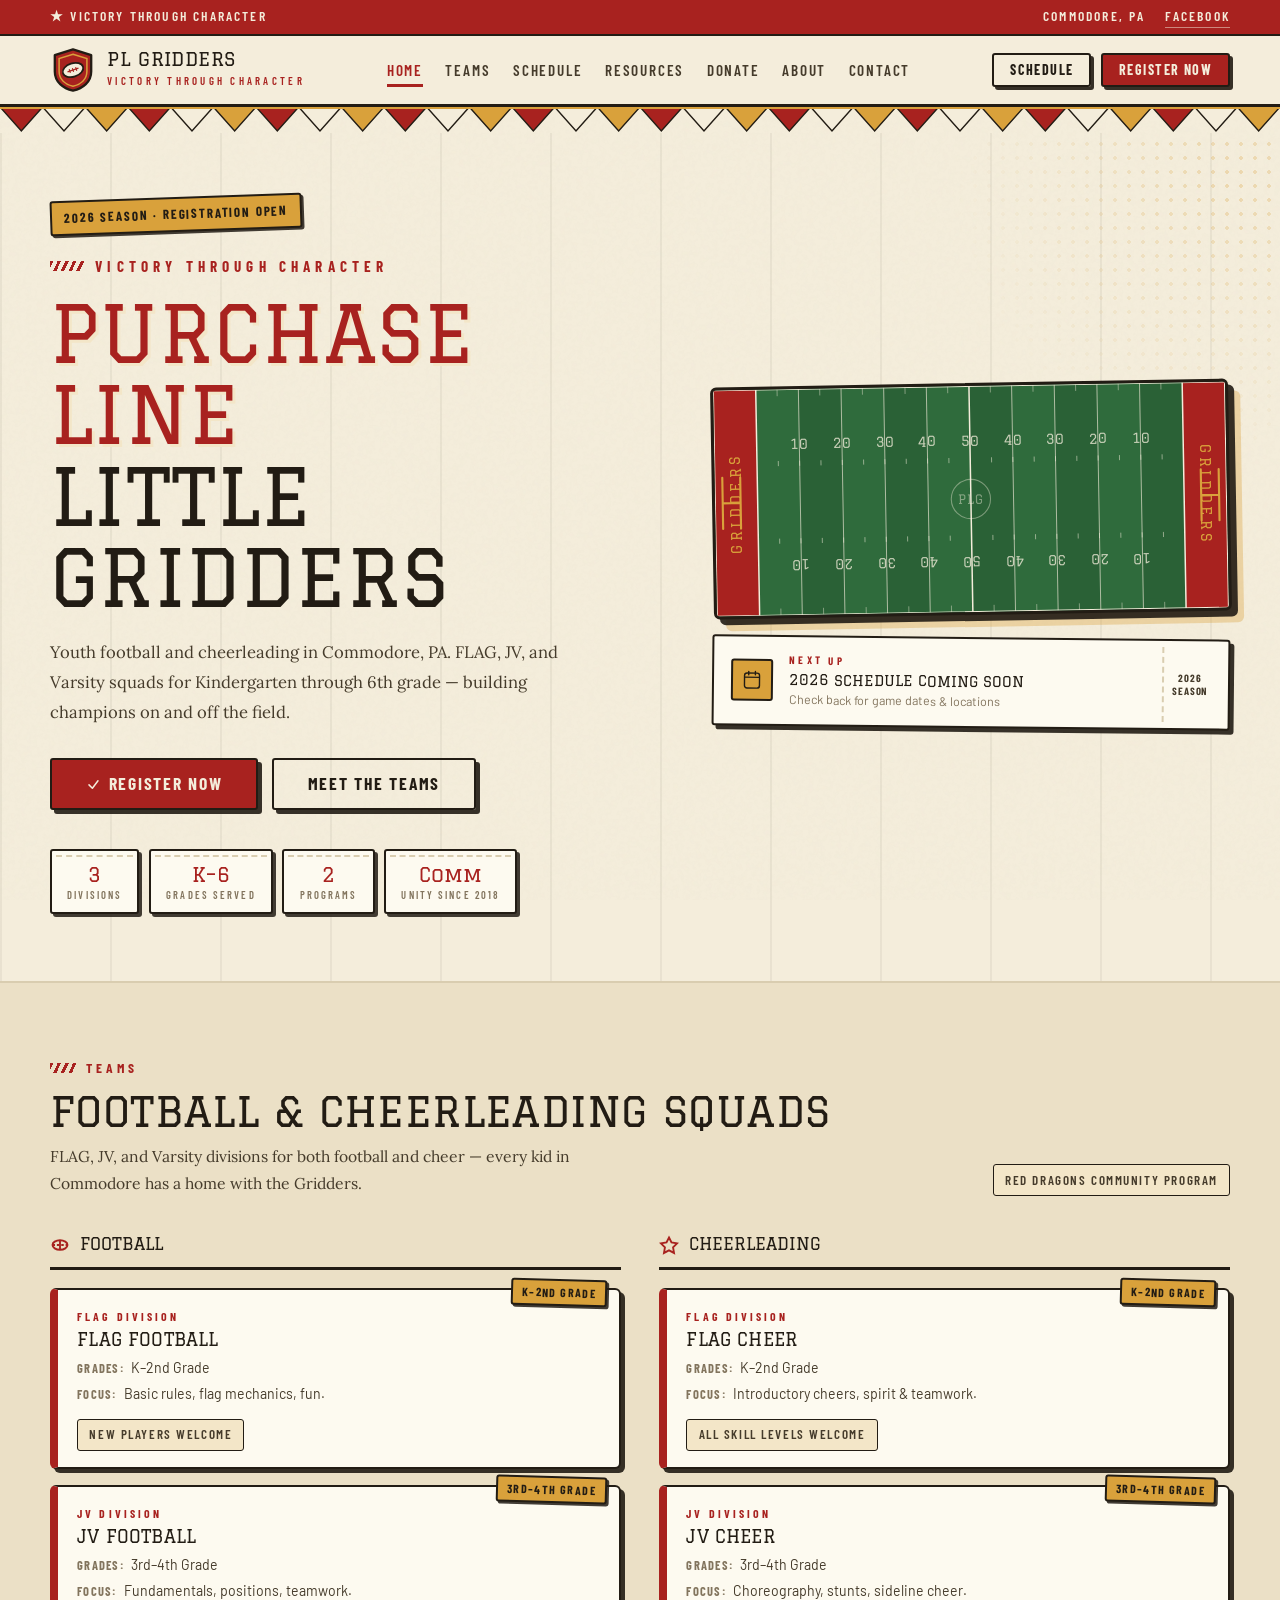
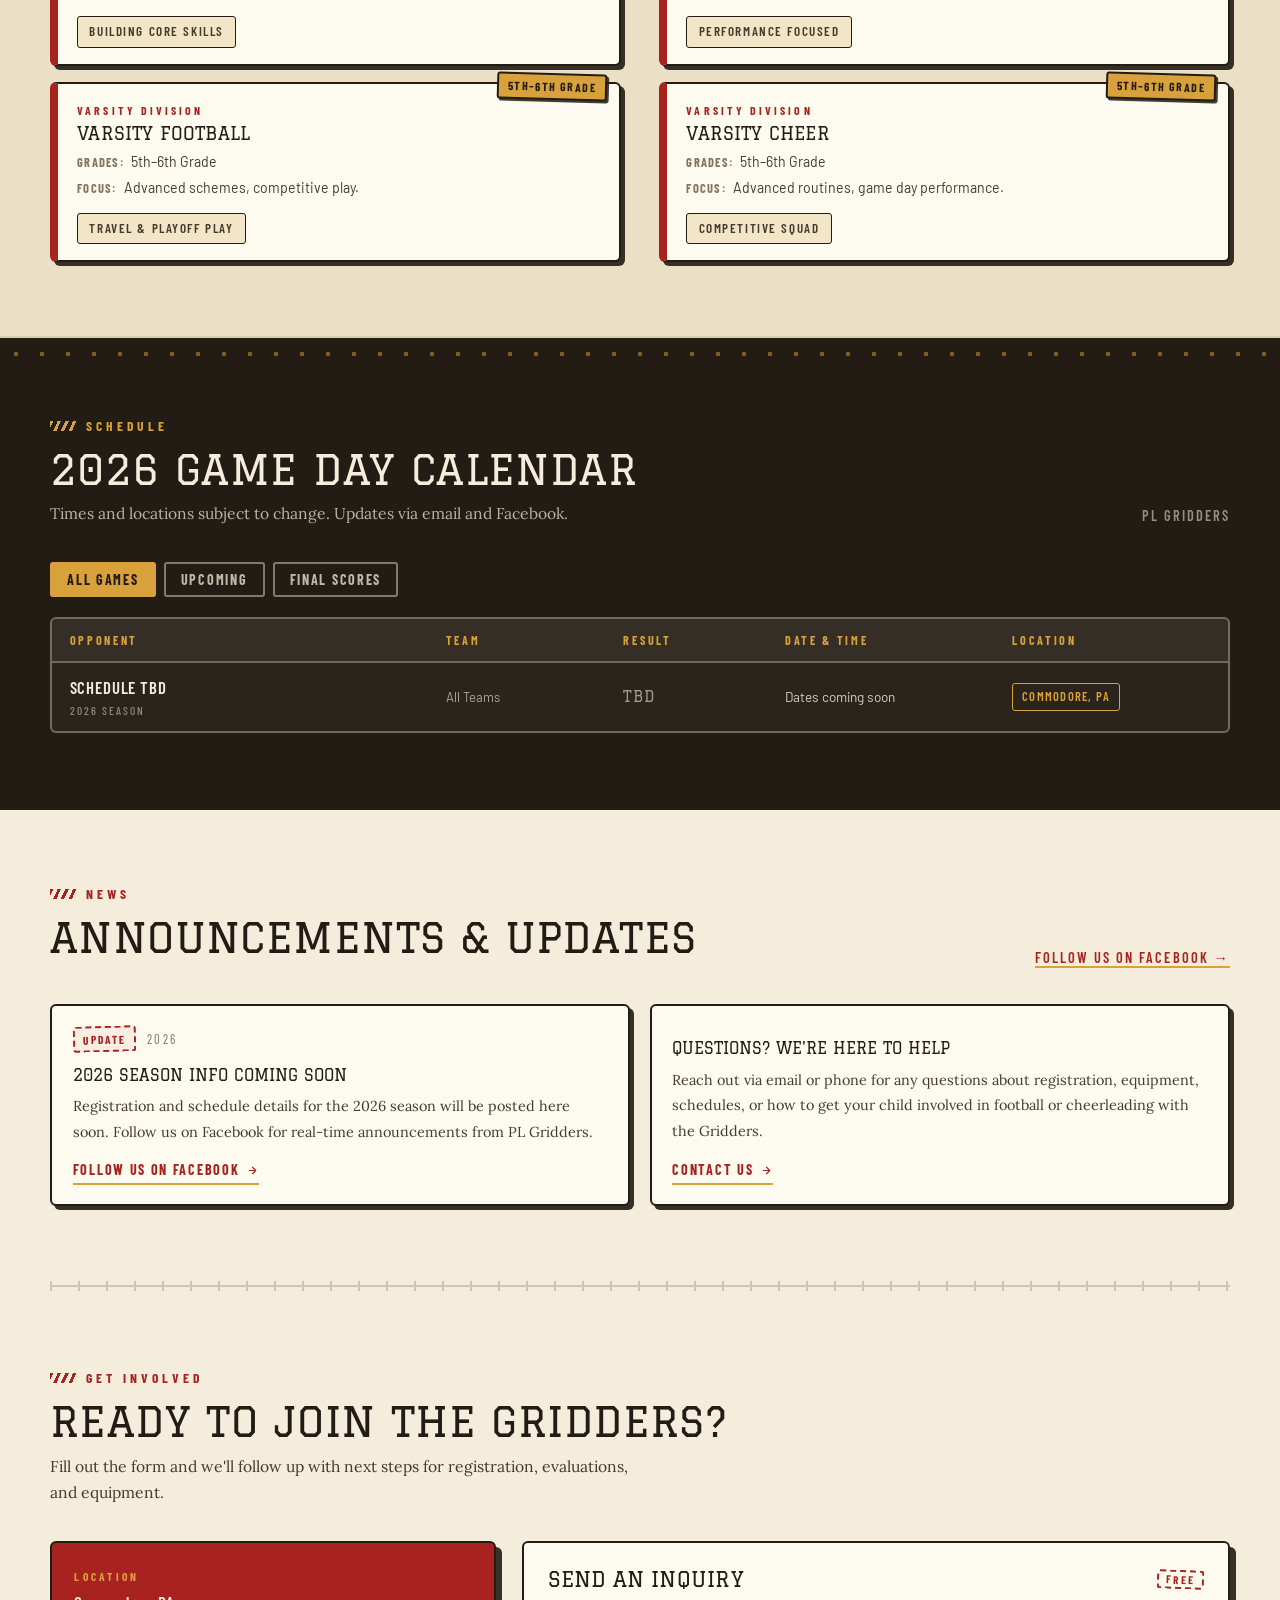
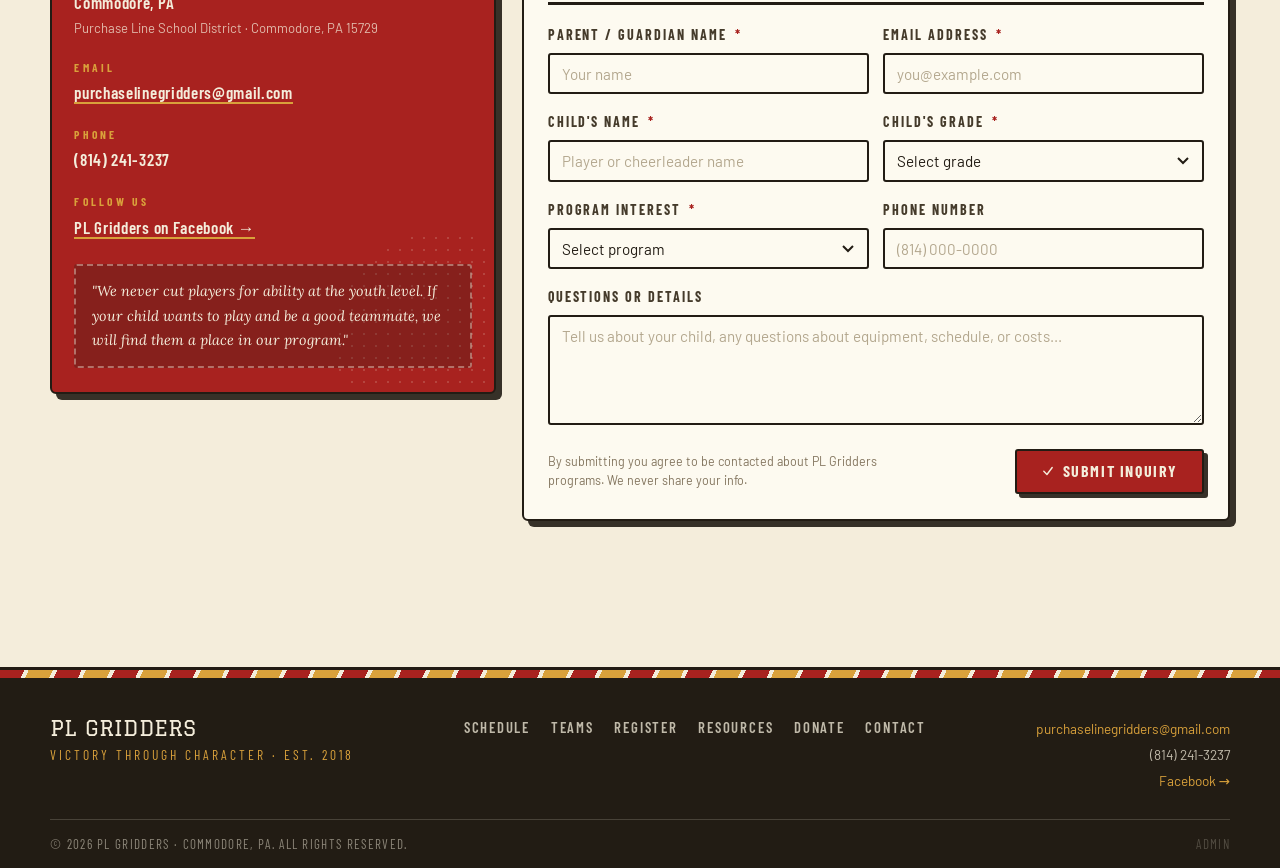
<file: index.html>
<!DOCTYPE html>
<html lang="en">
<head>
  <meta charset="UTF-8">
  <title>PL Gridders | Victory Through Character</title>
  <meta name="viewport" content="width=device-width, initial-scale=1.0">
  <meta name="description" content="PL Gridders – youth football and cheerleading in Commodore, PA. FLAG, JV, and Varsity squads for K–6th grade.">
  <meta name="theme-color" content="#a8221f">
  <link rel="preconnect" href="https://fonts.googleapis.com">
  <link rel="preconnect" href="https://fonts.gstatic.com" crossorigin>
  <link href="https://fonts.googleapis.com/css2?family=Graduate&family=Barlow+Condensed:wght@500;600;700&family=Barlow:wght@400;500;600;700&family=Lora:ital,wght@0,400;0,600;1,400&display=swap" rel="stylesheet">
  <link rel="stylesheet" href="theme.css">
  <style>
    /* ═══ HOME HERO ═══ */
    .hero{position:relative;z-index:1;padding:4rem 0 4.2rem;overflow:hidden}
    .hero::before{ /* faint yard-line grid */
      content:"";position:absolute;inset:0;pointer-events:none;opacity:.05;
      background:repeating-linear-gradient(90deg,var(--ink) 0 2px,transparent 2px 110px);
    }
    .hero::after{ /* gold halftone corner */
      content:"";position:absolute;top:-80px;right:-80px;width:420px;height:420px;border-radius:50%;
      background:radial-gradient(circle, var(--gold) 1.6px, transparent 1.6px);
      background-size:14px 14px;opacity:.28;pointer-events:none;
      -webkit-mask-image:radial-gradient(circle at 70% 30%, #000 0%, transparent 68%);
              mask-image:radial-gradient(circle at 70% 30%, #000 0%, transparent 68%);
    }
    .hero-inner{display:grid;grid-template-columns:minmax(0,1.18fr) minmax(0,1fr);gap:3.2rem;align-items:center}
    .hero-kicker-row{display:flex;align-items:center;gap:.8rem;margin-bottom:1.4rem;animation:fadeDown 600ms ease-out both .1s}
    .hero-tagline{
      font-family:'Barlow Condensed',sans-serif;font-weight:700;font-size:.95rem;
      text-transform:uppercase;letter-spacing:.34em;color:var(--red);
      display:flex;align-items:center;gap:.7rem;margin-bottom:.9rem;
      animation:fadeRight 600ms ease-out both .2s;
    }
    .hero-tagline::before{content:"";width:34px;height:10px;flex-shrink:0;background:repeating-linear-gradient(115deg,var(--red) 0 3px,transparent 3px 7px)}
    .hero-title{font-size:clamp(2.6rem,5.8vw + .5rem,4.9rem);margin-bottom:1.2rem;animation:fadeUp 700ms ease-out both .3s}
    .hero-title .accent{display:block;color:var(--red);text-shadow:3px 3px 0 var(--gold-wash)}
    .hero-title .line2{display:block;color:var(--ink)}
    .hero-subtitle{
      font-family:'Lora',Georgia,serif;font-size:1.04rem;color:var(--ink-2);
      max-width:32rem;line-height:1.8;margin-bottom:1.9rem;
      animation:fadeUp 700ms ease-out both .4s;
    }
    .hero-ctas{display:flex;flex-wrap:wrap;gap:.85rem;margin-bottom:2.4rem;animation:fadeUp 700ms ease-out both .5s}
    @keyframes fadeDown{from{opacity:0;transform:translateY(-14px)}to{opacity:1;transform:none}}
    @keyframes fadeUp{from{opacity:0;transform:translateY(18px)}to{opacity:1;transform:none}}
    @keyframes fadeRight{from{opacity:0;transform:translateX(-18px)}to{opacity:1;transform:none}}
    @keyframes punchIn{from{opacity:0;transform:scale(.94) rotate(.6deg)}to{opacity:1;transform:none}}

    /* stat ticket stubs */
    .hero-stats{display:flex;flex-wrap:wrap;gap:.6rem;animation:fadeUp 700ms ease-out both .6s}
    .h-stat{
      background:var(--card);border:2px solid var(--ink);border-radius:var(--r-sm);
      padding:.55rem .95rem .5rem;text-align:center;box-shadow:3px 3px 0 rgba(34,28,20,.85);
      position:relative;
    }
    .h-stat::before{content:"";position:absolute;top:4px;left:4px;right:4px;border-top:2px dashed var(--line)}
    .h-stat-label{font-family:'Barlow Condensed',sans-serif;font-weight:600;font-size:.66rem;text-transform:uppercase;letter-spacing:.2em;color:var(--muted);order:2}
    .h-stat-value{font-family:'Graduate',serif;font-size:1.25rem;color:var(--red);line-height:1.2;margin-top:.25rem}

    /* hero right: framed field + next-game ticket */
    .hero-panel{animation:punchIn 700ms ease-out both .45s}
    .hero-field{
      border:3px solid var(--ink);border-radius:var(--r-md);overflow:hidden;line-height:0;
      box-shadow:var(--shadow), 12px 12px 0 rgba(217,161,59,.35);
      transform:rotate(-1deg);background:var(--green-deep);
    }
    .hero-field svg{display:block;width:100%;height:auto}
    .hero-next{
      margin-top:1.4rem;display:flex;align-items:center;gap:1rem;
      background:var(--card);border:2px solid var(--ink);border-radius:var(--r-sm);
      box-shadow:var(--shadow-sm);padding:.85rem 1.05rem;position:relative;
      transform:rotate(.6deg);
    }
    .hero-next::before{ /* ticket perforation */
      content:"";position:absolute;top:6px;bottom:6px;right:64px;
      border-right:2px dashed var(--line);
    }
    .next-icon{
      width:42px;height:42px;flex-shrink:0;border:2px solid var(--ink);border-radius:var(--r-sm);
      background:var(--gold);display:flex;align-items:center;justify-content:center;
    }
    .next-icon svg{width:20px;height:20px;stroke:var(--ink)}
    .next-label{font-family:'Barlow Condensed',sans-serif;font-weight:700;font-size:.68rem;text-transform:uppercase;letter-spacing:.3em;color:var(--red)}
    .next-opp{font-family:'Graduate',serif;font-size:.92rem;text-transform:uppercase;line-height:1.3;margin-top:.1rem}
    .next-meta{font-size:.78rem;color:var(--muted);margin-top:.1rem}
    .next-badge{
      margin-left:auto;flex-shrink:0;width:52px;text-align:center;
      font-family:'Barlow Condensed',sans-serif;font-weight:700;font-size:.66rem;
      text-transform:uppercase;letter-spacing:.08em;color:var(--ink-2);line-height:1.3;
      padding-left:.6rem;
    }
    @media(max-width:960px){
      .hero{padding:2.8rem 0 3rem}
      .hero-inner{grid-template-columns:1fr;gap:2.6rem}
      .hero-panel{max-width:560px}
    }

    /* ═══ SECTIONS ═══ */
    .section{padding-block:4.6rem;position:relative;z-index:1}
    .section--band{background:var(--paper-2);border-block:2px solid var(--line)}

    /* ═══ TEAMS ═══ */
    .teams-cols{display:grid;grid-template-columns:1fr 1fr;gap:2.4rem}
    @media(max-width:860px){.teams-cols{grid-template-columns:1fr}}
    .col-heading{
      display:flex;align-items:center;gap:.6rem;margin-bottom:1.1rem;
      font-family:'Graduate',serif;font-size:1.05rem;text-transform:uppercase;
      padding-bottom:.55rem;border-bottom:3px solid var(--ink);
    }
    .col-heading svg{width:20px;height:20px;color:var(--red)}
    .team-stack{display:flex;flex-direction:column;gap:1rem}
    .tc{
      background:var(--card);border:2px solid var(--ink);border-radius:var(--r-md);
      box-shadow:var(--shadow-sm);padding:1.1rem 1.2rem 1rem;position:relative;
      border-left:8px solid var(--red);transition:transform var(--t),box-shadow var(--t);
    }
    .tc:hover{transform:translate(-2px,-2px);box-shadow:6px 6px 0 rgba(34,28,20,.9)}
    .tc-badge{
      position:absolute;top:-11px;right:12px;
      font-family:'Barlow Condensed',sans-serif;font-weight:700;font-size:.74rem;
      text-transform:uppercase;letter-spacing:.12em;color:var(--ink);
      background:var(--gold);border:2px solid var(--ink);border-radius:var(--r-sm);
      padding:.14rem .55rem;box-shadow:2px 2px 0 rgba(34,28,20,.85);transform:rotate(1.6deg);
    }
    .tc-div{font-family:'Barlow Condensed',sans-serif;font-weight:700;font-size:.74rem;text-transform:uppercase;letter-spacing:.26em;color:var(--red);margin-bottom:.2rem}
    .tc-name{font-size:1.15rem;margin-bottom:.55rem}
    .tc-info{font-size:.88rem;color:var(--ink-2);display:flex;flex-direction:column;gap:.22rem;margin-bottom:.8rem}
    .tc-info strong{font-family:'Barlow Condensed',sans-serif;font-weight:700;text-transform:uppercase;letter-spacing:.1em;font-size:.78rem;color:var(--muted);margin-right:.25rem}
    .tc-foot{display:flex;align-items:center;justify-content:space-between;gap:.8rem;flex-wrap:wrap}
    .tc-roster{display:none;margin-top:.9rem;padding-top:.8rem;border-top:2px dashed var(--line)}
    .tc--open .tc-roster{display:block}
    .r-title{font-family:'Barlow Condensed',sans-serif;font-weight:700;font-size:.74rem;text-transform:uppercase;letter-spacing:.26em;color:var(--red);margin-bottom:.5rem}
    .r-chips{display:flex;flex-wrap:wrap;gap:.35rem}
    .r-chip{font-size:.8rem;padding:.18rem .55rem;background:var(--paper);border:1.5px solid var(--line);border-radius:var(--r-sm)}

    /* ═══ SCOREBOARD (SCHEDULE) ═══ */
    .scoreboard{background:var(--ink);color:var(--paper);border-block:3px solid var(--ink);position:relative}
    .scoreboard::before{ /* scoreboard bulbs */
      content:"";position:absolute;top:10px;left:0;right:0;height:6px;opacity:.5;
      background:radial-gradient(circle, var(--gold) 2px, transparent 2.6px);
      background-size:26px 6px;background-position:center;background-repeat:repeat-x;
    }
    .scoreboard .sk{color:var(--gold)}
    .scoreboard .sk::before{background:repeating-linear-gradient(115deg,var(--gold) 0 3px,transparent 3px 7px)}
    .scoreboard .st{color:var(--paper)}
    .scoreboard .ss{color:rgba(244,237,219,.72)}
    .scoreboard .sa{color:rgba(244,237,219,.55)}
    .sched-filters{display:flex;gap:.5rem;margin-bottom:1.3rem;flex-wrap:wrap}
    .filt{
      font-family:'Barlow Condensed',sans-serif;font-weight:700;font-size:.88rem;
      text-transform:uppercase;letter-spacing:.12em;
      padding:.42rem .95rem;border:2px solid rgba(244,237,219,.45);border-radius:var(--r-sm);
      background:transparent;color:rgba(244,237,219,.75);transition:all var(--t);
    }
    .filt:hover{border-color:var(--gold);color:var(--gold)}
    .filt--on{background:var(--gold);border-color:var(--gold);color:var(--ink)}
    .s-table{border:2px solid rgba(244,237,219,.35);border-radius:var(--r-md);overflow:hidden;background:rgba(244,237,219,.04)}
    .s-head,.s-row{
      display:grid;grid-template-columns:2.2fr 1fr .9fr 1.3fr 1.2fr;gap:.8rem;
      padding:.7rem 1.1rem;align-items:center;
    }
    .s-head{
      font-family:'Barlow Condensed',sans-serif;font-weight:700;font-size:.76rem;
      text-transform:uppercase;letter-spacing:.22em;color:var(--gold);
      border-bottom:2px solid rgba(244,237,219,.3);background:rgba(244,237,219,.05);
    }
    .s-row{border-bottom:1px dashed rgba(244,237,219,.18);font-size:.92rem}
    .s-row:last-child{border-bottom:none}
    .s-row:hover{background:rgba(244,237,219,.05)}
    .s-opp{font-family:'Barlow Condensed',sans-serif;font-weight:600;font-size:1.05rem;text-transform:uppercase;letter-spacing:.05em;display:flex;flex-direction:column}
    .s-sub{font-size:.72rem;letter-spacing:.18em;color:rgba(244,237,219,.5);font-weight:500}
    .s-team{font-size:.82rem;color:rgba(244,237,219,.65)}
    .s-date{font-size:.85rem;color:rgba(244,237,219,.85)}
    .s-res{font-family:'Graduate',serif;font-size:.95rem;letter-spacing:.04em;color:rgba(244,237,219,.6)}
    .r-win{color:#7fc98f}
    .r-loss{color:#f0857f}
    .s-tag{
      display:inline-block;font-family:'Barlow Condensed',sans-serif;font-weight:600;
      font-size:.78rem;text-transform:uppercase;letter-spacing:.1em;
      padding:.18rem .55rem;border:1.5px solid rgba(244,237,219,.35);border-radius:var(--r-sm);
      color:rgba(244,237,219,.8);
    }
    .s-tag--home{border-color:var(--gold);color:var(--gold)}
    .s-empty{display:none;padding:1.4rem;text-align:center;color:rgba(244,237,219,.55);font-family:'Barlow Condensed',sans-serif;text-transform:uppercase;letter-spacing:.16em}
    .s-empty.on{display:block}
    @media(max-width:760px){
      .s-head{display:none}
      .s-row{grid-template-columns:1fr 1fr;gap:.35rem .8rem;padding:.85rem 1rem}
      .s-row>:nth-child(1){grid-column:1/-1}
    }

    /* ═══ NEWS ═══ */
    .news-grid{display:grid;grid-template-columns:repeat(auto-fit,minmax(290px,1fr));gap:1.2rem}
    .nc{
      background:var(--card);border:2px solid var(--ink);border-radius:var(--r-md);
      box-shadow:var(--shadow-sm);padding:1.25rem 1.3rem 1.15rem;
      display:flex;flex-direction:column;transition:transform var(--t),box-shadow var(--t);
    }
    .nc:hover{transform:translate(-2px,-2px);box-shadow:6px 6px 0 rgba(34,28,20,.9)}
    .n-meta{display:flex;align-items:center;gap:.7rem;margin-bottom:.7rem;font-family:'Barlow Condensed',sans-serif;font-size:.8rem;text-transform:uppercase;letter-spacing:.16em;color:var(--muted)}
    .nbadge{
      font-weight:700;font-size:.72rem;letter-spacing:.18em;color:var(--red);
      border:2px dashed var(--red);border-radius:var(--r-sm);padding:.12rem .5rem;
      transform:rotate(-1.5deg);background:rgba(168,34,31,.05);
    }
    .n-title{font-family:'Graduate',serif;font-weight:400;font-size:1.02rem;text-transform:uppercase;line-height:1.35;margin-bottom:.55rem}
    .n-body{font-family:'Lora',Georgia,serif;font-size:.9rem;color:var(--ink-2);line-height:1.75;flex:1;margin-bottom:.9rem}
    .n-link{
      display:inline-flex;align-items:center;gap:.4rem;align-self:flex-start;
      font-family:'Barlow Condensed',sans-serif;font-weight:700;font-size:.88rem;
      text-transform:uppercase;letter-spacing:.12em;color:var(--red);
      border-bottom:2px solid var(--gold);padding-bottom:.1rem;transition:color var(--t);
    }
    .n-link:hover{color:var(--red-deep)}

    /* ═══ CONTACT ═══ */
    .con-grid{display:grid;grid-template-columns:minmax(0,.85fr) minmax(0,1.35fr);gap:1.6rem;align-items:start}
    @media(max-width:880px){.con-grid{grid-template-columns:1fr}}
    .cp{
      background:var(--red);color:var(--paper);border:2px solid var(--ink);border-radius:var(--r-md);
      box-shadow:var(--shadow);padding:1.5rem 1.4rem;display:flex;flex-direction:column;gap:1.15rem;
      position:relative;overflow:hidden;
    }
    .cp::after{
      content:"";position:absolute;bottom:-60px;right:-60px;width:220px;height:220px;border-radius:50%;
      background:radial-gradient(circle, rgba(244,237,219,.35) 1.4px, transparent 1.4px);
      background-size:12px 12px;opacity:.5;pointer-events:none;
    }
    .cl{font-family:'Barlow Condensed',sans-serif;font-weight:700;font-size:.72rem;text-transform:uppercase;letter-spacing:.28em;color:var(--gold);margin-bottom:.2rem}
    .cv{font-family:'Barlow Condensed',sans-serif;font-weight:600;font-size:1.06rem;letter-spacing:.04em}
    .cv a{border-bottom:2px solid var(--gold)}
    .cn{font-size:.82rem;color:rgba(244,237,219,.75);margin-top:.15rem}
    .c-hi{
      margin-top:.3rem;background:rgba(34,28,20,.25);border:2px dashed rgba(244,237,219,.4);
      border-radius:var(--r-sm);padding:.85rem .95rem;
      font-family:'Lora',Georgia,serif;font-style:italic;font-size:.9rem;line-height:1.7;
      position:relative;z-index:1;
    }
    .cf{
      background:var(--card);border:2px solid var(--ink);border-radius:var(--r-md);
      box-shadow:var(--shadow);padding:1.6rem 1.5rem;
    }
    .cf-title{font-size:1.3rem;margin-bottom:1.2rem;padding-bottom:.7rem;border-bottom:3px solid var(--ink);display:flex;align-items:center;justify-content:space-between;gap:1rem}
    .cf-title::after{content:"FREE";font-family:'Barlow Condensed',sans-serif;font-weight:700;font-size:.7rem;letter-spacing:.2em;color:var(--red);border:2px dashed var(--red);padding:.1rem .45rem;border-radius:var(--r-sm);transform:rotate(2deg)}
    .fg{display:grid;grid-template-columns:1fr 1fr;gap:0 .9rem}
    @media(max-width:640px){.fg{grid-template-columns:1fr}}
    .cf-foot{display:flex;align-items:center;justify-content:space-between;gap:1rem;flex-wrap:wrap;margin-top:.4rem}
    .cf-fn{font-size:.78rem;color:var(--muted);max-width:24rem;line-height:1.5}
    .f-ok{
      display:none;margin-top:1rem;padding:.8rem 1rem;border:2px solid var(--green);
      border-radius:var(--r-sm);background:rgba(47,107,60,.08);color:var(--green-deep);
      font-weight:600;font-size:.92rem;
    }
    .f-ok.on{display:block}
  </style>
</head>
<body>

<!-- ============================================================
     SITE CONFIGURATION — Edit here or use admin.html
============================================================ -->
<script>
const SITE_CONFIG = {
  org: {
    name:      "PL Gridders",
    fullName:  "PL Gridders",
    tagline:   "Victory Through Character",
    season:    "2026",
    location:  "Commodore, PA",
    address:   "Purchase Line School District · Commodore, PA 15729",
    email:     "purchaselinegridders@gmail.com",
    phone:     "(814) 241-3237",
    facebook:  "https://www.facebook.com/Purchase-Line-Little-Gridders-313146252057597",
    instagram: "",
  },
  hero: {
    kicker:    "2026 Season · Registration Open",
    headLine1: "Purchase Line",
    headLine2: "Little Gridders",
    subtitle:  "Youth football and cheerleading in Commodore, PA. FLAG, JV, and Varsity squads for Kindergarten through 6th grade — building champions on and off the field.",
    nextGame: {
      opponent: "2026 schedule coming soon",
      time:     "Check back for game dates & locations",
      label:    "2026 Season",
    },
  },
  stats: [
    { num:"3",    label:"Divisions"          },
    { num:"K–6",  label:"Grades Served"      },
    { num:"2",    label:"Programs"           },
    { num:"Comm", label:"Unity Since 2018"   },
  ],
  registration: {
    isOpen:        true,
    tryoutDates:   "Dates TBD – check back soon",
    parentMeeting: "TBD – details sent via email",
    divisions: [
      { id:"flag",    level:"FLAG Division",    name:"Flag Gridders",    grades:"Kindergarten – 2nd Grade",  fee:"$--",  feeNote:"Paid securely via Stripe", stripeLink:"https://buy.stripe.com/bJe28r2Qy5PRcXs5AU2VG03", tryoutTime:"TBD", featured:false },
      { id:"jv",      level:"JV Division",      name:"JV Gridders",      grades:"3rd – 4th Grade",           fee:"$--",  feeNote:"Paid securely via Stripe", stripeLink:"https://buy.stripe.com/bJe28r2Qy5PRcXs5AU2VG03", tryoutTime:"TBD", featured:true  },
      { id:"varsity", level:"Varsity Division",  name:"Varsity Gridders", grades:"5th – 6th Grade",           fee:"$--",  feeNote:"Paid securely via Stripe", stripeLink:"https://buy.stripe.com/bJe28r2Qy5PRcXs5AU2VG03", tryoutTime:"TBD", featured:false },
    ],
    perks:[
      "Football & cheerleading squads",
      "Experienced local coaches",
      "Full season schedule",
      "Instant receipt emailed to you",
    ],
  },
  // ── CONTACT FORM ─────────────────────────────────────────────
  // Inquiries are sent via Web3Forms (same key as register/donate).
  // Can be overridden from the Settings sheet ("Web3Forms Key").
  web3formsKey: "2f112d65-7fc7-447b-a597-4b55505c911c",
  formSubmitEmail: "purchaselinegridders@gmail.com",
  sheets: {
    id:       "1uf_RiluRt0-WLpasKP8bmxPfMWNPgERO0pxbxk_4xcQ",
    schedule: "Schedule",
    news:     "News",
    teams:    "Teams",
  },
};
</script>

<!-- TOP STRIPE -->
<div class="top-stripe">
  <div class="container">
    <span>★ Victory Through Character</span>
    <div class="ts-right">
      <span class="ts-hide" id="ts-loc">Commodore, PA</span>
      <a href="https://www.facebook.com/Purchase-Line-Little-Gridders-313146252057597" target="_blank" rel="noopener">Facebook</a>
    </div>
  </div>
</div>

<!-- HEADER -->
<header class="site-header" id="top">
  <div class="container">
    <nav class="nav">
      <a href="#home" class="brand">
        <div class="brand-logo">
          <svg viewBox="0 0 48 48" xmlns="http://www.w3.org/2000/svg" aria-hidden="true">
            <path d="M24 2.5 43 8.5v17c0 11-8.6 17.6-19 20-10.4-2.4-19-9-19-20v-17Z" fill="#a8221f" stroke="#221c14" stroke-width="2.4" stroke-linejoin="round"/>
            <path d="M24 7.5 38.5 12v13.2c0 8.6-6.6 13.8-14.5 15.8-7.9-2-14.5-7.2-14.5-15.8V12Z" fill="none" stroke="#d9a13b" stroke-width="1.6"/>
            <g transform="rotate(-18 24 24)">
              <ellipse cx="24" cy="24" rx="11" ry="7" fill="#f4eddb" stroke="#221c14" stroke-width="1.8"/>
              <line x1="18" y1="24" x2="30" y2="24" stroke="#a8221f" stroke-width="1.4"/>
              <line x1="20.5" y1="22" x2="20.5" y2="26" stroke="#a8221f" stroke-width="1.2"/>
              <line x1="24" y1="22" x2="24" y2="26" stroke="#a8221f" stroke-width="1.2"/>
              <line x1="27.5" y1="22" x2="27.5" y2="26" stroke="#a8221f" stroke-width="1.2"/>
            </g>
          </svg>
        </div>
        <div>
          <div class="brand-name" id="brand-name">PL Gridders</div>
          <div class="brand-sub" id="brand-sub">Victory Through Character</div>
        </div>
      </a>
      <button class="nav-toggle" id="nav-toggle" aria-label="Toggle menu"><span class="hamburger"></span></button>
      <div class="nav-links" id="nav-links">
        <a href="#home" class="on">Home</a>
        <a href="#teams">Teams</a>
        <a href="#schedule">Schedule</a>
        <a href="resources.html">Resources</a>
        <a href="donate.html">Donate</a>
        <a href="about.html">About</a>
        <a href="#contact">Contact</a>
        <a href="register.html" class="nav-reg">Register Now</a>
      </div>
      <div class="nav-actions">
        <button class="btn btn--ghost btn--sm" onclick="goTo('schedule')">Schedule</button>
        <button class="btn btn--red btn--sm" onclick="location.href='register.html'">Register Now</button>
      </div>
    </nav>
  </div>
</header>

<!-- PENNANT BUNTING -->
<div class="bunting" aria-hidden="true">
  <svg preserveAspectRatio="none" viewBox="0 0 1200 26" xmlns="http://www.w3.org/2000/svg">
    <defs>
      <pattern id="pennants" x="0" y="0" width="120" height="26" patternUnits="userSpaceOnUse">
        <path d="M0 0h40L20 24Z"   fill="#a8221f" stroke="#221c14" stroke-width="1.4"/>
        <path d="M40 0h40L60 24Z"  fill="#f4eddb" stroke="#221c14" stroke-width="1.4"/>
        <path d="M80 0h40L100 24Z" fill="#d9a13b" stroke="#221c14" stroke-width="1.4"/>
      </pattern>
    </defs>
    <rect width="1200" height="26" fill="url(#pennants)"/>
  </svg>
</div>

<!-- HERO -->
<section class="hero" id="home">
  <div class="container hero-inner">
    <div>
      <div class="hero-kicker-row"><span class="sticker" id="hero-kicker">2026 Season · Registration Open</span></div>
      <div class="hero-tagline" id="hero-tagline">Victory Through Character</div>
      <h1 class="display hero-title">
        <span class="accent" id="hero-line1">Purchase Line</span>
        <span class="line2" id="hero-line2">Little Gridders</span>
      </h1>
      <p class="hero-subtitle" id="hero-sub">Youth football and cheerleading in Commodore, PA. FLAG, JV, and Varsity squads for Kindergarten through 6th grade — building champions on and off the field.</p>
      <div class="hero-ctas">
        <button class="btn btn--red btn--lg" onclick="location.href='register.html'">
          <svg viewBox="0 0 20 20" fill="none" width="15" height="15"><path d="M4 10.5 8.5 15 16 5" stroke="currentColor" stroke-width="2" stroke-linecap="round" stroke-linejoin="round"/></svg>
          Register Now
        </button>
        <button class="btn btn--ghost btn--lg" onclick="goTo('teams')">Meet the Teams</button>
      </div>
      <div class="hero-stats" id="hero-stats"></div>
    </div>
    <div class="hero-right">
      <div class="hero-panel">
        <div class="hero-field" id="hero-field">
          <svg viewBox="0 0 1200 530" xmlns="http://www.w3.org/2000/svg" role="img" aria-label="Football field diagram">
            <defs>
              <pattern id="grass" x="100" y="0" width="200" height="530" patternUnits="userSpaceOnUse">
                <rect x="0"   y="0" width="100" height="530" fill="#2f6b3c"/>
                <rect x="100" y="0" width="100" height="530" fill="#2a6136"/>
              </pattern>
            </defs>
            <!-- end zones -->
            <rect x="0" y="0" width="100" height="530" fill="#a8221f"/>
            <rect x="1100" y="0" width="100" height="530" fill="#a8221f"/>
            <text x="50" y="265" font-family="Graduate, Arial Black, Arial" font-size="34" fill="#d9a13b" text-anchor="middle" dominant-baseline="middle" transform="rotate(-90,50,265)" letter-spacing="8">GRIDDERS</text>
            <text x="1150" y="265" font-family="Graduate, Arial Black, Arial" font-size="34" fill="#d9a13b" text-anchor="middle" dominant-baseline="middle" transform="rotate(90,1150,265)" letter-spacing="8">GRIDDERS</text>
            <!-- playing field -->
            <rect x="100" y="0" width="1000" height="530" fill="url(#grass)"/>
            <!-- yard lines -->
            <path d="M200 0V530 M300 0V530 M400 0V530 M500 0V530 M700 0V530 M800 0V530 M900 0V530 M1000 0V530" stroke="rgba(244,237,219,.75)" stroke-width="2"/>
            <path d="M100 0V530 M600 0V530 M1100 0V530" stroke="#f4eddb" stroke-width="3.5"/>
            <!-- edge ticks -->
            <path d="M150 0v16 M250 0v16 M350 0v16 M450 0v16 M550 0v16 M650 0v16 M750 0v16 M850 0v16 M950 0v16 M1050 0v16" stroke="rgba(244,237,219,.5)" stroke-width="2"/>
            <path d="M150 530v-16 M250 530v-16 M350 530v-16 M450 530v-16 M550 530v-16 M650 530v-16 M750 530v-16 M850 530v-16 M950 530v-16 M1050 530v-16" stroke="rgba(244,237,219,.5)" stroke-width="2"/>
            <!-- hash marks -->
            <path d="M150 168v12 M200 168v12 M250 168v12 M300 168v12 M350 168v12 M400 168v12 M450 168v12 M500 168v12 M550 168v12 M650 168v12 M700 168v12 M750 168v12 M800 168v12 M850 168v12 M900 168v12 M950 168v12 M1000 168v12 M1050 168v12" stroke="rgba(244,237,219,.6)" stroke-width="2"/>
            <path d="M150 350v12 M200 350v12 M250 350v12 M300 350v12 M350 350v12 M400 350v12 M450 350v12 M500 350v12 M550 350v12 M650 350v12 M700 350v12 M750 350v12 M800 350v12 M850 350v12 M900 350v12 M950 350v12 M1000 350v12 M1050 350v12" stroke="rgba(244,237,219,.6)" stroke-width="2"/>
            <!-- yard numbers -->
            <g font-family="Graduate, Arial Black, Arial" font-size="32" fill="rgba(244,237,219,.78)" text-anchor="middle">
              <text x="200" y="140">10</text><text x="300" y="140">20</text><text x="400" y="140">30</text><text x="500" y="140">40</text>
              <text x="600" y="140">50</text>
              <text x="700" y="140">40</text><text x="800" y="140">30</text><text x="900" y="140">20</text><text x="1000" y="140">10</text>
            </g>
            <g font-family="Graduate, Arial Black, Arial" font-size="32" fill="rgba(244,237,219,.78)" text-anchor="middle">
              <text x="200" y="400" transform="rotate(180,200,400)">10</text><text x="300" y="400" transform="rotate(180,300,400)">20</text>
              <text x="400" y="400" transform="rotate(180,400,400)">30</text><text x="500" y="400" transform="rotate(180,500,400)">40</text>
              <text x="600" y="400" transform="rotate(180,600,400)">50</text>
              <text x="700" y="400" transform="rotate(180,700,400)">40</text><text x="800" y="400" transform="rotate(180,800,400)">30</text>
              <text x="900" y="400" transform="rotate(180,900,400)">20</text><text x="1000" y="400" transform="rotate(180,1000,400)">10</text>
            </g>
            <!-- midfield mark -->
            <circle cx="600" cy="265" r="46" fill="none" stroke="rgba(244,237,219,.4)" stroke-width="2.5"/>
            <text x="600" y="276" font-family="Graduate, Arial Black, Arial" font-size="30" fill="rgba(244,237,219,.45)" text-anchor="middle" letter-spacing="3">PLG</text>
            <!-- goal posts -->
            <path d="M18 205v120 M18 265h42 M60 205v120" stroke="#d9a13b" stroke-width="5" stroke-linecap="round" fill="none"/>
            <path d="M1182 205v120 M1182 265h-42 M1140 205v120" stroke="#d9a13b" stroke-width="5" stroke-linecap="round" fill="none"/>
            <!-- frame -->
            <rect x="0" y="0" width="1200" height="530" fill="none" stroke="#f4eddb" stroke-width="4"/>
          </svg>
        </div>
        <div class="hero-next">
          <div class="next-icon">
            <svg viewBox="0 0 24 24" fill="none"><rect x="3" y="4" width="18" height="18" rx="3" stroke-width="1.7"/><line x1="3" y1="9" x2="21" y2="9" stroke-width="1.5"/><line x1="8" y1="2" x2="8" y2="6" stroke-width="1.7" stroke-linecap="round"/><line x1="16" y1="2" x2="16" y2="6" stroke-width="1.7" stroke-linecap="round"/></svg>
          </div>
          <div>
            <div class="next-label">Next Up</div>
            <div class="next-opp" id="next-opp">2026 schedule coming soon</div>
            <div class="next-meta" id="next-meta">Check back for game dates & locations</div>
          </div>
          <div class="next-badge" id="next-badge">2026 Season</div>
        </div>
      </div>
    </div>
  </div>
</section>

<!-- TEAMS -->
<section class="section section--band reveal" id="teams">
  <div class="container">
    <div class="sh">
      <div>
        <div class="sk">Teams</div>
        <h2 class="display st">Football &amp; Cheerleading Squads</h2>
        <p class="ss">FLAG, JV, and Varsity divisions for both football and cheer — every kid in Commodore has a home with the Gridders.</p>
      </div>
      <div class="sa"><span class="chip">Red Dragons Community Program</span></div>
    </div>
    <div class="teams-cols">
      <div>
        <div class="col-heading">
          <svg viewBox="0 0 16 16" fill="none" stroke="currentColor" stroke-width="1.5"><ellipse cx="8" cy="8" rx="6" ry="3.8"/><line x1="2" y1="8" x2="14" y2="8" stroke-dasharray="2 1.5"/><line x1="8" y1="4.2" x2="8" y2="11.8"/></svg>
          Football
        </div>
        <div class="team-stack reveal-stagger" id="fb-grid"><div class="loading"><span class="spinner"></span>Loading teams...</div></div>
      </div>
      <div>
        <div class="col-heading">
          <svg viewBox="0 0 16 16" fill="none" stroke="currentColor" stroke-width="1.5"><path d="M8 2L10 6l4.5.7-3.25 3.15.77 4.5L8 12.25 3.98 14.35l.77-4.5L1.5 6.7 6 6z"/></svg>
          Cheerleading
        </div>
        <div class="team-stack reveal-stagger" id="ch-grid"><div class="loading"><span class="spinner"></span>Loading squads...</div></div>
      </div>
    </div>
  </div>
</section>

<!-- SCHEDULE / SCOREBOARD -->
<section class="section scoreboard reveal" id="schedule">
  <div class="container">
    <div class="sh">
      <div>
        <div class="sk">Schedule</div>
        <h2 class="display st">2026 Game Day Calendar</h2>
        <p class="ss">Times and locations subject to change. Updates via email and Facebook.</p>
      </div>
      <div class="sa">PL Gridders</div>
    </div>
    <div class="sched-filters">
      <button class="filt filt--on" data-f="all">All Games</button>
      <button class="filt" data-f="upcoming">Upcoming</button>
      <button class="filt" data-f="final">Final Scores</button>
    </div>
    <div class="s-table">
      <div class="s-head"><span>Opponent</span><span>Team</span><span>Result</span><span>Date &amp; Time</span><span>Location</span></div>
      <div id="sched-rows"><div class="loading" style="padding:1rem;color:rgba(244,237,219,.6)"><span class="spinner"></span>Loading schedule...</div></div>
      <div class="s-empty" id="sched-empty">No games match the selected filter.</div>
    </div>
  </div>
</section>

<!-- NEWS -->
<section class="section reveal" id="news">
  <div class="container">
    <div class="sh">
      <div>
        <div class="sk">News</div>
        <h2 class="display st">Announcements &amp; Updates</h2>
      </div>
      <div class="sa"><a href="https://www.facebook.com/Purchase-Line-Little-Gridders-313146252057597" target="_blank" rel="noopener">Follow us on Facebook →</a></div>
    </div>
    <div class="news-grid reveal-stagger" id="news-grid"><div class="loading"><span class="spinner"></span>Loading...</div></div>
  </div>
</section>

<div class="container"><hr class="hashrule"></div>

<!-- CONTACT -->
<section class="section reveal" id="contact">
  <div class="container">
    <div class="sh">
      <div>
        <div class="sk">Get Involved</div>
        <h2 class="display st">Ready to Join the Gridders?</h2>
        <p class="ss">Fill out the form and we'll follow up with next steps for registration, evaluations, and equipment.</p>
      </div>
    </div>
    <div class="con-grid">
      <aside class="cp">
        <div>
          <div class="cl">Location</div>
          <div class="cv" id="c-loc">Commodore, PA</div>
          <div class="cn" id="c-addr">Purchase Line School District · Commodore, PA 15729</div>
        </div>
        <div>
          <div class="cl">Email</div>
          <div class="cv"><a href="mailto:purchaselinegridders@gmail.com" id="c-email">purchaselinegridders@gmail.com</a></div>
        </div>
        <div>
          <div class="cl">Phone</div>
          <div class="cv" id="c-phone">(814) 241-3237</div>
        </div>
        <div>
          <div class="cl">Follow Us</div>
          <div class="cv"><a href="https://www.facebook.com/Purchase-Line-Little-Gridders-313146252057597" target="_blank" rel="noopener">PL Gridders on Facebook →</a></div>
        </div>
        <div class="c-hi">"We never cut players for ability at the youth level. If your child wants to play and be a good teammate, we will find them a place in our program."</div>
      </aside>
      <form class="cf" id="cform" novalidate>
        <div class="cf-title display">Send an Inquiry</div>
        <div class="fg">
          <div class="ffield"><label class="flabel" for="pname">Parent / Guardian Name <span class="req">*</span></label><input class="finput" id="pname" name="parent-name" type="text" placeholder="Your name" required></div>
          <div class="ffield"><label class="flabel" for="pemail">Email Address <span class="req">*</span></label><input class="finput" id="pemail" name="email" type="email" placeholder="you@example.com" required></div>
          <div class="ffield"><label class="flabel" for="cname">Child's Name <span class="req">*</span></label><input class="finput" id="cname" name="child-name" type="text" placeholder="Player or cheerleader name" required></div>
          <div class="ffield">
            <label class="flabel" for="cgrade">Child's Grade <span class="req">*</span></label>
            <select class="fselect" id="cgrade" name="grade" required>
              <option value="">Select grade</option>
              <option value="k">Kindergarten</option>
              <option value="1">1st Grade</option>
              <option value="2">2nd Grade</option>
              <option value="3">3rd Grade</option>
              <option value="4">4th Grade</option>
              <option value="5">5th Grade</option>
              <option value="6">6th Grade</option>
            </select>
          </div>
          <div class="ffield">
            <label class="flabel" for="prog">Program Interest <span class="req">*</span></label>
            <select class="fselect" id="prog" name="program" required>
              <option value="">Select program</option>
              <option value="football">Football</option>
              <option value="cheer">Cheerleading</option>
              <option value="both">Both Football &amp; Cheer</option>
              <option value="unsure">Not sure yet</option>
            </select>
          </div>
          <div class="ffield"><label class="flabel" for="cphone">Phone Number</label><input class="finput" id="cphone" name="phone" type="tel" placeholder="(814) 000-0000"></div>
        </div>
        <div class="ffield"><label class="flabel" for="msg">Questions or Details</label><textarea class="ftextarea" id="msg" name="message" placeholder="Tell us about your child, any questions about equipment, schedule, or costs..."></textarea></div>
        <div class="cf-foot">
          <p class="cf-fn">By submitting you agree to be contacted about PL Gridders programs. We never share your info.</p>
          <button type="submit" class="btn btn--red">
            <svg viewBox="0 0 20 20" fill="none" width="14" height="14"><path d="M4 10.5 8.5 15 16 5" stroke="currentColor" stroke-width="2" stroke-linecap="round" stroke-linejoin="round"/></svg>
            Submit Inquiry
          </button>
        </div>
        <div class="f-ok" id="f-ok">Message received! We'll be in touch soon.</div>
      </form>
    </div>
  </div>
</section>

<!-- FOOTER -->
<footer class="site-footer">
  <div class="container foot-inner">
    <div class="foot-brand">
      <div class="display">PL Gridders</div>
      <p>Victory Through Character · Est. 2018</p>
    </div>
    <div class="f-links">
      <a href="#schedule">Schedule</a>
      <a href="#teams">Teams</a>
      <a href="register.html">Register</a>
      <a href="resources.html">Resources</a>
      <a href="donate.html">Donate</a>
      <a href="#contact">Contact</a>
    </div>
    <div class="f-contact">
      <a href="mailto:purchaselinegridders@gmail.com">purchaselinegridders@gmail.com</a><br>
      (814) 241-3237<br>
      <a href="https://www.facebook.com/Purchase-Line-Little-Gridders-313146252057597" id="fb-btn" target="_blank" rel="noopener">Facebook →</a>
    </div>
  </div>
  <div class="container foot-base">
    <div>&copy; <span id="yr"></span> PL Gridders · Commodore, PA. All rights reserved.</div>
    <a href="admin.html" style="opacity:.45">Admin</a>
  </div>
</footer>

<script>
(function(){
  function g(id){return document.getElementById(id)}
  function goTo(id){const t=g(id);if(t)t.scrollIntoView({behavior:'smooth'})}
  window.goTo=goTo;

  /* ── SETTINGS FROM SHEETS ── */
  function settingVal(rows,key){const r=rows.find(x=>x.Setting&&x.Setting.trim()===key.trim()&&!x.Setting.startsWith('─'));return r?r.Value:'';}

  async function applyConfig(){
    const C=SITE_CONFIG;

    if(sheetsReady()){
      try{
        const rows=await fetchSheet('Settings');
        if(rows&&rows.length){
          const sv=k=>settingVal(rows,k)||null;
          if(sv('Org Name'))          {C.org.name=C.org.fullName=sv('Org Name');}
          if(sv('Tagline'))           {C.org.tagline=sv('Tagline');}
          if(sv('Season Year'))       {C.org.season=sv('Season Year');}
          if(sv('Location'))          {C.org.location=sv('Location');}
          if(sv('Full Address'))      {C.org.address=sv('Full Address');}
          if(sv('Email'))             {C.org.email=sv('Email');}
          if(sv('Phone'))             {C.org.phone=sv('Phone');}
          if(sv('Facebook URL'))      {C.org.facebook=sv('Facebook URL');}
          if(sv('Hero Kicker'))       {C.hero.kicker=sv('Hero Kicker');}
          if(sv('Hero Headline 1'))   {C.hero.headLine1=sv('Hero Headline 1');}
          if(sv('Hero Headline 2'))   {C.hero.headLine2=sv('Hero Headline 2');}
          if(sv('Hero Subtitle'))     {C.hero.subtitle=sv('Hero Subtitle');}
          if(sv('Next Game Opponent')){C.hero.nextGame.opponent=sv('Next Game Opponent');}
          if(sv('Next Game Time'))    {C.hero.nextGame.time=sv('Next Game Time');}
          if(sv('Next Game Label'))   {C.hero.nextGame.label=sv('Next Game Label');}
          if(sv('Registration Open')) {C.registration.isOpen=(sv('Registration Open')||'').toUpperCase()==='TRUE';}
          if(sv('Registration Fee'))  {C.registration.fee=sv('Registration Fee');}
          if(sv('Tryout Dates'))      {C.registration.tryoutDates=sv('Tryout Dates');}
          if(sv('Parent Meeting'))    {C.registration.parentMeeting=sv('Parent Meeting');}
          if(sv('Web3Forms Key'))     {C.web3formsKey=sv('Web3Forms Key');}
        }
      }catch(e){console.warn('Settings load failed:',e);}
    }

    g('brand-name').textContent=C.org.name;
    g('brand-sub').textContent=C.org.tagline;
    g('hero-kicker').textContent=C.hero.kicker;
    g('hero-tagline').textContent=C.org.tagline;
    g('hero-line1').textContent=C.hero.headLine1;
    g('hero-line2').textContent=C.hero.headLine2;
    g('hero-sub').textContent=C.hero.subtitle;
    g('next-opp').textContent=C.hero.nextGame.opponent;
    g('next-meta').textContent=C.hero.nextGame.time;
    g('next-badge').textContent=C.hero.nextGame.label;
    g('c-loc').textContent=C.org.location;
    g('c-addr').textContent=C.org.address;
    g('c-email').textContent=C.org.email;
    g('c-email').href='mailto:'+C.org.email;
    g('c-phone').textContent=C.org.phone;
    if(g('ts-loc'))g('ts-loc').textContent=C.org.location;
    if(g('fb-btn'))g('fb-btn').href=C.org.facebook;
    g('yr').textContent=new Date().getFullYear();
    document.title=C.org.fullName+' · '+C.org.tagline;

    /* ── HERO STATS ── */
    const statsEl=g('hero-stats');
    if(statsEl&&C.stats){
      statsEl.innerHTML=C.stats.map(s=>`
        <div class="h-stat">
          <div class="h-stat-value">${s.num}</div>
          <div class="h-stat-label">${s.label}</div>
        </div>`).join('');
    }
  }

  function parseCSV(text){
    const lines=text.split('\n').filter(l=>l.trim());
    if(!lines.length)return[];
    const pr=line=>{
      const res=[];let q=false,cur='';
      for(let i=0;i<line.length;i++){
        const c=line[i];
        if(c==='"'){if(q&&line[i+1]==='"'){cur+='"';i++;}else{q=!q;}}
        else if(c===','&&!q){res.push(cur.trim());cur='';}
        else{cur+=c;}
      }
      res.push(cur.trim());return res;
    };
    const hdrs=pr(lines[0]).map(h=>h.replace(/^"|"$/g,''));
    return lines.slice(1).map(line=>{
      const v=pr(line).map(x=>x.replace(/^"|"$/g,''));
      const o={};hdrs.forEach((h,i)=>{o[h]=v[i]||'';});return o;
    }).filter(r=>Object.values(r).some(v=>v));
  }

  function sheetsReady(){const id=SITE_CONFIG.sheets.id;return id&&id!=='YOUR_GOOGLE_SHEET_ID';}
  async function fetchSheet(name){
    if(!sheetsReady())return null;
    const url='https://docs.google.com/spreadsheets/d/'+SITE_CONFIG.sheets.id+'/gviz/tq?tqx=out:csv&headers=1&sheet='+encodeURIComponent(name);
    try{
      const r=await fetch(url);
      if(!r.ok)return null;
      return parseCSV(await r.text());
    }catch(e){return null;}
  }

  const FB_FALLBACK=[
    {Name:"Flag Football",   Level:"FLAG Division",   Grades:"K–2nd Grade",   Coach:"TBD",Practice:"TBD",Focus:"Basic rules, flag mechanics, fun.",         Badge:"K–2nd Grade", Chip:"New players welcome",    Roster:""},
    {Name:"JV Football",     Level:"JV Division",     Grades:"3rd–4th Grade", Coach:"TBD",Practice:"TBD",Focus:"Fundamentals, positions, teamwork.",         Badge:"3rd–4th Grade",Chip:"Building core skills",   Roster:""},
    {Name:"Varsity Football", Level:"Varsity Division",Grades:"5th–6th Grade", Coach:"TBD",Practice:"TBD",Focus:"Advanced schemes, competitive play.",        Badge:"5th–6th Grade",Chip:"Travel & playoff play",  Roster:""},
  ];
  const CH_FALLBACK=[
    {Name:"Flag Cheer",    Level:"FLAG Division",   Grades:"K–2nd Grade",   Coach:"TBD",Practice:"TBD",Focus:"Introductory cheers, spirit & teamwork.",     Badge:"K–2nd Grade", Chip:"All skill levels welcome",Roster:""},
    {Name:"JV Cheer",      Level:"JV Division",     Grades:"3rd–4th Grade", Coach:"TBD",Practice:"TBD",Focus:"Choreography, stunts, sideline cheer.",        Badge:"3rd–4th Grade",Chip:"Performance focused",   Roster:""},
    {Name:"Varsity Cheer", Level:"Varsity Division", Grades:"5th–6th Grade", Coach:"TBD",Practice:"TBD",Focus:"Advanced routines, game day performance.",    Badge:"5th–6th Grade",Chip:"Competitive squad",      Roster:""},
  ];

  function renderCards(teams,cid){
    const el=g(cid);
    el.innerHTML=teams.map(t=>`
      <article class="tc">
        <div class="tc-badge">${t.Badge||''}</div>
        <div class="tc-div">${t.Level||''}</div>
        <h3 class="display tc-name">${t.Name||''}</h3>
        <div class="tc-info">
          <div><strong>Grades:</strong> ${t.Grades||''}</div>
          ${t.Coach&&t.Coach!=='TBD'?`<div><strong>Coach:</strong> ${t.Coach}</div>`:''}
          ${t.Practice&&t.Practice!=='TBD'?`<div><strong>Practice:</strong> ${t.Practice}</div>`:''}
          ${t.Focus?`<div><strong>Focus:</strong> ${t.Focus}</div>`:''}
        </div>
        <div class="tc-foot">
          <span class="chip">${t.Chip||''}</span>
          ${t.Roster?`<button class="btn btn--ghost btn--sm troster">View roster</button>`:''}
        </div>
        ${t.Roster?`<div class="tc-roster"><div class="r-title">Roster</div><div class="r-chips">${t.Roster.split(',').map(r=>`<span class="r-chip">${r.trim()}</span>`).join('')}</div></div>`:''}
      </article>`).join('');
    el.querySelectorAll('.troster').forEach(btn=>{
      btn.addEventListener('click',()=>{
        const card=btn.closest('.tc');
        const open=card.classList.toggle('tc--open');
        btn.textContent=open?'Hide roster':'View roster';
      });
    });

    /* Re-observe stagger container */
    if(el.classList.contains('reveal-stagger')&&!el.classList.contains('revealed')){
      staggerObs.observe(el);
    }
  }

  async function loadTeams(){
    if(!sheetsReady()){renderCards(FB_FALLBACK,'fb-grid');renderCards(CH_FALLBACK,'ch-grid');return;}
    const data=await fetchSheet(SITE_CONFIG.sheets.teams);
    if(data&&data.length){
      const fb=data.filter(r=>(r.Type||'').toLowerCase()!=='cheer');
      const ch=data.filter(r=>(r.Type||'').toLowerCase()==='cheer');
      renderCards(fb.length?fb:FB_FALLBACK,'fb-grid');
      renderCards(ch.length?ch:CH_FALLBACK,'ch-grid');
    }else{
      renderCards(FB_FALLBACK,'fb-grid');
      renderCards(CH_FALLBACK,'ch-grid');
    }
  }

  const SCHED_FALLBACK=[
    {Opponent:"Schedule TBD",Week:"2026 Season",Team:"All Teams",Result:"TBD",Date:"Dates coming soon",Location:"Commodore, PA",Status:"upcoming",Home:"true"},
  ];
  let curFilter='all',schedData=[];

  function renderSched(data){schedData=data;applySched('all');}
  function applySched(f){
    curFilter=f;
    const con=g('sched-rows'),empty=g('sched-empty');
    const rows=schedData.filter(r=>f==='all'||r.Status===f);
    if(!rows.length){con.innerHTML='';empty.classList.add('on');return;}
    empty.classList.remove('on');
    con.innerHTML=rows.map(r=>`
      <div class="s-row">
        <span class="s-opp">${r.Opponent||''}<span class="s-sub">${r.Week||''}</span></span>
        <span class="s-team">${r.Team||''}</span>
        <span class="s-res ${r.Result&&r.Result.startsWith('W')?'r-win':r.Result&&r.Result.startsWith('L')?'r-loss':''}">${r.Result||'TBD'}</span>
        <span class="s-date">${r.Date||''}</span>
        <span><span class="s-tag ${r.Home==='true'?'s-tag--home':''}">${r.Location||''}</span></span>
      </div>`).join('');
  }

  async function loadSched(){if(!sheetsReady()){renderSched(SCHED_FALLBACK);return;}const d=await fetchSheet(SITE_CONFIG.sheets.schedule);renderSched(d&&d.length?d:SCHED_FALLBACK);}

  document.querySelectorAll('.filt[data-f]').forEach(btn=>{
    btn.addEventListener('click',()=>{
      document.querySelectorAll('.filt[data-f]').forEach(b=>b.classList.remove('filt--on'));
      btn.classList.add('filt--on');applySched(btn.dataset.f);
    });
  });

  const NEWS_FALLBACK=[
    {Title:"2026 Season Info Coming Soon",Date:"2026",Badge:"Update",Body:"Registration and schedule details for the 2026 season will be posted here soon. Follow us on Facebook for real-time announcements from PL Gridders.",Link:"https://www.facebook.com/Purchase-Line-Little-Gridders-313146252057597",LinkText:"Follow us on Facebook"},
    {Title:"Questions? We're Here to Help",Date:"",Badge:"",Body:"Reach out via email or phone for any questions about registration, equipment, schedules, or how to get your child involved in football or cheerleading with the Gridders.",Link:"#contact",LinkText:"Contact us"},
  ];
  function renderNews(items){
    const grid=g('news-grid');
    grid.innerHTML=items.map(n=>`
      <article class="nc">
        <div class="n-meta">${n.Badge?`<span class="nbadge">${n.Badge}</span>`:''}<span>${n.Date||''}</span></div>
        <h3 class="n-title">${n.Title||''}</h3>
        <p class="n-body">${n.Body||''}</p>
        ${n.Link?`<a class="n-link" href="${n.Link}" ${n.Link.startsWith('http')?'target="_blank" rel="noopener"':''}>${n.LinkText||'Read more'}<svg viewBox="0 0 20 20" fill="none" width="13" height="13"><path d="M5 10h10M10 5l5 5-5 5" stroke="currentColor" stroke-width="1.7" stroke-linecap="round" stroke-linejoin="round"/></svg></a>`:''}
      </article>`).join('');
    if(grid.classList.contains('reveal-stagger')&&!grid.classList.contains('revealed')){
      staggerObs.observe(grid);
    }
  }
  async function loadNews(){
    if(!sheetsReady()){renderNews(NEWS_FALLBACK);return;}
    const d=await fetchSheet(SITE_CONFIG.sheets.news);
    renderNews(d&&d.length?d:NEWS_FALLBACK);
  }

  /* ── CONTACT FORM ──
     Sends via Web3Forms (key in SITE_CONFIG, overridable from the
     Settings sheet). Falls back to FormSubmit if no key is set. */
  const form=g('cform');
  if(form){form.addEventListener('submit',async function(e){
    e.preventDefault();if(!form.checkValidity()){form.reportValidity();return;}
    const btn=form.querySelector('[type="submit"]');
    btn.disabled=true;btn.textContent='Sending…';
    const key=SITE_CONFIG.web3formsKey;
    try{
      const fd=new FormData(form);
      if(key&&key!=='YOUR_WEB3FORMS_KEY'){
        fd.append('access_key',key);
        fd.append('subject','PL Gridders – New Inquiry from '+fd.get('parent-name'));
        fd.append('from_name','PL Gridders Website');
        await fetch('https://api.web3forms.com/submit',{method:'POST',body:fd});
      }else if(SITE_CONFIG.formSubmitEmail){
        await fetch('https://formsubmit.co/ajax/'+encodeURIComponent(SITE_CONFIG.formSubmitEmail),{
          method:'POST',body:fd,headers:{'Accept':'application/json'}});
      }
    }catch(err){console.warn('Form submit error:',err);}
    form.reset();
    g('f-ok').classList.add('on');
    btn.disabled=false;btn.innerHTML='✓ Sent';
  });}

  const nt=g('nav-toggle'),nl=g('nav-links');
  if(nt){
    nt.addEventListener('click',()=>{
      const o=nl.classList.toggle('nav-links--open');
      nt.classList.toggle('nav-toggle--open',o);document.body.classList.toggle('no-scroll',o);
    });
    nl.querySelectorAll('a').forEach(a=>a.addEventListener('click',()=>{
      nl.classList.remove('nav-links--open');nt.classList.remove('nav-toggle--open');document.body.classList.remove('no-scroll');
    }));
  }

  /* ── SCROLL REVEAL ── */
  const revs=document.querySelectorAll('.reveal');
  if('IntersectionObserver' in window){
    const obs=new IntersectionObserver((entries,o)=>{entries.forEach(e=>{if(e.isIntersecting){e.target.classList.add('revealed');o.unobserve(e.target);}});},{threshold:.08,rootMargin:'0px 0px -40px 0px'});
    revs.forEach(r=>obs.observe(r));
  }else{revs.forEach(r=>r.classList.add('revealed'));}

  /* ── STAGGER REVEAL ── */
  const staggerObs=new IntersectionObserver((entries,o)=>{entries.forEach(e=>{if(e.isIntersecting){e.target.classList.add('revealed');o.unobserve(e.target);}});},{threshold:.05,rootMargin:'0px 0px -20px 0px'});
  document.querySelectorAll('.reveal-stagger').forEach(el=>staggerObs.observe(el));

  /* ── INIT ── */
  (async()=>{
    await applyConfig();
    loadTeams();
    loadSched();
    loadNews();
  })();

})();
</script>
</body>
</html>
</file>
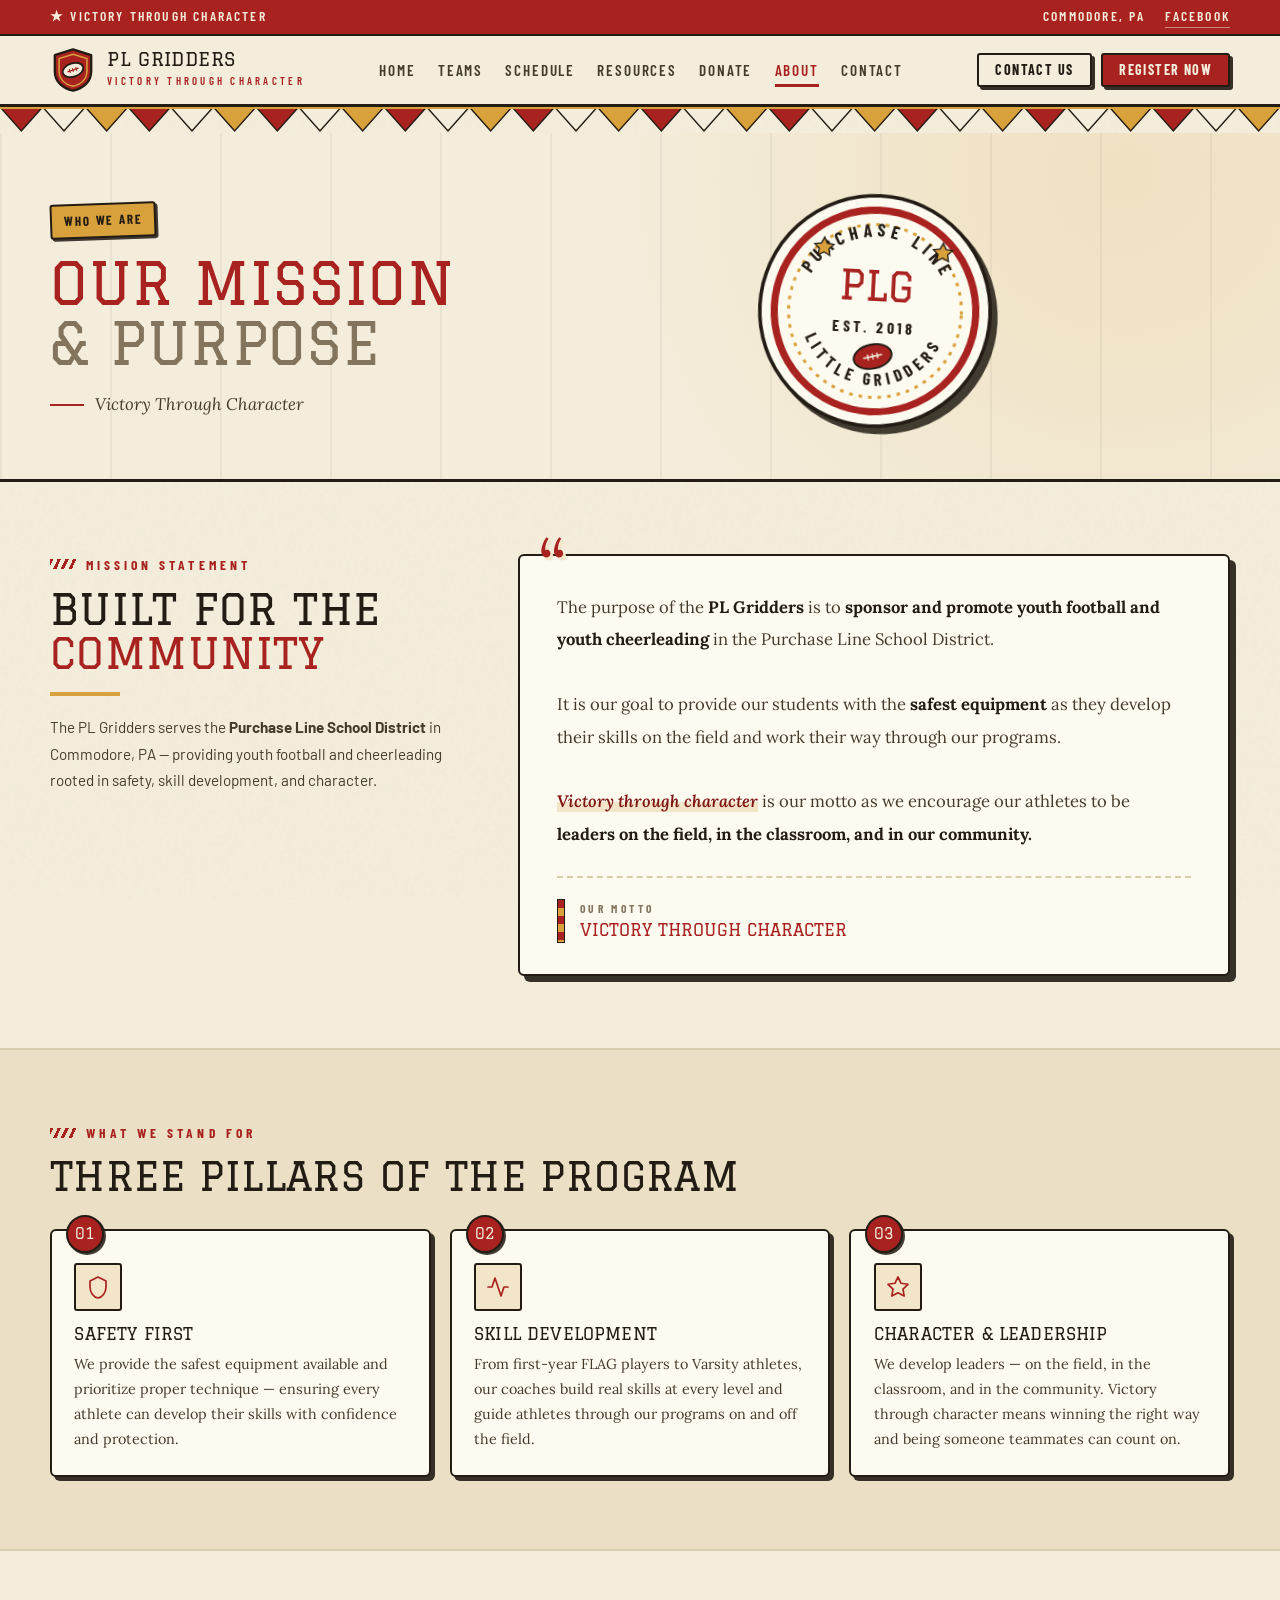
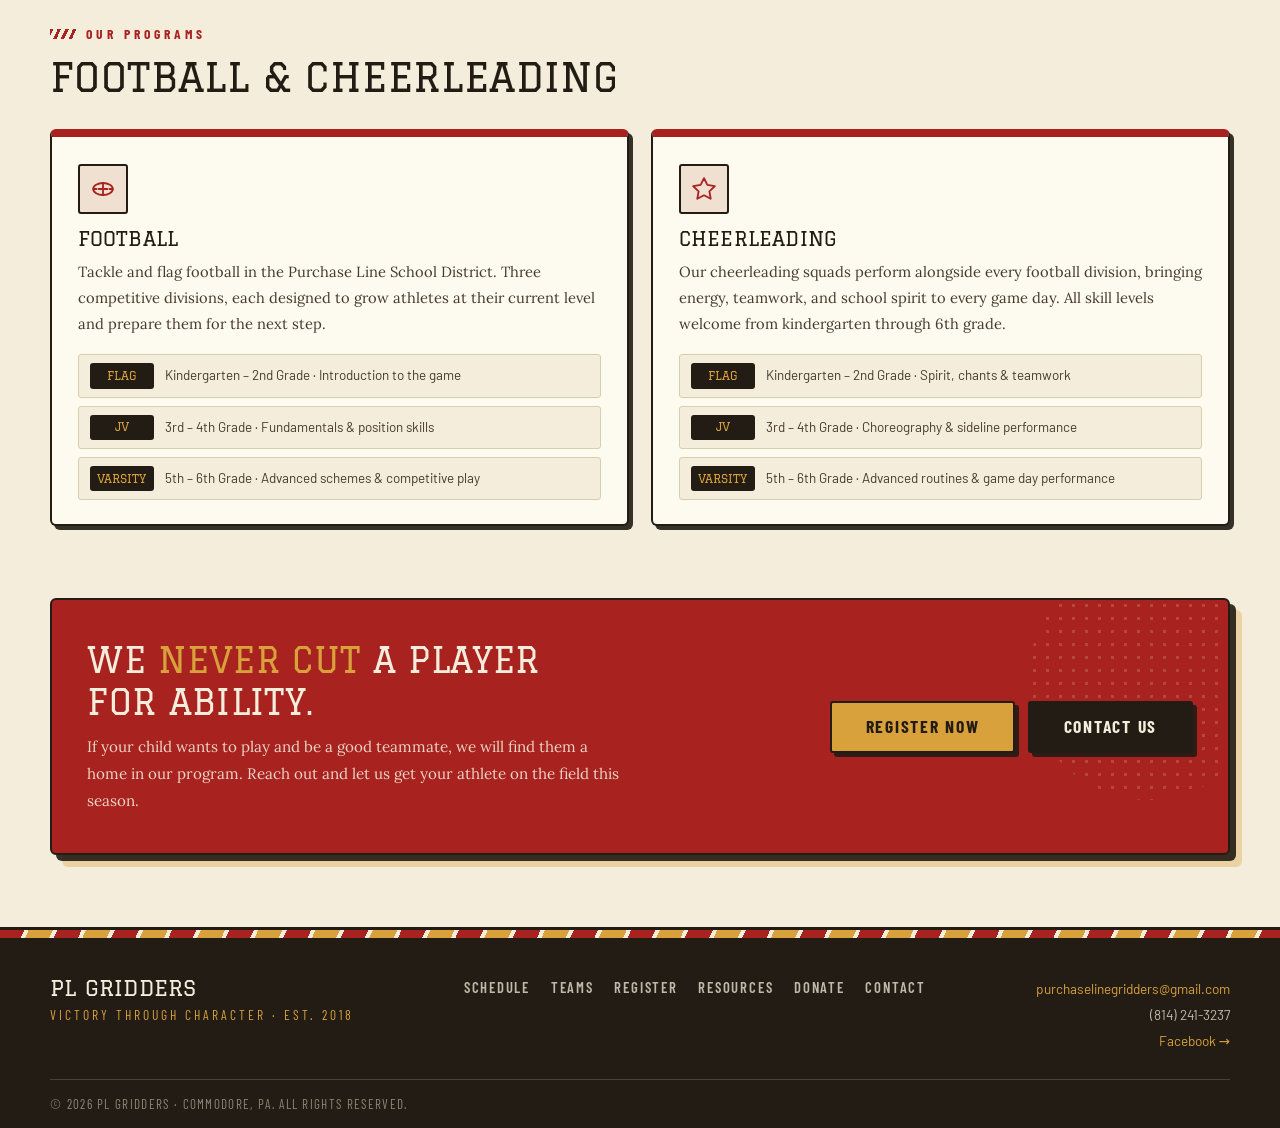
<file: about.html>
<!DOCTYPE html>
<html lang="en">
<head>
  <meta charset="UTF-8">
  <title>About | PL Gridders</title>
  <meta name="viewport" content="width=device-width, initial-scale=1.0">
  <meta name="description" content="The mission and purpose of PL Gridders — youth football and cheerleading in the Purchase Line School District, Commodore, PA.">
  <meta name="theme-color" content="#a8221f">
  <link rel="preconnect" href="https://fonts.googleapis.com">
  <link rel="preconnect" href="https://fonts.gstatic.com" crossorigin>
  <link href="https://fonts.googleapis.com/css2?family=Graduate&family=Barlow+Condensed:wght@500;600;700&family=Barlow:wght@400;500;600;700&family=Lora:ital,wght@0,400;0,600;1,400&display=swap" rel="stylesheet">
  <link rel="stylesheet" href="theme.css">
  <style>
    /* page hero with crest */
    .ph-inner{display:grid;grid-template-columns:minmax(0,1.4fr) minmax(0,1fr);gap:2.5rem;align-items:center}
    @media(max-width:820px){.ph-inner{grid-template-columns:1fr}.hero-crest{margin-inline:auto}}
    .ph-title .line-dim{color:var(--muted)}
    .page-tagline{
      margin-top:1.1rem;font-family:'Lora',Georgia,serif;font-style:italic;font-size:1.05rem;color:var(--ink-2);
      display:flex;align-items:center;gap:.7rem;
    }
    .page-tagline::before{content:"";width:34px;height:2px;background:var(--red)}

    /* varsity crest roundel */
    .hero-crest{width:240px;height:240px;position:relative;transform:rotate(3deg)}
    .hero-crest svg{width:100%;height:100%;display:block;filter:drop-shadow(6px 6px 0 rgba(34,28,20,.85))}

    /* mission */
    .mission-section{padding-block:4.5rem}
    .mission-layout{display:grid;grid-template-columns:minmax(0,.9fr) minmax(0,1.5fr);gap:2.6rem;align-items:start}
    @media(max-width:860px){.mission-layout{grid-template-columns:1fr}}
    .mission-heading{font-size:clamp(1.9rem,3.8vw,2.7rem);margin-bottom:1rem}
    .mission-heading .red{color:var(--red)}
    .mission-rule{width:70px;height:4px;background:var(--gold);margin-bottom:1.1rem}
    .mission-meta{font-size:.95rem;color:var(--ink-2);line-height:1.75}
    .mission-statement-card{
      background:var(--card);border:2px solid var(--ink);border-radius:var(--r-md);
      box-shadow:var(--shadow);padding:2.2rem 2.3rem 1.9rem;position:relative;
    }
    .ms-quote-mark{
      position:absolute;top:-26px;left:18px;font-family:'Lora',Georgia,serif;
      font-size:4.5rem;line-height:1;color:var(--red);
      text-shadow:3px 3px 0 var(--gold-wash);
    }
    .ms-text{font-family:'Lora',Georgia,serif;font-size:1.04rem;line-height:1.95;color:var(--ink-2)}
    .ms-text strong{color:var(--ink)}
    .ms-text .hi{background:linear-gradient(transparent 55%, var(--gold-wash) 55%);font-weight:600;color:var(--red-deep);font-style:italic}
    .ms-motto{display:flex;align-items:center;gap:.9rem;margin-top:1.6rem;padding-top:1.3rem;border-top:2px dashed var(--line)}
    .ms-motto-bar{width:8px;height:44px;background:repeating-linear-gradient(180deg,var(--red) 0 8px,var(--gold) 8px 16px);border:1.5px solid var(--ink)}
    .ms-motto-label{font-family:'Barlow Condensed',sans-serif;font-weight:700;font-size:.72rem;text-transform:uppercase;letter-spacing:.3em;color:var(--muted)}
    .ms-motto-text{font-family:'Graduate',serif;font-size:1.05rem;text-transform:uppercase;color:var(--red)}

    /* pillars */
    .pillars-section{padding-block:4.5rem;background:var(--paper-2);border-block:2px solid var(--line)}
    .section-heading{font-size:clamp(1.7rem,3.4vw,2.5rem);margin-bottom:2rem}
    .pillars-grid{display:grid;grid-template-columns:repeat(3,1fr);gap:1.2rem}
    @media(max-width:860px){.pillars-grid{grid-template-columns:1fr}}
    .pillar{
      background:var(--card);border:2px solid var(--ink);border-radius:var(--r-md);
      box-shadow:var(--shadow-sm);padding:1.6rem 1.4rem 1.4rem;position:relative;
      transition:transform var(--t),box-shadow var(--t);
    }
    .pillar:hover{transform:translate(-2px,-2px);box-shadow:6px 6px 0 rgba(34,28,20,.9)}
    .pillar-num{
      position:absolute;top:-16px;left:14px;width:38px;height:38px;
      display:flex;align-items:center;justify-content:center;
      font-family:'Graduate',serif;font-size:.95rem;color:var(--paper);
      background:var(--red);border:2px solid var(--ink);border-radius:50%;
      box-shadow:2px 2px 0 rgba(34,28,20,.85);
    }
    .pillar-icon{
      width:48px;height:48px;margin:.4rem 0 .9rem;border:2px solid var(--ink);border-radius:var(--r-sm);
      background:var(--gold-wash);display:flex;align-items:center;justify-content:center;
    }
    .pillar-icon svg{width:24px;height:24px;stroke:var(--red)}
    .pillar-title{font-size:1.05rem;margin-bottom:.55rem}
    .pillar-body{font-family:'Lora',Georgia,serif;font-size:.9rem;color:var(--ink-2);line-height:1.75}

    /* programs */
    .programs-section{padding-block:4.5rem}
    .prog-grid{display:grid;grid-template-columns:1fr 1fr;gap:1.4rem}
    @media(max-width:820px){.prog-grid{grid-template-columns:1fr}}
    .prog-card{
      background:var(--card);border:2px solid var(--ink);border-radius:var(--r-md);
      box-shadow:var(--shadow-sm);padding:1.7rem 1.6rem 1.5rem;border-top:8px solid var(--red);
      transition:transform var(--t),box-shadow var(--t);
    }
    .prog-card:hover{transform:translate(-2px,-2px);box-shadow:6px 6px 0 rgba(34,28,20,.9)}
    .prog-icon{width:50px;height:50px;margin-bottom:.9rem;border:2px solid var(--ink);border-radius:var(--r-sm);background:var(--red-wash);display:flex;align-items:center;justify-content:center}
    .prog-icon svg{width:26px;height:26px;stroke:var(--red)}
    .prog-title{font-size:1.25rem;margin-bottom:.6rem}
    .prog-desc{font-family:'Lora',Georgia,serif;font-size:.92rem;color:var(--ink-2);line-height:1.75;margin-bottom:1.1rem}
    .prog-levels{display:flex;flex-direction:column;gap:.5rem}
    .prog-level{display:flex;align-items:center;gap:.7rem;padding:.5rem .7rem;border:1.5px solid var(--line);border-radius:var(--r-sm);background:var(--paper)}
    .pl-badge{
      flex-shrink:0;min-width:64px;text-align:center;font-family:'Graduate',serif;font-size:.72rem;
      text-transform:uppercase;padding:.22rem .45rem;background:var(--ink);color:var(--gold);
      border-radius:var(--r-sm);
    }
    .pl-desc{font-size:.84rem;color:var(--ink-2)}

    /* commitment banner */
    .commit-strip{
      background:var(--red);color:var(--paper);border:2px solid var(--ink);border-radius:var(--r-md);
      box-shadow:var(--shadow), 12px 12px 0 rgba(217,161,59,.35);
      padding:2.4rem 2.2rem;position:relative;overflow:hidden;transform:rotate(-.5deg);
    }
    .commit-strip::after{
      content:"";position:absolute;top:-40px;right:-40px;width:240px;height:240px;border-radius:50%;
      background:radial-gradient(circle, rgba(244,237,219,.4) 1.5px, transparent 1.5px);
      background-size:13px 13px;opacity:.45;pointer-events:none;
    }
    .commit-inner{display:flex;align-items:center;justify-content:space-between;gap:2rem;flex-wrap:wrap;position:relative;z-index:1}
    .commit-title{font-size:clamp(1.5rem,3.2vw,2.2rem);line-height:1.2}
    .commit-title span{color:var(--gold)}
    .commit-sub{font-family:'Lora',Georgia,serif;font-size:.95rem;color:rgba(244,237,219,.88);max-width:34rem;line-height:1.75;margin-top:.7rem}
    .commit-actions{display:flex;gap:.8rem;flex-wrap:wrap}
  </style>
</head>
<body>

<!-- TOP STRIPE -->
<div class="top-stripe">
  <div class="container">
    <span>★ Victory Through Character</span>
    <div class="ts-right">
      <span class="ts-hide">Commodore, PA</span>
      <a href="https://www.facebook.com/Purchase-Line-Little-Gridders-313146252057597" target="_blank" rel="noopener">Facebook</a>
    </div>
  </div>
</div>

<!-- HEADER -->
<header class="site-header">
  <div class="container">
    <nav class="nav">
      <a href="index.html" class="brand">
        <div class="brand-logo">
          <svg viewBox="0 0 48 48" xmlns="http://www.w3.org/2000/svg" aria-hidden="true">
            <path d="M24 2.5 43 8.5v17c0 11-8.6 17.6-19 20-10.4-2.4-19-9-19-20v-17Z" fill="#a8221f" stroke="#221c14" stroke-width="2.4" stroke-linejoin="round"/>
            <path d="M24 7.5 38.5 12v13.2c0 8.6-6.6 13.8-14.5 15.8-7.9-2-14.5-7.2-14.5-15.8V12Z" fill="none" stroke="#d9a13b" stroke-width="1.6"/>
            <g transform="rotate(-18 24 24)">
              <ellipse cx="24" cy="24" rx="11" ry="7" fill="#f4eddb" stroke="#221c14" stroke-width="1.8"/>
              <line x1="18" y1="24" x2="30" y2="24" stroke="#a8221f" stroke-width="1.4"/>
              <line x1="20.5" y1="22" x2="20.5" y2="26" stroke="#a8221f" stroke-width="1.2"/>
              <line x1="24" y1="22" x2="24" y2="26" stroke="#a8221f" stroke-width="1.2"/>
              <line x1="27.5" y1="22" x2="27.5" y2="26" stroke="#a8221f" stroke-width="1.2"/>
            </g>
          </svg>
        </div>
        <div>
          <div class="brand-name">PL Gridders</div>
          <div class="brand-sub">Victory Through Character</div>
        </div>
      </a>
      <button class="nav-toggle" id="nav-toggle" aria-label="Toggle menu"><span class="hamburger"></span></button>
      <div class="nav-links" id="nav-links">
        <a href="index.html">Home</a>
        <a href="index.html#teams">Teams</a>
        <a href="index.html#schedule">Schedule</a>
        <a href="resources.html">Resources</a>
        <a href="donate.html">Donate</a>
        <a href="about.html" class="on">About</a>
        <a href="index.html#contact">Contact</a>
        <a href="register.html" class="nav-reg">Register Now</a>
      </div>
      <div class="nav-actions">
        <button class="btn btn--ghost btn--sm" onclick="window.location='index.html#contact'">Contact Us</button>
        <button class="btn btn--red btn--sm" onclick="window.location='register.html'">Register Now</button>
      </div>
    </nav>
  </div>
</header>

<!-- PENNANT BUNTING -->
<div class="bunting" aria-hidden="true">
  <svg preserveAspectRatio="none" viewBox="0 0 1200 26" xmlns="http://www.w3.org/2000/svg">
    <defs>
      <pattern id="pennants" x="0" y="0" width="120" height="26" patternUnits="userSpaceOnUse">
        <path d="M0 0h40L20 24Z"   fill="#a8221f" stroke="#221c14" stroke-width="1.4"/>
        <path d="M40 0h40L60 24Z"  fill="#f4eddb" stroke="#221c14" stroke-width="1.4"/>
        <path d="M80 0h40L100 24Z" fill="#d9a13b" stroke="#221c14" stroke-width="1.4"/>
      </pattern>
    </defs>
    <rect width="1200" height="26" fill="url(#pennants)"/>
  </svg>
</div>

<!-- PAGE HERO -->
<section class="page-hero">
  <div class="container ph-inner">
    <div>
      <div class="ph-kicker"><span class="sticker">Who We Are</span></div>
      <h1 class="display ph-title">
        <span class="accent">Our Mission</span><br>
        <span class="line-dim">&amp; Purpose</span>
      </h1>
      <div class="page-tagline">Victory Through Character</div>
    </div>
    <div class="hero-crest" aria-hidden="true">
      <svg viewBox="0 0 200 200" xmlns="http://www.w3.org/2000/svg">
        <circle cx="100" cy="100" r="96" fill="#fdfaf0" stroke="#221c14" stroke-width="3"/>
        <circle cx="100" cy="100" r="84" fill="none" stroke="#a8221f" stroke-width="6"/>
        <circle cx="100" cy="100" r="72" fill="none" stroke="#d9a13b" stroke-width="2.5" stroke-dasharray="3 5"/>
        <defs>
          <path id="arcTop" d="M100 100 m-62 0 a62 62 0 0 1 124 0" fill="none"/>
          <path id="arcBot" d="M100 100 m-62 0 a62 62 0 0 0 124 0" fill="none"/>
        </defs>
        <text font-family="Barlow Condensed, sans-serif" font-weight="700" font-size="15" letter-spacing="4" fill="#221c14">
          <textPath href="#arcTop" startOffset="50%" text-anchor="middle">PURCHASE LINE</textPath>
        </text>
        <text font-family="Barlow Condensed, sans-serif" font-weight="700" font-size="14" letter-spacing="4" fill="#221c14">
          <textPath href="#arcBot" startOffset="50%" text-anchor="middle">LITTLE GRIDDERS</textPath>
        </text>
        <text x="100" y="92" font-family="Graduate, serif" font-size="34" fill="#a8221f" text-anchor="middle">PLG</text>
        <text x="100" y="118" font-family="Barlow Condensed, sans-serif" font-weight="700" font-size="13" letter-spacing="3" fill="#221c14" text-anchor="middle">EST. 2018</text>
        <g transform="translate(100 138) rotate(-15)">
          <ellipse cx="0" cy="0" rx="16" ry="10" fill="#a8221f" stroke="#221c14" stroke-width="1.6"/>
          <line x1="-8" y1="0" x2="8" y2="0" stroke="#f4eddb" stroke-width="1.3"/>
          <line x1="-4" y1="-2.5" x2="-4" y2="2.5" stroke="#f4eddb" stroke-width="1.1"/>
          <line x1="0" y1="-2.5" x2="0" y2="2.5" stroke="#f4eddb" stroke-width="1.1"/>
          <line x1="4" y1="-2.5" x2="4" y2="2.5" stroke="#f4eddb" stroke-width="1.1"/>
        </g>
        <path d="M62 56 l4.5 9 10 1.4 -7.2 7 1.7 9.9 -9 -4.7 -9 4.7 1.7 -9.9 -7.2 -7 10 -1.4Z" transform="scale(.55) translate(38 18)" fill="#d9a13b" stroke="#221c14" stroke-width="2"/>
        <path d="M62 56 l4.5 9 10 1.4 -7.2 7 1.7 9.9 -9 -4.7 -9 4.7 1.7 -9.9 -7.2 -7 10 -1.4Z" transform="scale(.55) translate(218 18)" fill="#d9a13b" stroke="#221c14" stroke-width="2"/>
      </svg>
    </div>
  </div>
</section>

<!-- MISSION -->
<section class="mission-section">
  <div class="container">
    <div class="mission-layout">
      <div class="reveal">
        <div class="eyebrow">Mission Statement</div>
        <h2 class="display mission-heading">Built for the<br><span class="red">Community</span></h2>
        <div class="mission-rule"></div>
        <p class="mission-meta">The PL Gridders serves the <strong>Purchase Line School District</strong> in Commodore, PA — providing youth football and cheerleading rooted in safety, skill development, and character.</p>
      </div>
      <div class="reveal">
        <div class="mission-statement-card">
          <span class="ms-quote-mark">&ldquo;</span>
          <p class="ms-text">
            The purpose of the <strong>PL Gridders</strong> is to <strong>sponsor and promote youth football and youth cheerleading</strong> in the Purchase Line School District.<br><br>
            It is our goal to provide our students with the <strong>safest equipment</strong> as they develop their skills on the field and work their way through our programs.<br><br>
            <span class="hi">Victory through character</span> is our motto as we encourage our athletes to be <strong>leaders on the field, in the classroom, and in our community.</strong>
          </p>
          <div class="ms-motto">
            <div class="ms-motto-bar"></div>
            <div>
              <div class="ms-motto-label">Our Motto</div>
              <div class="ms-motto-text">Victory Through Character</div>
            </div>
          </div>
        </div>
      </div>
    </div>
  </div>
</section>

<!-- PILLARS -->
<section class="pillars-section">
  <div class="container">
    <div class="reveal">
      <div class="eyebrow">What We Stand For</div>
      <h2 class="display section-heading">Three Pillars of the Program</h2>
    </div>
    <div class="pillars-grid">
      <div class="pillar reveal">
        <div class="pillar-num">01</div>
        <div class="pillar-icon">
          <svg viewBox="0 0 24 24" fill="none" stroke-width="1.7" stroke-linecap="round" stroke-linejoin="round">
            <path d="M12 2L4 6v6c0 5.25 3.5 10.15 8 11 4.5-.85 8-5.75 8-11V6L12 2z"/>
          </svg>
        </div>
        <div class="display pillar-title">Safety First</div>
        <p class="pillar-body">We provide the safest equipment available and prioritize proper technique — ensuring every athlete can develop their skills with confidence and protection.</p>
      </div>
      <div class="pillar reveal">
        <div class="pillar-num">02</div>
        <div class="pillar-icon">
          <svg viewBox="0 0 24 24" fill="none" stroke-width="1.7" stroke-linecap="round" stroke-linejoin="round">
            <polyline points="22 12 18 12 15 21 9 3 6 12 2 12"/>
          </svg>
        </div>
        <div class="display pillar-title">Skill Development</div>
        <p class="pillar-body">From first-year FLAG players to Varsity athletes, our coaches build real skills at every level and guide athletes through our programs on and off the field.</p>
      </div>
      <div class="pillar reveal">
        <div class="pillar-num">03</div>
        <div class="pillar-icon">
          <svg viewBox="0 0 24 24" fill="none" stroke-width="1.7" stroke-linecap="round" stroke-linejoin="round">
            <polygon points="12 2 15.09 8.26 22 9.27 17 14.14 18.18 21.02 12 17.77 5.82 21.02 7 14.14 2 9.27 8.91 8.26 12 2"/>
          </svg>
        </div>
        <div class="display pillar-title">Character &amp; Leadership</div>
        <p class="pillar-body">We develop leaders — on the field, in the classroom, and in the community. Victory through character means winning the right way and being someone teammates can count on.</p>
      </div>
    </div>
  </div>
</section>

<!-- PROGRAMS -->
<section class="programs-section">
  <div class="container">
    <div class="reveal" style="margin-bottom:2rem">
      <div class="eyebrow">Our Programs</div>
      <h2 class="display section-heading" style="margin-bottom:0">Football &amp; Cheerleading</h2>
    </div>
    <div class="prog-grid">
      <div class="prog-card reveal">
        <div class="prog-icon">
          <svg viewBox="0 0 24 24" fill="none" stroke-width="1.7" stroke-linecap="round" stroke-linejoin="round">
            <ellipse cx="12" cy="12" rx="9" ry="5.5"/>
            <line x1="3" y1="12" x2="21" y2="12" stroke-dasharray="3 2"/>
            <line x1="12" y1="6.5" x2="12" y2="17.5"/>
          </svg>
        </div>
        <div class="display prog-title">Football</div>
        <p class="prog-desc">Tackle and flag football in the Purchase Line School District. Three competitive divisions, each designed to grow athletes at their current level and prepare them for the next step.</p>
        <div class="prog-levels">
          <div class="prog-level"><span class="pl-badge">FLAG</span><span class="pl-desc">Kindergarten – 2nd Grade · Introduction to the game</span></div>
          <div class="prog-level"><span class="pl-badge">JV</span><span class="pl-desc">3rd – 4th Grade · Fundamentals &amp; position skills</span></div>
          <div class="prog-level"><span class="pl-badge">Varsity</span><span class="pl-desc">5th – 6th Grade · Advanced schemes &amp; competitive play</span></div>
        </div>
      </div>
      <div class="prog-card reveal">
        <div class="prog-icon">
          <svg viewBox="0 0 24 24" fill="none" stroke-width="1.7" stroke-linecap="round" stroke-linejoin="round">
            <polygon points="12 2 15.09 8.26 22 9.27 17 14.14 18.18 21.02 12 17.77 5.82 21.02 7 14.14 2 9.27 8.91 8.26 12 2"/>
          </svg>
        </div>
        <div class="display prog-title">Cheerleading</div>
        <p class="prog-desc">Our cheerleading squads perform alongside every football division, bringing energy, teamwork, and school spirit to every game day. All skill levels welcome from kindergarten through 6th grade.</p>
        <div class="prog-levels">
          <div class="prog-level"><span class="pl-badge">FLAG</span><span class="pl-desc">Kindergarten – 2nd Grade · Spirit, chants &amp; teamwork</span></div>
          <div class="prog-level"><span class="pl-badge">JV</span><span class="pl-desc">3rd – 4th Grade · Choreography &amp; sideline performance</span></div>
          <div class="prog-level"><span class="pl-badge">Varsity</span><span class="pl-desc">5th – 6th Grade · Advanced routines &amp; game day performance</span></div>
        </div>
      </div>
    </div>
  </div>
</section>

<!-- COMMITMENT BANNER -->
<div class="container">
  <div class="commit-strip reveal">
    <div class="commit-inner">
      <div>
        <div class="display commit-title">We <span>never cut</span> a player<br>for ability.</div>
        <p class="commit-sub">If your child wants to play and be a good teammate, we will find them a home in our program. Reach out and let us get your athlete on the field this season.</p>
      </div>
      <div class="commit-actions">
        <a href="register.html" class="btn btn--gold btn--lg">Register Now</a>
        <a href="index.html#contact" class="btn btn--ink btn--lg">Contact Us</a>
      </div>
    </div>
  </div>
</div>

<!-- FOOTER -->
<footer class="site-footer">
  <div class="container foot-inner">
    <div class="foot-brand">
      <div class="display">PL Gridders</div>
      <p>Victory Through Character · Est. 2018</p>
    </div>
    <div class="f-links">
      <a href="index.html#schedule">Schedule</a>
      <a href="index.html#teams">Teams</a>
      <a href="register.html">Register</a>
      <a href="resources.html">Resources</a>
      <a href="donate.html">Donate</a>
      <a href="index.html#contact">Contact</a>
    </div>
    <div class="f-contact">
      <a href="mailto:purchaselinegridders@gmail.com">purchaselinegridders@gmail.com</a><br>
      (814) 241-3237<br>
      <a href="https://www.facebook.com/Purchase-Line-Little-Gridders-313146252057597" target="_blank" rel="noopener">Facebook →</a>
    </div>
  </div>
  <div class="container foot-base">
    <div>&copy; <span id="yr"></span> PL Gridders · Commodore, PA. All rights reserved.</div>
  </div>
</footer>

<script>
  document.getElementById('yr').textContent = new Date().getFullYear();
  const nt = document.getElementById('nav-toggle');
  const nl = document.getElementById('nav-links');
  if (nt) {
    nt.addEventListener('click', () => {
      const o = nl.classList.toggle('nav-links--open');
      nt.classList.toggle('nav-toggle--open', o);
      document.body.classList.toggle('no-scroll', o);
    });
    nl.querySelectorAll('a').forEach(a => a.addEventListener('click', () => {
      nl.classList.remove('nav-links--open');
      nt.classList.remove('nav-toggle--open');
      document.body.classList.remove('no-scroll');
    }));
  }
  const revs = document.querySelectorAll('.reveal');
  if ('IntersectionObserver' in window) {
    const obs = new IntersectionObserver((entries, o) => {
      entries.forEach(e => {
        if (e.isIntersecting) {
          const sibs = e.target.parentElement.querySelectorAll('.reveal:not(.revealed)');
          sibs.forEach((s, i) => setTimeout(() => s.classList.add('revealed'), i * 90));
          e.target.classList.add('revealed');
          o.unobserve(e.target);
        }
      });
    }, { threshold: 0.1 });
    revs.forEach(r => obs.observe(r));
  } else {
    revs.forEach(r => r.classList.add('revealed'));
  }
</script>
</body>
</html>
</file>
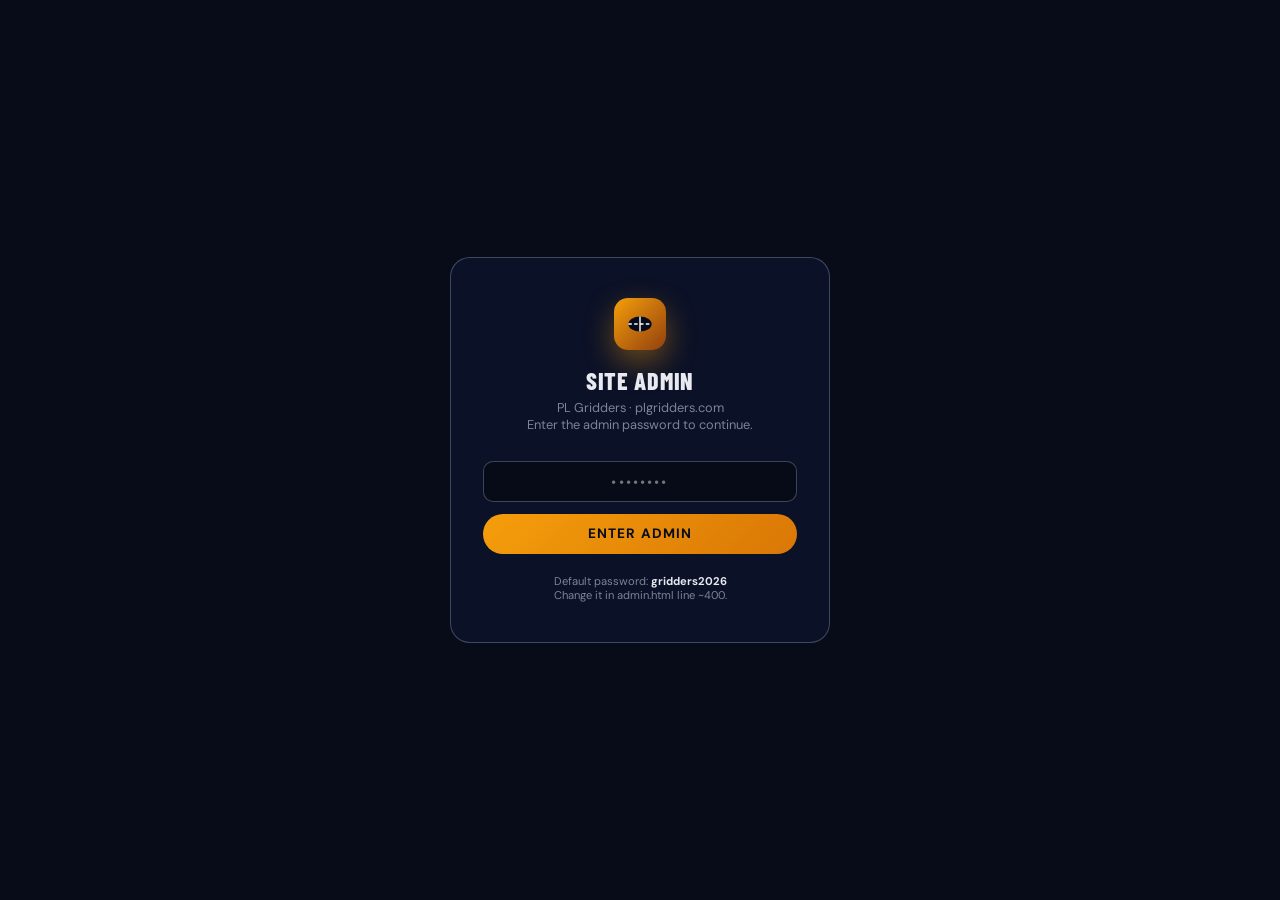
<file: admin.html>
<!DOCTYPE html>
<html lang="en">
<head>
  <meta charset="UTF-8">
  <title>PL Gridders — Site Admin</title>
  <meta name="viewport" content="width=device-width, initial-scale=1.0">
  <link rel="preconnect" href="https://fonts.googleapis.com">
  <link href="https://fonts.googleapis.com/css2?family=Barlow+Condensed:wght@600;700;800&family=DM+Sans:wght@400;500;600&display=swap" rel="stylesheet">
  <style>
    :root {
      --bg: #080c18;
      --card: rgba(12, 18, 40, 0.98);
      --gold: #f59e0b;
      --gold-soft: rgba(245,158,11,0.12);
      --sky: #38bdf8;
      --text: #e8eaf0;
      --muted: #7a859a;
      --border: rgba(148,163,184,0.22);
      --border-med: rgba(148,163,184,0.38);
      --green: #22c55e;
      --red: #ef4444;
    }
    *, *::before, *::after { box-sizing: border-box; margin: 0; padding: 0; }
    body {
      font-family: 'DM Sans', sans-serif;
      background: var(--bg);
      color: var(--text);
      min-height: 100vh;
      -webkit-font-smoothing: antialiased;
    }
    .display { font-family: 'Barlow Condensed', sans-serif; font-weight: 800; text-transform: uppercase; letter-spacing: 0.03em; }
    a { color: var(--sky); text-decoration: none; }

    /* LOGIN SCREEN */
    #login-screen {
      min-height: 100vh;
      display: flex;
      align-items: center;
      justify-content: center;
      padding: 1rem;
    }
    .login-box {
      width: 100%;
      max-width: 380px;
      border-radius: 20px;
      background: var(--card);
      border: 1px solid var(--border-med);
      padding: 2.5rem 2rem;
      text-align: center;
    }
    .login-logo {
      width: 52px; height: 52px;
      border-radius: 14px;
      background: linear-gradient(135deg, var(--gold), #92400e);
      display: flex;
      align-items: center;
      justify-content: center;
      margin: 0 auto 1rem;
      box-shadow: 0 12px 30px rgba(245,158,11,0.4);
    }
    .login-logo svg { width: 28px; height: 28px; fill: #080c18; }
    .login-title { font-size: 1.5rem; margin-bottom: 0.25rem; }
    .login-sub { font-size: 0.8rem; color: var(--muted); margin-bottom: 1.75rem; }
    .login-input {
      width: 100%;
      border-radius: 10px;
      border: 1px solid var(--border-med);
      background: rgba(8,12,24,0.98);
      padding: 0.65rem 0.8rem;
      color: var(--text);
      font-size: 0.9rem;
      font-family: inherit;
      outline: none;
      margin-bottom: 0.75rem;
      text-align: center;
      letter-spacing: 0.15em;
      transition: border-color 0.15s;
    }
    .login-input:focus { border-color: rgba(245,158,11,0.6); }
    .login-btn {
      width: 100%;
      padding: 0.7rem;
      border-radius: 999px;
      border: none;
      background: linear-gradient(135deg, var(--gold), #d97706);
      color: #080c18;
      font-weight: 700;
      font-family: inherit;
      font-size: 0.85rem;
      letter-spacing: 0.08em;
      text-transform: uppercase;
      cursor: pointer;
      transition: opacity 0.15s;
    }
    .login-btn:hover { opacity: 0.9; }
    .login-error { font-size: 0.78rem; color: #f87171; margin-top: 0.6rem; display: none; }

    /* MAIN ADMIN */
    #admin-screen { display: none; }

    .admin-header {
      position: sticky;
      top: 0;
      z-index: 10;
      background: rgba(8,12,24,0.95);
      backdrop-filter: blur(16px);
      border-bottom: 1px solid var(--border);
      padding: 0.8rem 0;
    }
    .admin-nav {
      width: min(1100px, 100% - 2rem);
      margin-inline: auto;
      display: flex;
      align-items: center;
      justify-content: space-between;
      gap: 1rem;
    }
    .admin-brand { display: flex; align-items: center; gap: 0.6rem; }
    .admin-brand-mark {
      width: 30px; height: 30px;
      border-radius: 8px;
      background: linear-gradient(135deg, var(--gold), #92400e);
      display: flex; align-items: center; justify-content: center;
    }
    .admin-brand-mark svg { width: 17px; height: 17px; fill: #080c18; }
    .admin-brand-name { font-size: 0.9rem; font-weight: 600; }
    .admin-brand-sub { font-size: 0.62rem; color: var(--gold); letter-spacing: 0.15em; text-transform: uppercase; }
    .admin-actions { display: flex; gap: 0.6rem; flex-wrap: wrap; }
    .admin-btn {
      padding: 0.45rem 1.1rem;
      border-radius: 999px;
      border: 1px solid var(--border-med);
      background: transparent;
      color: var(--text);
      font-size: 0.76rem;
      font-weight: 600;
      letter-spacing: 0.06em;
      text-transform: uppercase;
      cursor: pointer;
      font-family: inherit;
      transition: all 0.15s;
    }
    .admin-btn:hover { border-color: var(--gold); color: var(--gold); }
    .admin-btn--gold {
      background: linear-gradient(135deg, var(--gold), #d97706);
      color: #080c18;
      border-color: transparent;
    }
    .admin-btn--gold:hover { opacity: 0.9; color: #080c18; border-color: transparent; }
    .admin-btn--red { border-color: rgba(239,68,68,0.4); color: #fca5a5; }
    .admin-btn--red:hover { border-color: var(--red); color: var(--red); }

    .admin-body {
      width: min(1100px, 100% - 2rem);
      margin-inline: auto;
      padding-block: 2.5rem;
      display: grid;
      grid-template-columns: 220px minmax(0,1fr);
      gap: 2rem;
      align-items: flex-start;
    }

    /* Sidebar tabs */
    .admin-sidebar { position: sticky; top: 4.5rem; }
    .sidebar-label {
      font-size: 0.62rem;
      text-transform: uppercase;
      letter-spacing: 0.22em;
      color: var(--muted);
      padding: 0 0.5rem;
      margin-bottom: 0.4rem;
    }
    .sidebar-nav { display: flex; flex-direction: column; gap: 0.2rem; margin-bottom: 1.5rem; }
    .sidebar-btn {
      padding: 0.5rem 0.75rem;
      border-radius: 10px;
      border: none;
      background: transparent;
      color: var(--muted);
      text-align: left;
      font-size: 0.82rem;
      font-family: inherit;
      cursor: pointer;
      transition: all 0.15s;
      display: flex; align-items: center; gap: 0.5rem;
    }
    .sidebar-btn:hover { background: var(--gold-soft); color: var(--text); }
    .sidebar-btn--active { background: var(--gold-soft); color: var(--gold); font-weight: 500; }
    .sidebar-btn svg { width: 14px; height: 14px; flex-shrink: 0; }

    .status-box {
      border-radius: 12px;
      background: var(--card);
      border: 1px solid var(--border);
      padding: 0.85rem;
      font-size: 0.76rem;
    }
    .status-label { font-size: 0.62rem; text-transform: uppercase; letter-spacing: 0.2em; color: var(--muted); margin-bottom: 0.4rem; }
    .status-item { display: flex; align-items: center; gap: 0.4rem; color: var(--muted); padding-block: 0.18rem; }
    .status-dot { width: 7px; height: 7px; border-radius: 999px; flex-shrink: 0; }
    .dot-green { background: var(--green); box-shadow: 0 0 0 3px rgba(34,197,94,0.2); }
    .dot-yellow { background: var(--gold); box-shadow: 0 0 0 3px rgba(245,158,11,0.2); }
    .dot-red { background: var(--red); box-shadow: 0 0 0 3px rgba(239,68,68,0.2); }

    /* Panels */
    .admin-panel { display: none; }
    .admin-panel--active { display: block; }

    .panel-title { font-size: 1.4rem; margin-bottom: 0.25rem; }
    .panel-sub { font-size: 0.82rem; color: var(--muted); margin-bottom: 1.75rem; line-height: 1.6; }

    .form-section {
      border-radius: 16px;
      background: var(--card);
      border: 1px solid var(--border);
      padding: 1.5rem;
      margin-bottom: 1.25rem;
    }
    .form-section-title {
      font-size: 0.7rem;
      text-transform: uppercase;
      letter-spacing: 0.22em;
      color: var(--gold);
      margin-bottom: 1rem;
      display: flex;
      align-items: center;
      gap: 0.5rem;
    }
    .form-section-title::after {
      content: "";
      flex: 1;
      height: 1px;
      background: var(--border);
    }

    .field-grid { display: grid; grid-template-columns: repeat(2, minmax(0,1fr)); gap: 0.85rem; }
    .field-grid--3 { grid-template-columns: repeat(3, minmax(0,1fr)); }
    .field-full { grid-column: 1 / -1; }

    .field { display: flex; flex-direction: column; gap: 0.22rem; }
    .field-label { font-size: 0.72rem; color: rgba(209,213,219,0.85); }
    .field-hint { font-size: 0.67rem; color: var(--muted); margin-top: 0.1rem; line-height: 1.4; }
    .field-input, .field-select, .field-textarea {
      border-radius: 10px;
      border: 1px solid var(--border-med);
      background: rgba(8,12,24,0.96);
      padding: 0.55rem 0.7rem;
      color: var(--text);
      font-size: 0.82rem;
      font-family: inherit;
      outline: none;
      transition: border-color 0.15s, box-shadow 0.15s;
    }
    .field-input:focus, .field-select:focus, .field-textarea:focus {
      border-color: rgba(245,158,11,0.6);
      box-shadow: 0 0 0 1px rgba(245,158,11,0.3);
    }
    .field-textarea { min-height: 80px; resize: vertical; }
    .field-input::placeholder, .field-textarea::placeholder { color: rgba(122,133,154,0.6); }
    .field-select option { background: #0a0e1a; }

    .toggle-row { display: flex; align-items: center; justify-content: space-between; gap: 1rem; }
    .toggle-info .toggle-name { font-size: 0.88rem; font-weight: 500; }
    .toggle-info .toggle-desc { font-size: 0.74rem; color: var(--muted); margin-top: 0.1rem; }
    .toggle-switch {
      position: relative;
      width: 42px; height: 24px;
      flex-shrink: 0;
    }
    .toggle-switch input { opacity: 0; width: 0; height: 0; }
    .toggle-track {
      position: absolute;
      inset: 0;
      border-radius: 999px;
      background: rgba(30,40,70,0.9);
      border: 1px solid var(--border-med);
      cursor: pointer;
      transition: all 0.2s;
    }
    .toggle-track::before {
      content: "";
      position: absolute;
      top: 3px; left: 3px;
      width: 16px; height: 16px;
      border-radius: 999px;
      background: var(--muted);
      transition: transform 0.2s, background 0.2s;
    }
    .toggle-switch input:checked + .toggle-track {
      background: rgba(34,197,94,0.2);
      border-color: rgba(34,197,94,0.5);
    }
    .toggle-switch input:checked + .toggle-track::before {
      transform: translateX(18px);
      background: var(--green);
    }

    /* Division cards in admin */
    .div-cards { display: grid; grid-template-columns: repeat(3, minmax(0,1fr)); gap: 1rem; }
    .div-card {
      border-radius: 14px;
      background: rgba(8,12,24,0.96);
      border: 1px solid var(--border);
      padding: 1.1rem;
    }
    .div-card-name {
      font-family: 'Barlow Condensed', sans-serif;
      font-weight: 700;
      font-size: 0.9rem;
      text-transform: uppercase;
      letter-spacing: 0.08em;
      color: var(--gold);
      margin-bottom: 0.75rem;
    }

    /* Sheets guide */
    .guide-step {
      display: flex;
      gap: 1rem;
      margin-bottom: 1.1rem;
      align-items: flex-start;
    }
    .step-num {
      width: 28px; height: 28px;
      border-radius: 999px;
      background: var(--gold-soft);
      border: 1px solid rgba(245,158,11,0.4);
      display: flex; align-items: center; justify-content: center;
      font-size: 0.78rem;
      font-weight: 700;
      color: var(--gold);
      flex-shrink: 0;
    }
    .step-body { font-size: 0.84rem; color: var(--muted); line-height: 1.6; }
    .step-body strong { color: var(--text); }
    .step-body code {
      padding: 0.1rem 0.35rem;
      border-radius: 5px;
      background: rgba(245,158,11,0.1);
      border: 1px solid rgba(245,158,11,0.3);
      font-size: 0.8rem;
      color: var(--gold);
      font-family: monospace;
    }

    .col-table {
      width: 100%;
      border-radius: 12px;
      overflow: hidden;
      border: 1px solid var(--border);
      font-size: 0.8rem;
      margin-top: 0.75rem;
    }
    .col-table thead { background: rgba(8,12,24,0.99); }
    .col-table th, .col-table td { padding: 0.55rem 0.85rem; text-align: left; border-bottom: 1px solid var(--border); }
    .col-table th { font-size: 0.65rem; text-transform: uppercase; letter-spacing: 0.18em; color: var(--muted); }
    .col-table td { color: var(--muted); }
    .col-table td:first-child { color: var(--gold); font-family: monospace; }
    .col-table tr:last-child td { border-bottom: none; }

    /* Output box */
    .output-box {
      border-radius: 14px;
      background: rgba(8,12,24,0.99);
      border: 1px solid var(--border-med);
      padding: 1.25rem;
      font-family: 'Courier New', monospace;
      font-size: 0.78rem;
      color: #a5b4fc;
      white-space: pre-wrap;
      word-break: break-all;
      max-height: 420px;
      overflow-y: auto;
      line-height: 1.6;
    }
    .output-header {
      display: flex;
      align-items: center;
      justify-content: space-between;
      gap: 1rem;
      margin-bottom: 0.75rem;
    }
    .output-title { font-size: 0.8rem; font-weight: 600; color: var(--text); }

    /* Toast */
    .toast {
      position: fixed;
      bottom: 1.5rem;
      right: 1.5rem;
      padding: 0.7rem 1.2rem;
      border-radius: 999px;
      background: rgba(34,197,94,0.15);
      border: 1px solid rgba(34,197,94,0.5);
      color: #86efac;
      font-size: 0.82rem;
      font-weight: 500;
      z-index: 100;
      transform: translateY(80px);
      opacity: 0;
      transition: transform 0.25s, opacity 0.25s;
    }
    .toast--visible { transform: none; opacity: 1; }

    @media (max-width: 860px) {
      .admin-body { grid-template-columns: 1fr; }
      .admin-sidebar { position: static; }
      .sidebar-nav { flex-direction: row; flex-wrap: wrap; }
      .div-cards { grid-template-columns: 1fr; }
      .field-grid--3 { grid-template-columns: 1fr; }
      .field-grid { grid-template-columns: 1fr; }
    }
  </style>
</head>
<body>

<!-- ============================================================
  LOGIN
============================================================ -->
<div id="login-screen">
  <div class="login-box">
    <div class="login-logo">
      <svg viewBox="0 0 24 24"><ellipse cx="12" cy="12" rx="10" ry="6.5"/><line x1="2" y1="12" x2="22" y2="12" stroke="#fff" stroke-width="1.2" stroke-dasharray="3 2" fill="none"/><line x1="12" y1="5.5" x2="12" y2="18.5" stroke="#fff" stroke-width="1.2" fill="none"/></svg>
    </div>
    <div class="display login-title">Site Admin</div>
    <div class="login-sub">PL Gridders · plgridders.com<br>Enter the admin password to continue.</div>
    <input class="login-input" type="password" id="pw-input" placeholder="••••••••" autocomplete="current-password">
    <button class="login-btn" id="pw-submit">Enter Admin</button>
    <div class="login-error" id="pw-error">Incorrect password. Please try again.</div>
    <p style="margin-top:1.25rem; font-size:0.7rem; color:var(--muted);">
      Default password: <strong style="color:var(--text);">gridders2026</strong><br>
      Change it in admin.html line ~400.
    </p>
  </div>
</div>

<!-- ============================================================
  ADMIN SCREEN
============================================================ -->
<div id="admin-screen">
  <header class="admin-header">
    <div class="admin-nav">
      <div class="admin-brand">
        <div class="admin-brand-mark">
          <svg viewBox="0 0 24 24"><ellipse cx="12" cy="12" rx="10" ry="6.5"/></svg>
        </div>
        <div>
          <div class="admin-brand-name">PL Gridders</div>
          <div class="admin-brand-sub">Site Admin</div>
        </div>
      </div>
      <div class="admin-actions">
        <a href="index.html" class="admin-btn" target="_blank">View Site ↗</a>
        <button class="admin-btn admin-btn--gold" id="generate-btn">Generate Config Code</button>
        <button class="admin-btn admin-btn--red" id="logout-btn">Log Out</button>
      </div>
    </div>
  </header>

  <div class="admin-body">

    <!-- SIDEBAR -->
    <aside class="admin-sidebar">
      <div class="sidebar-label">Sections</div>
      <div class="sidebar-nav">
        <button class="sidebar-btn sidebar-btn--active" data-panel="org">
          <svg viewBox="0 0 16 16" fill="none" stroke="currentColor" stroke-width="1.5"><circle cx="8" cy="6" r="3"/><path d="M2 14c0-3.3 2.7-6 6-6s6 2.7 6 6"/></svg>
          Organization
        </button>
        <button class="sidebar-btn" data-panel="hero">
          <svg viewBox="0 0 16 16" fill="none" stroke="currentColor" stroke-width="1.5"><path d="M8 2L10 6l4.5.7-3.25 3.15.77 4.5L8 12.25 3.98 14.35l.77-4.5L1.5 6.7 6 6z"/></svg>
          Hero Section
        </button>
        <button class="sidebar-btn" data-panel="registration">
          <svg viewBox="0 0 16 16" fill="none" stroke="currentColor" stroke-width="1.5"><rect x="2" y="3" width="12" height="11" rx="2"/><path d="M5 3V2M11 3V2M2 7h12"/></svg>
          Registration
        </button>
        <button class="sidebar-btn" data-panel="stripe">
          <svg viewBox="0 0 16 16" fill="none" stroke="currentColor" stroke-width="1.5"><rect x="1" y="4" width="14" height="10" rx="2"/><path d="M1 8h14"/><path d="M4 12h2M9 12h3"/></svg>
          Stripe Links
        </button>
        <button class="sidebar-btn" data-panel="sheets">
          <svg viewBox="0 0 16 16" fill="none" stroke="currentColor" stroke-width="1.5"><rect x="2" y="2" width="12" height="12" rx="2"/><path d="M2 6h12M6 6v8"/></svg>
          Google Sheets
        </button>
        <button class="sidebar-btn" data-panel="forms">
          <svg viewBox="0 0 16 16" fill="none" stroke="currentColor" stroke-width="1.5"><path d="M13 2H3a1 1 0 0 0-1 1v10a1 1 0 0 0 1 1h10a1 1 0 0 0 1-1V3a1 1 0 0 0-1-1z"/><path d="M5 6h6M5 9h6M5 12h3"/></svg>
          Forms (Formspree)
        </button>
        <button class="sidebar-btn" data-panel="output">
          <svg viewBox="0 0 16 16" fill="none" stroke="currentColor" stroke-width="1.5"><path d="M4 4l-3 4 3 4M12 4l3 4-3 4M9 2l-2 12"/></svg>
          Generate Code
        </button>
      </div>

      <div class="status-box">
        <div class="status-label">Connection Status</div>
        <div class="status-item"><span class="status-dot dot-yellow"></span><span id="sheets-status">Google Sheets: Not configured</span></div>
        <div class="status-item"><span class="status-dot dot-yellow"></span><span id="formspree-status">Formspree: Not configured</span></div>
        <div class="status-item"><span class="status-dot dot-yellow"></span><span id="stripe-status">Stripe: Not configured</span></div>
      </div>
    </aside>

    <!-- MAIN PANELS -->
    <main>

      <!-- ORG PANEL -->
      <div class="admin-panel admin-panel--active" id="panel-org">
        <h1 class="display panel-title">Organization Info</h1>
        <p class="panel-sub">Basic details about your club. These appear in the site header, footer, contact section, and page title.</p>

        <div class="form-section">
          <div class="form-section-title">Club Details</div>
          <div class="field-grid">
            <div class="field">
              <label class="field-label">Club Name (short)</label>
              <input class="field-input" id="org-name" value="PL Gridders" placeholder="PL Gridders">
            </div>
            <div class="field">
              <label class="field-label">Full Name</label>
              <input class="field-input" id="org-fullname" value="PL Gridders Youth Football">
            </div>
            <div class="field">
              <label class="field-label">Season</label>
              <input class="field-input" id="org-season" value="Fall 2026" placeholder="Fall 2026">
            </div>
            <div class="field">
              <label class="field-label">Home Field / Location Name</label>
              <input class="field-input" id="org-location" value="PL Community Fields">
            </div>
            <div class="field field-full">
              <label class="field-label">Full Address</label>
              <input class="field-input" id="org-address" value="123 Fieldhouse Drive, Your City, ST 00000">
            </div>
            <div class="field">
              <label class="field-label">Contact Email</label>
              <input class="field-input" id="org-email" type="email" value="info@plgridders.com">
            </div>
            <div class="field">
              <label class="field-label">Phone Number</label>
              <input class="field-input" id="org-phone" value="(555) 000-0000">
            </div>
            <div class="field">
              <label class="field-label">Facebook URL</label>
              <input class="field-input" id="org-facebook" value="https://facebook.com/plgridders" placeholder="https://facebook.com/...">
            </div>
            <div class="field">
              <label class="field-label">Instagram URL</label>
              <input class="field-input" id="org-instagram" value="https://instagram.com/plgridders" placeholder="https://instagram.com/...">
            </div>
          </div>
        </div>
      </div>

      <!-- HERO PANEL -->
      <div class="admin-panel" id="panel-hero">
        <h1 class="display panel-title">Hero Section</h1>
        <p class="panel-sub">The big banner at the top of the homepage. Update each season with current details.</p>

        <div class="form-section">
          <div class="form-section-title">Headlines</div>
          <div class="field-grid">
            <div class="field">
              <label class="field-label">Kicker Text (top pill)</label>
              <input class="field-input" id="hero-kicker" value="Fall 2026 · Tryouts Open Now">
              <div class="field-hint">e.g. "Fall 2026 · Tryouts Open Now"</div>
            </div>
            <div class="field"><label class="field-label">Headline Line 1 (Gold)</label><input class="field-input" id="hero-line1" value="Play Hard."></div>
            <div class="field"><label class="field-label">Headline Line 2 (Blue)</label><input class="field-input" id="hero-line2" value="Lead Loud."></div>
            <div class="field"><label class="field-label">Headline Line 3 (White)</label><input class="field-input" id="hero-line3" value="Be a Gridder."></div>
            <div class="field field-full">
              <label class="field-label">Subtitle Text</label>
              <textarea class="field-textarea" id="hero-subtitle">PL Gridders gives youth athletes ages 8–14 a home to develop skills, build character, and compete at the highest local level.</textarea>
            </div>
          </div>
        </div>

        <div class="form-section">
          <div class="form-section-title">Next Game Card</div>
          <div class="field-grid">
            <div class="field field-full"><label class="field-label">Opponent Text</label><input class="field-input" id="next-opponent" value="PL U12 vs. River City Rams"></div>
            <div class="field"><label class="field-label">Date / Time / Location</label><input class="field-input" id="next-time" value="Saturday · September 14 · 3:30 PM · Field 2"></div>
            <div class="field"><label class="field-label">Badge (e.g. Home · Week 1)</label><input class="field-input" id="next-badge" value="Home · Week 1"></div>
          </div>
        </div>

        <div class="form-section">
          <div class="form-section-title">Stats Strip (4 boxes)</div>
          <div class="field-grid field-grid--3" style="grid-template-columns: repeat(4,1fr)">
            <div class="field"><label class="field-label">Stat 1 Number</label><input class="field-input" id="stat1-num" value="3"></div>
            <div class="field"><label class="field-label">Stat 1 Label</label><input class="field-input" id="stat1-label" value="Age Divisions"></div>
            <div class="field"><label class="field-label">Stat 2 Number</label><input class="field-input" id="stat2-num" value="8–14"></div>
            <div class="field"><label class="field-label">Stat 2 Label</label><input class="field-input" id="stat2-label" value="Player Ages"></div>
            <div class="field"><label class="field-label">Stat 3 Number</label><input class="field-input" id="stat3-num" value="USA"></div>
            <div class="field"><label class="field-label">Stat 3 Label</label><input class="field-input" id="stat3-label" value="Certified Coaches"></div>
            <div class="field"><label class="field-label">Stat 4 Number</label><input class="field-input" id="stat4-num" value="20+"></div>
            <div class="field"><label class="field-label">Stat 4 Label</label><input class="field-input" id="stat4-label" value="Games Per Season"></div>
          </div>
        </div>
      </div>

      <!-- REGISTRATION PANEL -->
      <div class="admin-panel" id="panel-registration">
        <h1 class="display panel-title">Registration Settings</h1>
        <p class="panel-sub">Control registration fees, tryout dates, and whether the Register buttons are visible. Stripe links are on the next page.</p>

        <div class="form-section">
          <div class="form-section-title">Status</div>
          <div class="toggle-row">
            <div class="toggle-info">
              <div class="toggle-name">Registration Open</div>
              <div class="toggle-desc">When OFF, the "Register & Pay" buttons are hidden and replaced with "Coming Soon".</div>
            </div>
            <label class="toggle-switch">
              <input type="checkbox" id="reg-open" checked>
              <span class="toggle-track"></span>
            </label>
          </div>
        </div>

        <div class="form-section">
          <div class="form-section-title">Dates</div>
          <div class="field-grid">
            <div class="field"><label class="field-label">Tryout Dates</label><input class="field-input" id="tryout-dates" value="August 10–13, 2026"></div>
            <div class="field"><label class="field-label">Parent Meeting</label><input class="field-input" id="parent-meeting" value="August 3, 2026 · 7:00 PM · PL Community Center"></div>
          </div>
        </div>

        <div class="form-section">
          <div class="form-section-title">Division Fees & Tryout Times</div>
          <div class="div-cards">
            <div class="div-card">
              <div class="div-card-name">U10 · Rookie</div>
              <div class="field" style="margin-bottom:0.6rem;"><label class="field-label">Fee (e.g. $125)</label><input class="field-input" id="u10-fee" value="$125"></div>
              <div class="field" style="margin-bottom:0.6rem;"><label class="field-label">Fee Note</label><input class="field-input" id="u10-fee-note" value="Payment plans available"></div>
              <div class="field"><label class="field-label">Tryout Time</label><input class="field-input" id="u10-tryout" value="5:00–6:15 PM"></div>
            </div>
            <div class="div-card">
              <div class="div-card-name">U12 · Storm</div>
              <div class="field" style="margin-bottom:0.6rem;"><label class="field-label">Fee</label><input class="field-input" id="u12-fee" value="$150"></div>
              <div class="field" style="margin-bottom:0.6rem;"><label class="field-label">Fee Note</label><input class="field-input" id="u12-fee-note" value="Payment plans available"></div>
              <div class="field"><label class="field-label">Tryout Time</label><input class="field-input" id="u12-tryout" value="6:30–7:45 PM"></div>
            </div>
            <div class="div-card">
              <div class="div-card-name">U14 · Elite</div>
              <div class="field" style="margin-bottom:0.6rem;"><label class="field-label">Fee</label><input class="field-input" id="u14-fee" value="$175"></div>
              <div class="field" style="margin-bottom:0.6rem;"><label class="field-label">Fee Note</label><input class="field-input" id="u14-fee-note" value="Includes travel & playoffs"></div>
              <div class="field"><label class="field-label">Tryout Time</label><input class="field-input" id="u14-tryout" value="8:00–9:15 PM"></div>
            </div>
          </div>
        </div>
      </div>

      <!-- STRIPE PANEL -->
      <div class="admin-panel" id="panel-stripe">
        <h1 class="display panel-title">Stripe Payment Links</h1>
        <p class="panel-sub">
          Stripe automatically emails a PDF receipt to the parent after each payment. You see all registrations in your Stripe dashboard.
          <br><br>
          <strong style="color:var(--text);">How to get your links:</strong> Log in to stripe.com → <strong style="color:var(--text);">Payment Links</strong> → Create a new link for each division → paste the URL below.
        </p>

        <div class="form-section">
          <div class="form-section-title">Payment Link URL</div>
          <div class="field-grid">
            <div class="field">
              <label class="field-label">Registration Fee Stripe Link (all divisions)</label>
              <input class="field-input" id="stripe-link" value="https://buy.stripe.com/bJe28r2Qy5PRcXs5AU2VG03" placeholder="https://buy.stripe.com/...">
              <div class="field-hint">Paste the full URL from Stripe Payment Links — used for all divisions since the fee is the same</div>
            </div>
          </div>
        </div>

        <div class="form-section" style="background:rgba(245,158,11,0.05); border-color:rgba(245,158,11,0.25);">
          <div class="form-section-title" style="color:var(--gold);">Stripe Setup Checklist</div>
          <div style="font-size:0.82rem; color:var(--muted); display:flex; flex-direction:column; gap:0.5rem; line-height:1.6;">
            <div>☐ <strong style="color:var(--text);">Create Stripe account</strong> at stripe.com (free to sign up)</div>
            <div>☐ <strong style="color:var(--text);">Create 1 Payment Link</strong> — set the registration fee amount</div>
            <div>☐ <strong style="color:var(--text);">Enable email receipts</strong> in Stripe: Settings → Emails → turn on "Successful payments"</div>
            <div>☐ <strong style="color:var(--text);">Add custom fields</strong> (optional) in the Payment Link: player name, age, position</div>
            <div>☐ <strong style="color:var(--text);">Set up Stripe → Google Sheets</strong> via Zapier or Stripe's built-in export for your records</div>
            <div>☐ <strong style="color:var(--text);">Paste the links above</strong> and generate the config code</div>
          </div>
        </div>
      </div>

      <!-- GOOGLE SHEETS PANEL -->
      <div class="admin-panel" id="panel-sheets">
        <h1 class="display panel-title">Google Sheets CMS</h1>
        <p class="panel-sub">
          Your schedule, news, and team info are managed in a Google Sheet. When you update the sheet, the website updates automatically — no code needed.
        </p>

        <div class="form-section">
          <div class="form-section-title">Your Sheet ID</div>
          <div class="field">
            <label class="field-label">Google Sheet ID</label>
            <input class="field-input" id="sheet-id" value="YOUR_GOOGLE_SHEET_ID" placeholder="e.g. 1BxiMVs0XRA5nFMdKvBdBZjgmUUqptlbs74OgVE2upms">
            <div class="field-hint">Found in the URL: docs.google.com/spreadsheets/d/<strong>SHEET_ID</strong>/edit</div>
          </div>
          <div class="field-grid" style="margin-top:0.85rem;">
            <div class="field"><label class="field-label">Schedule Tab Name</label><input class="field-input" id="sheet-schedule" value="Schedule"></div>
            <div class="field"><label class="field-label">News Tab Name</label><input class="field-input" id="sheet-news" value="News"></div>
            <div class="field"><label class="field-label">Teams Tab Name</label><input class="field-input" id="sheet-teams" value="Teams"></div>
          </div>
        </div>

        <div class="form-section">
          <div class="form-section-title">Setup Steps</div>
          <div class="guide-step"><div class="step-num">1</div><div class="step-body"><strong>Create a new Google Sheet</strong> at sheets.google.com. Name it "PL Gridders Site".</div></div>
          <div class="guide-step"><div class="step-num">2</div><div class="step-body">Create <strong>3 tabs</strong> named exactly: <code>Schedule</code>, <code>News</code>, and <code>Teams</code>.</div></div>
          <div class="guide-step"><div class="step-num">3</div><div class="step-body">Go to <strong>File → Share → Publish to web</strong>. Choose "Entire Document", select "Comma-separated values (.csv)", then click <strong>Publish</strong>.</div></div>
          <div class="guide-step"><div class="step-num">4</div><div class="step-body">Copy the Sheet ID from the URL bar and paste it in the field above. It looks like: <code>1BxiMVs0XRA5nFMdKvBdBZjgmUUqptlbs74OgVE2upms</code></div></div>
          <div class="guide-step"><div class="step-num">5</div><div class="step-body"><strong>Generate config code</strong> below and paste it into index.html. After that, just update the Sheet and the site refreshes automatically.</div></div>
        </div>

        <div class="form-section">
          <div class="form-section-title">Required Column Names</div>
          <p style="font-size:0.8rem;color:var(--muted);margin-bottom:0.75rem;">Row 1 of each tab must have these exact column names (copy/paste them):</p>

          <p style="font-size:0.75rem; color:var(--gold); text-transform:uppercase; letter-spacing:0.15em; margin-bottom:0.3rem;">📋 Schedule tab</p>
          <table class="col-table">
            <thead><tr><th>Column</th><th>Example value</th><th>Notes</th></tr></thead>
            <tbody>
              <tr><td>Opponent</td><td>PL U12 vs. Harbor Hawks</td><td>Full matchup text</td></tr>
              <tr><td>Week</td><td>Week 1</td><td>Week or label (Preseason, Scrimmage)</td></tr>
              <tr><td>Team</td><td>U12 · Storm Gridders</td><td>Which team is playing</td></tr>
              <tr><td>Result</td><td>W 21–14 or TBD</td><td>Start with W, L, or TBD</td></tr>
              <tr><td>Date</td><td>Sat · Sep 14 · 1:00 PM</td><td>Display text for date/time</td></tr>
              <tr><td>Location</td><td>Home · Field 1</td><td>Location description</td></tr>
              <tr><td>Status</td><td>upcoming</td><td>Must be: upcoming OR final</td></tr>
              <tr><td>Home</td><td>true</td><td>Must be: true OR false</td></tr>
            </tbody>
          </table>

          <p style="font-size:0.75rem; color:var(--gold); text-transform:uppercase; letter-spacing:0.15em; margin-top:1rem; margin-bottom:0.3rem;">📋 News tab</p>
          <table class="col-table">
            <thead><tr><th>Column</th><th>Example</th><th>Notes</th></tr></thead>
            <tbody>
              <tr><td>Title</td><td>2026 Fall Registration Open</td><td>Article headline</td></tr>
              <tr><td>Date</td><td>July 26</td><td>Posted date (display only)</td></tr>
              <tr><td>Badge</td><td>New</td><td>Optional tag. Leave blank for none.</td></tr>
              <tr><td>Body</td><td>Tryouts will be held...</td><td>Full article text</td></tr>
              <tr><td>Link</td><td>#contact</td><td>Optional link URL</td></tr>
              <tr><td>LinkText</td><td>Reserve a spot</td><td>Optional link label</td></tr>
            </tbody>
          </table>

          <p style="font-size:0.75rem; color:var(--gold); text-transform:uppercase; letter-spacing:0.15em; margin-top:1rem; margin-bottom:0.3rem;">📋 Teams tab</p>
          <table class="col-table">
            <thead><tr><th>Column</th><th>Example</th></tr></thead>
            <tbody>
              <tr><td>Name</td><td>Storm Gridders</td></tr>
              <tr><td>Level</td><td>U12 · Ages 10–12</td></tr>
              <tr><td>Coach</td><td>Coach Williams</td></tr>
              <tr><td>Practice</td><td>Tue &amp; Thu · 6:00–7:45 PM</td></tr>
              <tr><td>Focus</td><td>Position skills, playbook, leadership.</td></tr>
              <tr><td>Badge</td><td>Now Forming</td></tr>
              <tr><td>Chip</td><td>Development &amp; competition</td></tr>
              <tr><td>Roster</td><td>QB • Mason D., RB • Aiden F., WR • Logan P.</td></tr>
            </tbody>
          </table>
        </div>
      </div>

      <!-- FORMS PANEL -->
      <div class="admin-panel" id="panel-forms">
        <h1 class="display panel-title">Contact Form (Formspree)</h1>
        <p class="panel-sub">Formspree handles your inquiry form. When a parent submits, you get an email notification, and all submissions are logged in your Formspree dashboard (exportable to Google Sheets via Zapier).</p>

        <div class="form-section">
          <div class="form-section-title">Formspree ID</div>
          <div class="field">
            <label class="field-label">Your Formspree Form ID</label>
            <input class="field-input" id="formspree-id" value="YOUR_FORMSPREE_ID" placeholder="e.g. xkgwozap">
            <div class="field-hint">Found in your Formspree dashboard URL or form settings. Just the ID part (8 characters).</div>
          </div>
        </div>

        <div class="form-section" style="background:rgba(56,189,248,0.05); border-color:rgba(56,189,248,0.25);">
          <div class="form-section-title" style="color:var(--sky);">Formspree Setup Steps</div>
          <div style="font-size:0.82rem; color:var(--muted); display:flex; flex-direction:column; gap:0.5rem; line-height:1.6;">
            <div>1. Go to <strong style="color:var(--text);">formspree.io</strong> and create a free account</div>
            <div>2. Click <strong style="color:var(--text);">"New Form"</strong> → give it a name (e.g. "PL Inquiry")</div>
            <div>3. Set the <strong style="color:var(--text);">notification email</strong> to whoever should receive inquiries</div>
            <div>4. Copy your <strong style="color:var(--text);">Form ID</strong> (8-character code) from the form settings</div>
            <div>5. Paste it above, then generate the config</div>
            <div>6. Optional: Connect Formspree → Google Sheets via <strong style="color:var(--text);">Zapier</strong> to auto-log all submissions</div>
          </div>
        </div>
      </div>

      <!-- OUTPUT PANEL -->
      <div class="admin-panel" id="panel-output">
        <h1 class="display panel-title">Generate Config Code</h1>
        <p class="panel-sub">After filling in all sections, click <strong style="color:var(--gold);">Generate Config Code</strong>. Then copy the code and paste it into the <code style="color:var(--gold); font-size:0.85rem;">index.html</code> file, replacing everything between the two <code style="font-size:0.8rem; color:var(--gold);">&lt;!-- SITE CONFIGURATION --&gt;</code> comment lines.</p>

        <div class="form-section">
          <div class="output-header">
            <div class="output-title" id="output-status">Click "Generate Config Code" to build your config.</div>
            <button class="admin-btn admin-btn--gold" id="copy-btn" style="display:none;">Copy to Clipboard</button>
          </div>
          <div class="output-box" id="output-box">// Your generated config will appear here after you click Generate.</div>
        </div>

        <div class="form-section" style="background:rgba(34,197,94,0.05); border-color:rgba(34,197,94,0.25);">
          <div class="form-section-title" style="color:var(--green);">How to update the site</div>
          <div style="font-size:0.82rem; color:var(--muted); display:flex; flex-direction:column; gap:0.6rem; line-height:1.6;">
            <div><strong style="color:var(--text);">For schedule, news, and team info:</strong> Just update your Google Sheet. The site updates within minutes automatically. No code needed at all.</div>
            <div><strong style="color:var(--text);">For fees, Stripe links, contact info, tryout dates:</strong> Update the fields in this admin panel → Generate Config → Copy the code → Open index.html on GitHub → Paste and save.</div>
            <div><strong style="color:var(--text);">On GitHub:</strong> Open your repo → click index.html → click the pencil (Edit) icon → find the SITE_CONFIG section → paste → click "Commit changes". Site updates in ~30 seconds.</div>
          </div>
        </div>
      </div>

    </main>
  </div>
</div>

<div class="toast" id="toast">✓ Copied to clipboard!</div>

<script>
// ── PASSWORD ────────────────────────────────────────────────────
// CHANGE THIS PASSWORD before deploying!
const ADMIN_PASSWORD = 'gridders2026';

const loginScreen = document.getElementById('login-screen');
const adminScreen  = document.getElementById('admin-screen');
const pwInput      = document.getElementById('pw-input');
const pwSubmit     = document.getElementById('pw-submit');
const pwError      = document.getElementById('pw-error');

function tryLogin() {
  if (pwInput.value === ADMIN_PASSWORD) {
    loginScreen.style.display = 'none';
    adminScreen.style.display = 'block';
  } else {
    pwError.style.display = 'block';
    pwInput.value = '';
    pwInput.focus();
  }
}

pwSubmit.addEventListener('click', tryLogin);
pwInput.addEventListener('keydown', e => { if (e.key === 'Enter') tryLogin(); });
document.getElementById('logout-btn').addEventListener('click', () => {
  adminScreen.style.display = 'none';
  loginScreen.style.display = 'flex';
  pwInput.value = '';
});

// ── SIDEBAR TABS ─────────────────────────────────────────────────
document.querySelectorAll('.sidebar-btn[data-panel]').forEach(btn => {
  btn.addEventListener('click', () => {
    document.querySelectorAll('.sidebar-btn').forEach(b => b.classList.remove('sidebar-btn--active'));
    document.querySelectorAll('.admin-panel').forEach(p => p.classList.remove('admin-panel--active'));
    btn.classList.add('sidebar-btn--active');
    document.getElementById('panel-' + btn.dataset.panel).classList.add('admin-panel--active');
  });
});

// ── STATUS INDICATORS ────────────────────────────────────────────
function updateStatus() {
  const sheetId = document.getElementById('sheet-id').value.trim();
  const formId  = document.getElementById('formspree-id').value.trim();
  const stripeLink = document.getElementById('stripe-link').value.trim();

  const sheetsOk = sheetId    && !sheetId.includes('YOUR_GOOGLE');
  const formsOk  = formId     && !formId.includes('YOUR_');
  const stripeOk = stripeLink && !stripeLink.includes('REPLACE_');

  function setStatus(elId, ok, label, okText, badText) {
    const el = document.getElementById(elId);
    el.textContent = label + ': ' + (ok ? okText : badText);
    const dot = el.previousElementSibling;
    dot.className = 'status-dot ' + (ok ? 'dot-green' : 'dot-yellow');
  }

  setStatus('sheets-status',    sheetsOk, 'Google Sheets', 'Connected ✓', 'Not configured');
  setStatus('formspree-status', formsOk,  'Formspree',     'Connected ✓', 'Not configured');
  setStatus('stripe-status',    stripeOk, 'Stripe',        'Links set ✓', 'Not configured');
}

['sheet-id','formspree-id','stripe-link'].forEach(id => {
  document.getElementById(id).addEventListener('input', updateStatus);
});

// ── GENERATE CONFIG ──────────────────────────────────────────────
function g(id) { return (document.getElementById(id) || {}).value || ''; }
function gChecked(id) { return document.getElementById(id).checked; }

document.getElementById('generate-btn').addEventListener('click', () => {
  document.querySelectorAll('.sidebar-btn').forEach(b => b.classList.remove('sidebar-btn--active'));
  document.querySelectorAll('.admin-panel').forEach(p => p.classList.remove('admin-panel--active'));
  document.querySelector('.sidebar-btn[data-panel="output"]').classList.add('sidebar-btn--active');
  document.getElementById('panel-output').classList.add('admin-panel--active');
  generateConfig();
});

function generateConfig() {
  const config = `// ============================================================
//  PL GRIDDERS — SITE CONFIGURATION
//  Generated by admin.html on ${new Date().toLocaleDateString()}
//  Non-technical updates? Use admin.html
// ============================================================
const SITE_CONFIG = {

  // ── ORGANIZATION ───────────────────────────────────────────
  org: {
    name:      "${g('org-name')}",
    fullName:  "${g('org-fullname')}",
    tagline:   "Play Hard. Lead Loud.",
    season:    "${g('org-season')}",
    location:  "${g('org-location')}",
    address:   "${g('org-address')}",
    email:     "${g('org-email')}",
    phone:     "${g('org-phone')}",
    facebook:  "${g('org-facebook')}",
    instagram: "${g('org-instagram')}",
  },

  // ── HERO SECTION ────────────────────────────────────────────
  hero: {
    kicker:    "${g('hero-kicker')}",
    headLine1: "${g('hero-line1')}",
    headLine2: "${g('hero-line2')}",
    headLine3: "${g('hero-line3')}",
    subtitle:  "${g('hero-subtitle').replace(/\n/g,' ')}",
    nextGame: {
      opponent: "${g('next-opponent')}",
      time:     "${g('next-time')}",
      label:    "${g('next-badge')}",
    },
  },

  // ── STATS STRIP ─────────────────────────────────────────────
  stats: [
    { num: "${g('stat1-num')}",  label: "${g('stat1-label')}" },
    { num: "${g('stat2-num')}",  label: "${g('stat2-label')}" },
    { num: "${g('stat3-num')}",  label: "${g('stat3-label')}" },
    { num: "${g('stat4-num')}",  label: "${g('stat4-label')}" },
  ],

  // ── REGISTRATION & STRIPE ───────────────────────────────────
  registration: {
    isOpen:        ${gChecked('reg-open')},
    tryoutDates:   "${g('tryout-dates')}",
    parentMeeting: "${g('parent-meeting')}",
    divisions: [
      {
        id:         "u10",
        level:      "U10 · Ages 8–10",
        name:       "Rookie Gridders",
        ages:       "Ages 8–10",
        fee:        "${g('u10-fee')}",
        feeNote:    "${g('u10-fee-note')}",
        stripeLink: "${g('stripe-link')}",
        tryoutTime: "${g('u10-tryout')}",
        featured:   false,
      },
      {
        id:         "u12",
        level:      "U12 · Ages 10–12",
        name:       "Storm Gridders",
        ages:       "Ages 10–12",
        fee:        "${g('u12-fee')}",
        feeNote:    "${g('u12-fee-note')}",
        stripeLink: "${g('stripe-link')}",
        tryoutTime: "${g('u12-tryout')}",
        featured:   true,
      },
      {
        id:         "u14",
        level:      "U14 · Ages 12–14",
        name:       "Elite Gridders",
        ages:       "Ages 12–14",
        fee:        "${g('u14-fee')}",
        feeNote:    "${g('u14-fee-note')}",
        stripeLink: "${g('stripe-link')}",
        tryoutTime: "${g('u14-tryout')}",
        featured:   false,
      },
    ],
    perks: [
      "Full equipment checklist",
      "USA Football certified coaching",
      "League game schedule",
      "Stripe receipt emailed to you",
    ],
  },

  // ── FORMSPREE ───────────────────────────────────────────────
  formspreeId: "${g('formspree-id')}",

  // ── GOOGLE SHEETS ───────────────────────────────────────────
  sheets: {
    id:       "${g('sheet-id')}",
    schedule: "${g('sheet-schedule')}",
    news:     "${g('sheet-news')}",
    teams:    "${g('sheet-teams')}",
  },
};`;

  document.getElementById('output-box').textContent = config;
  document.getElementById('output-status').textContent = '✓ Config generated — copy and paste into index.html';
  document.getElementById('copy-btn').style.display = 'inline-flex';
  updateStatus();
}

// ── COPY ─────────────────────────────────────────────────────────
document.getElementById('copy-btn').addEventListener('click', () => {
  const text = document.getElementById('output-box').textContent;
  navigator.clipboard.writeText(text).then(() => {
    const toast = document.getElementById('toast');
    toast.classList.add('toast--visible');
    setTimeout(() => toast.classList.remove('toast--visible'), 2500);
  });
});

updateStatus();
</script>
</body>
</html>
</file>
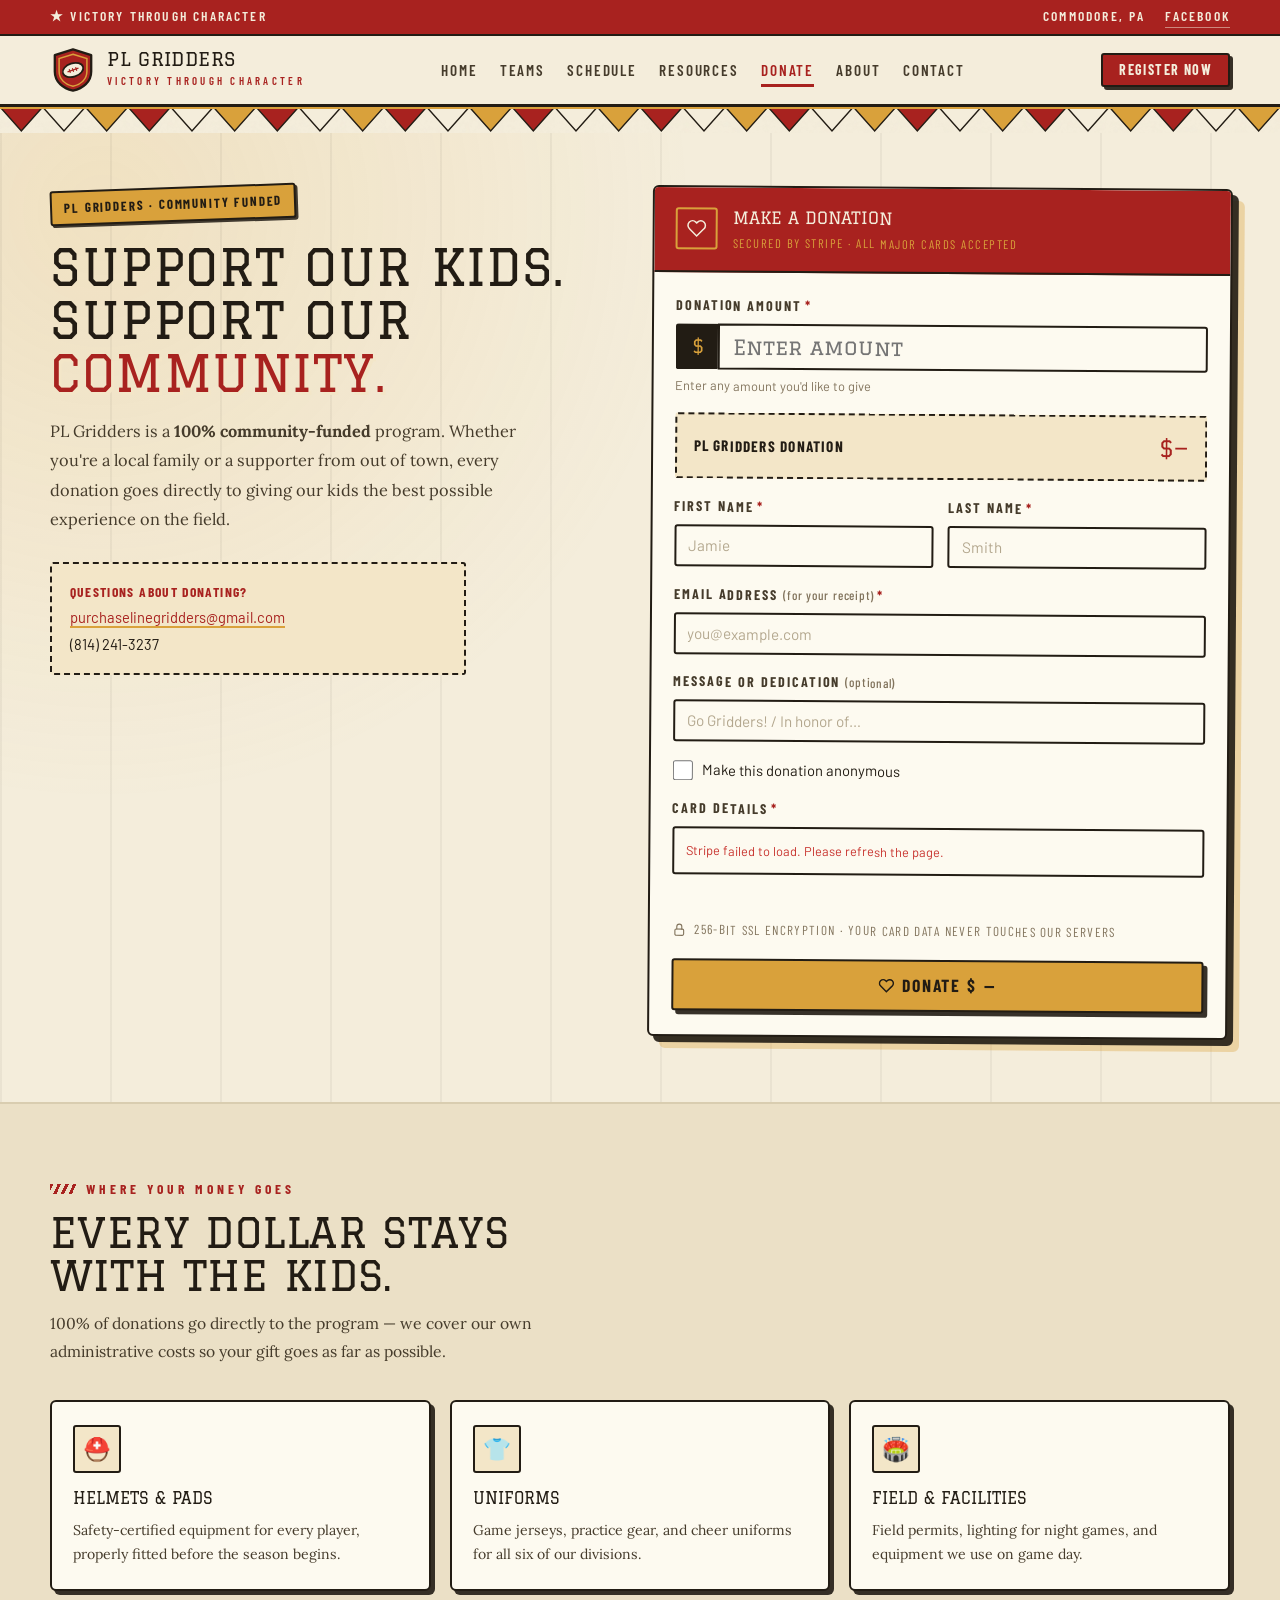
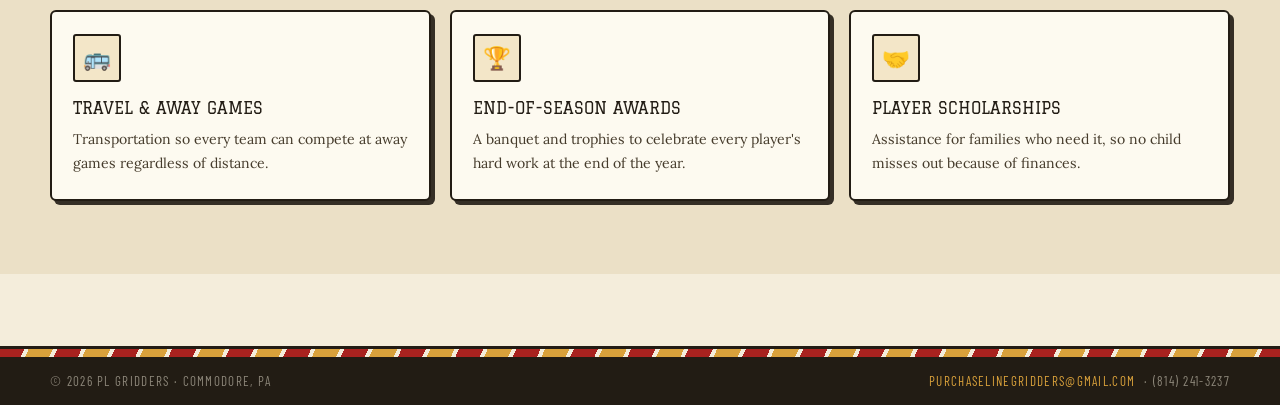
<file: donate.html>
<!DOCTYPE html>
<html lang="en">
<head>
  <meta charset="UTF-8">
  <title>Donate | PL Gridders</title>
  <meta name="viewport" content="width=device-width, initial-scale=1.0">
  <meta name="description" content="Support PL Gridders youth football and cheerleading in Commodore, PA. 100% of donations go directly to the kids.">
  <meta name="theme-color" content="#a8221f">
  <script src="https://js.stripe.com/v3/" defer></script>
  <link rel="preconnect" href="https://fonts.googleapis.com">
  <link rel="preconnect" href="https://fonts.gstatic.com" crossorigin>
  <link href="https://fonts.googleapis.com/css2?family=Graduate&family=Barlow+Condensed:wght@500;600;700&family=Barlow:wght@400;500;600;700&family=Lora:ital,wght@0,400;0,600;1,400&display=swap" rel="stylesheet">
  <link rel="stylesheet" href="theme.css">
  <style>
    .don-hero{position:relative;padding:3.4rem 0 4rem;overflow:hidden;
      background:radial-gradient(circle at 8% 8%, rgba(217,161,59,.16), transparent 40%), var(--paper)}
    .don-hero::after{content:"";position:absolute;inset:0;pointer-events:none;opacity:.05;
      background:repeating-linear-gradient(90deg,var(--ink) 0 2px,transparent 2px 110px)}
    .don-grid{display:grid;grid-template-columns:minmax(0,1fr) minmax(0,1.05fr);gap:3rem;align-items:start}
    @media(max-width:920px){.don-grid{grid-template-columns:1fr}}
    .don-title{font-size:clamp(2.1rem,4.6vw,3.2rem);margin-top:1.1rem}
    .don-title .red{color:var(--red);text-shadow:3px 3px 0 var(--gold-wash)}
    .don-sub{font-family:'Lora',Georgia,serif;font-size:1.02rem;color:var(--ink-2);line-height:1.8;margin-top:1.1rem;max-width:30rem}
    .don-contact{
      margin-top:1.7rem;border:2px dashed var(--ink);border-radius:var(--r-sm);
      background:var(--gold-wash);padding:1rem 1.1rem;font-size:.92rem;line-height:1.8;max-width:26rem;
    }
    .don-contact strong{font-family:'Barlow Condensed',sans-serif;text-transform:uppercase;letter-spacing:.1em;display:block;color:var(--red);font-size:.85rem}
    .don-contact a{color:var(--red);border-bottom:2px solid var(--gold)}

    /* donation form card */
    .donate-form-wrap{
      background:var(--card);border:2px solid var(--ink);border-radius:var(--r-md);
      box-shadow:var(--shadow), 12px 12px 0 rgba(217,161,59,.35);overflow:hidden;
      transform:rotate(.4deg);
    }
    .df-head{display:flex;align-items:center;gap:.95rem;padding:1.05rem 1.3rem;background:var(--red);color:var(--paper);border-bottom:2px solid var(--ink)}
    .df-icon{width:42px;height:42px;flex-shrink:0;border:2px solid var(--gold);border-radius:var(--r-sm);display:flex;align-items:center;justify-content:center}
    .df-icon svg{width:20px;height:20px;stroke:var(--gold)}
    .df-title{font-family:'Graduate',serif;font-size:1.05rem;text-transform:uppercase}
    .df-sub{font-family:'Barlow Condensed',sans-serif;font-size:.78rem;letter-spacing:.12em;text-transform:uppercase;color:var(--gold);margin-top:.15rem}
    .df-body{padding:1.4rem 1.35rem 1.5rem}

    .amount-input-row{display:flex;align-items:stretch}
    .amount-prefix{
      display:flex;align-items:center;padding:0 .9rem;font-family:'Graduate',serif;font-size:1.15rem;
      background:var(--ink);color:var(--gold);border:2px solid var(--ink);border-right:none;
      border-radius:var(--r-sm) 0 0 var(--r-sm);
    }
    .amount-input{
      flex:1;font-family:'Graduate',serif;font-size:1.3rem;color:var(--ink);
      background:var(--card);border:2px solid var(--ink);border-radius:0 var(--r-sm) var(--r-sm) 0;
      padding:.55rem .8rem;min-width:0;
    }
    .amount-input:focus{outline:none;border-color:var(--red);box-shadow:3px 3px 0 var(--gold)}
    .amount-hint{font-size:.8rem;color:var(--muted);margin-top:.4rem}

    .pay-summary{
      display:flex;align-items:center;justify-content:space-between;gap:1rem;
      border:2px dashed var(--ink);border-radius:var(--r-sm);background:var(--gold-wash);
      padding:.8rem 1.05rem;margin-bottom:1.1rem;
    }
    .ps-desc{font-family:'Barlow Condensed',sans-serif;font-weight:700;font-size:.95rem;text-transform:uppercase;letter-spacing:.08em}
    .ps-amount{font-family:'Graduate',serif;font-size:1.4rem;color:var(--red)}
    .fcheck-wrap{margin-bottom:1.05rem}

    /* funds section */
    .funds-section{padding-block:4.6rem;background:var(--paper-2);border-top:2px solid var(--line)}
    .funds-grid{display:grid;grid-template-columns:repeat(3,1fr);gap:1.2rem;margin-top:2.2rem}
    @media(max-width:900px){.funds-grid{grid-template-columns:1fr 1fr}}
    @media(max-width:560px){.funds-grid{grid-template-columns:1fr}}
    .fund-card{
      background:var(--card);border:2px solid var(--ink);border-radius:var(--r-md);
      box-shadow:var(--shadow-sm);padding:1.4rem 1.3rem;
      transition:transform var(--t),box-shadow var(--t);
    }
    .fund-card:hover{transform:translate(-2px,-2px);box-shadow:6px 6px 0 rgba(34,28,20,.9)}
    .fund-icon{
      width:48px;height:48px;font-size:1.4rem;display:flex;align-items:center;justify-content:center;
      border:2px solid var(--ink);border-radius:var(--r-sm);background:var(--gold-wash);margin-bottom:.85rem;
    }
    .fund-title{font-family:'Graduate',serif;font-size:.98rem;text-transform:uppercase;margin-bottom:.45rem}
    .fund-body{font-family:'Lora',Georgia,serif;font-size:.88rem;color:var(--ink-2);line-height:1.7}
    .sec-title{font-size:clamp(1.8rem,3.6vw,2.6rem)}
    .sec-sub{font-family:'Lora',Georgia,serif;font-size:.98rem;color:var(--ink-2);max-width:36rem;line-height:1.75;margin-top:.8rem}
  </style>
</head>
<body>

<!-- TOP STRIPE -->
<div class="top-stripe">
  <div class="container">
    <span>★ Victory Through Character</span>
    <div class="ts-right">
      <span class="ts-hide">Commodore, PA</span>
      <a href="https://www.facebook.com/Purchase-Line-Little-Gridders-313146252057597" target="_blank" rel="noopener">Facebook</a>
    </div>
  </div>
</div>

<!-- HEADER -->
<header class="site-header">
  <div class="container">
    <nav class="nav">
      <a href="index.html" class="brand">
        <div class="brand-logo">
          <svg viewBox="0 0 48 48" xmlns="http://www.w3.org/2000/svg" aria-hidden="true">
            <path d="M24 2.5 43 8.5v17c0 11-8.6 17.6-19 20-10.4-2.4-19-9-19-20v-17Z" fill="#a8221f" stroke="#221c14" stroke-width="2.4" stroke-linejoin="round"/>
            <path d="M24 7.5 38.5 12v13.2c0 8.6-6.6 13.8-14.5 15.8-7.9-2-14.5-7.2-14.5-15.8V12Z" fill="none" stroke="#d9a13b" stroke-width="1.6"/>
            <g transform="rotate(-18 24 24)">
              <ellipse cx="24" cy="24" rx="11" ry="7" fill="#f4eddb" stroke="#221c14" stroke-width="1.8"/>
              <line x1="18" y1="24" x2="30" y2="24" stroke="#a8221f" stroke-width="1.4"/>
              <line x1="20.5" y1="22" x2="20.5" y2="26" stroke="#a8221f" stroke-width="1.2"/>
              <line x1="24" y1="22" x2="24" y2="26" stroke="#a8221f" stroke-width="1.2"/>
              <line x1="27.5" y1="22" x2="27.5" y2="26" stroke="#a8221f" stroke-width="1.2"/>
            </g>
          </svg>
        </div>
        <div>
          <div class="brand-name">PL Gridders</div>
          <div class="brand-sub">Victory Through Character</div>
        </div>
      </a>
      <button class="nav-toggle" id="nav-toggle" aria-label="Toggle menu"><span class="hamburger"></span></button>
      <div class="nav-links" id="nav-links">
        <a href="index.html">Home</a>
        <a href="index.html#teams">Teams</a>
        <a href="index.html#schedule">Schedule</a>
        <a href="resources.html">Resources</a>
        <a href="donate.html" class="on">Donate</a>
        <a href="about.html">About</a>
        <a href="index.html#contact">Contact</a>
        <a href="register.html" class="nav-reg">Register Now</a>
      </div>
      <div class="nav-actions">
        <button class="btn btn--red btn--sm" onclick="window.location='register.html'">Register Now</button>
      </div>
    </nav>
  </div>
</header>

<!-- PENNANT BUNTING -->
<div class="bunting" aria-hidden="true">
  <svg preserveAspectRatio="none" viewBox="0 0 1200 26" xmlns="http://www.w3.org/2000/svg">
    <defs>
      <pattern id="pennants" x="0" y="0" width="120" height="26" patternUnits="userSpaceOnUse">
        <path d="M0 0h40L20 24Z"   fill="#a8221f" stroke="#221c14" stroke-width="1.4"/>
        <path d="M40 0h40L60 24Z"  fill="#f4eddb" stroke="#221c14" stroke-width="1.4"/>
        <path d="M80 0h40L100 24Z" fill="#d9a13b" stroke="#221c14" stroke-width="1.4"/>
      </pattern>
    </defs>
    <rect width="1200" height="26" fill="url(#pennants)"/>
  </svg>
</div>

<!-- HERO + FORM -->
<div class="don-hero">
  <div class="container">
    <div class="don-grid">

      <!-- LEFT: headline + context -->
      <div>
        <span class="sticker">PL Gridders · Community Funded</span>
        <h1 class="display don-title">
          Support Our Kids.<br>Support Our <span class="red">Community.</span>
        </h1>
        <p class="don-sub">
          PL Gridders is a <strong>100% community-funded</strong> program. Whether you're a local family or a supporter from out of town, every donation goes directly to giving our kids the best possible experience on the field.
        </p>
        <div class="don-contact">
          <strong>Questions about donating?</strong>
          <a href="mailto:purchaselinegridders@gmail.com">purchaselinegridders@gmail.com</a><br>
          (814) 241-3237
        </div>
      </div>

      <!-- RIGHT: donation form -->
      <div>
        <form id="donate-form" novalidate>
          <input type="hidden" name="access_key"  id="w3f-key"     value="2f112d65-7fc7-447b-a597-4b55505c911c">
          <input type="hidden" name="subject"      id="w3f-subject" value="PL Gridders — New Donation">
          <input type="hidden" name="from_name"    value="PL Gridders Donation Page">
          <input type="hidden" name="botcheck"     value="">

          <div class="donate-form-wrap">
            <div class="df-head">
              <div class="df-icon">
                <svg viewBox="0 0 24 24" fill="none" stroke-width="1.8"><path d="M20.84 4.61a5.5 5.5 0 00-7.78 0L12 5.67l-1.06-1.06a5.5 5.5 0 00-7.78 7.78l1.06 1.06L12 21.23l7.78-7.78 1.06-1.06a5.5 5.5 0 000-7.78z" stroke="currentColor"/></svg>
              </div>
              <div>
                <div class="df-title">Make a Donation</div>
                <div class="df-sub">Secured by Stripe · All major cards accepted</div>
              </div>
            </div>

            <div class="df-body">

              <!-- AMOUNT -->
              <div class="ffield">
                <label class="flabel" for="custom-amount">Donation Amount<span class="req">*</span></label>
                <div class="amount-input-row">
                  <span class="amount-prefix">$</span>
                  <input class="amount-input" id="custom-amount" name="donation_amount_input" type="number" min="1" max="100000" step="1" placeholder="Enter amount" required>
                </div>
                <div class="amount-hint">Enter any amount you'd like to give</div>
              </div>

              <!-- SUMMARY -->
              <div class="pay-summary">
                <div class="ps-desc">PL Gridders Donation</div>
                <div class="ps-amount">$<span id="amount-display">—</span></div>
              </div>

              <!-- DONOR INFO -->
              <div class="frow--2">
                <div class="ffield">
                  <label class="flabel" for="d-first">First Name<span class="req">*</span></label>
                  <input class="finput" id="d-first" name="donor_first" type="text" placeholder="Jamie" required autocomplete="given-name">
                </div>
                <div class="ffield">
                  <label class="flabel" for="d-last">Last Name<span class="req">*</span></label>
                  <input class="finput" id="d-last" name="donor_last" type="text" placeholder="Smith" required autocomplete="family-name">
                </div>
              </div>

              <div class="ffield">
                <label class="flabel" for="d-email">Email Address <span class="opt">(for your receipt)</span><span class="req">*</span></label>
                <input class="finput" id="d-email" name="donor_email" type="email" placeholder="you@example.com" required autocomplete="email">
              </div>

              <div class="ffield">
                <label class="flabel" for="d-note">Message or Dedication <span class="opt">(optional)</span></label>
                <input class="finput" id="d-note" name="donation_note" type="text" placeholder="Go Gridders! / In honor of…">
              </div>

              <!-- ANON -->
              <div class="fcheck-wrap">
                <div class="fcheck">
                  <input type="checkbox" id="d-anon" name="anonymous" value="Yes">
                  <label for="d-anon">Make this donation anonymous</label>
                </div>
              </div>

              <!-- STRIPE CARD -->
              <div class="ffield">
                <label class="flabel">Card Details<span class="req">*</span></label>
                <div id="stripe-element"></div>
              </div>
              <div class="pay-error" id="pay-error" role="alert"></div>
              <div class="pay-secure" style="margin-bottom:1.1rem">
                <svg viewBox="0 0 24 24" fill="none" stroke-width="1.8"><rect x="5" y="11" width="14" height="10" rx="2" stroke="currentColor"/><path d="M8 11V7a4 4 0 018 0v4" stroke="currentColor" stroke-linecap="round"/></svg>
                256-bit SSL encryption · Your card data never touches our servers
              </div>

              <button class="btn btn--gold btn--lg btn--full" type="submit" id="donate-btn">
                <svg viewBox="0 0 24 24" fill="none" width="16" height="16" stroke-width="2.2"><path d="M20.84 4.61a5.5 5.5 0 00-7.78 0L12 5.67l-1.06-1.06a5.5 5.5 0 00-7.78 7.78l1.06 1.06L12 21.23l7.78-7.78 1.06-1.06a5.5 5.5 0 000-7.78z" stroke="currentColor"/></svg>
                Donate $<span id="btn-amount">—</span>
              </button>
              <div id="form-err" style="color:var(--red-bright);font-size:.85rem;font-weight:600;text-align:center;margin-top:.7rem;display:none">Please fill in your name, email, a donation amount, and your card details.</div>

            </div><!-- df-body -->
          </div><!-- donate-form-wrap -->
        </form>

        <!-- SUCCESS -->
        <div class="success-screen" id="success-screen">
          <div class="success-icon">🏆</div>
          <h2 class="display success-title">Thank You,<br><span class="accent" id="confirm-name">Champion!</span></h2>
          <p class="success-body">
            Your generosity means the world to the kids of Purchase Line. <strong>Stripe has emailed your receipt</strong> to <strong id="confirm-email">you</strong>.<br><br>
            Victory through character — on and off the field.
          </p>
          <div class="success-card">
            <div class="sc-label">Donation Summary</div>
            <div class="sc-row"><span>Amount: </span><strong>$<span id="confirm-amount">—</span></strong></div>
            <div class="sc-row"><span>Receipt sent to: </span><strong id="confirm-email-2">—</strong></div>
            <div class="sc-row" id="confirm-note-row" style="display:none"><span>Message: </span><strong id="confirm-note">—</strong></div>
          </div>
          <div style="display:flex;gap:.75rem;flex-wrap:wrap;justify-content:center">
            <button onclick="location.reload()" class="btn btn--gold">Donate Again</button>
            <a href="index.html" class="btn btn--ghost">← Back to Home</a>
          </div>
        </div>

      </div><!-- right col -->
    </div><!-- don-grid -->
  </div><!-- container -->
</div>

<!-- WHERE YOUR MONEY GOES -->
<div class="funds-section">
  <div class="container">
    <div class="eyebrow">Where your money goes</div>
    <h2 class="display sec-title">Every Dollar Stays<br>With the Kids.</h2>
    <p class="sec-sub">100% of donations go directly to the program — we cover our own administrative costs so your gift goes as far as possible.</p>
    <div class="funds-grid">
      <div class="fund-card">
        <div class="fund-icon">⛑️</div>
        <div class="fund-title">Helmets &amp; Pads</div>
        <div class="fund-body">Safety-certified equipment for every player, properly fitted before the season begins.</div>
      </div>
      <div class="fund-card">
        <div class="fund-icon">👕</div>
        <div class="fund-title">Uniforms</div>
        <div class="fund-body">Game jerseys, practice gear, and cheer uniforms for all six of our divisions.</div>
      </div>
      <div class="fund-card">
        <div class="fund-icon">🏟️</div>
        <div class="fund-title">Field &amp; Facilities</div>
        <div class="fund-body">Field permits, lighting for night games, and equipment we use on game day.</div>
      </div>
      <div class="fund-card">
        <div class="fund-icon">🚌</div>
        <div class="fund-title">Travel &amp; Away Games</div>
        <div class="fund-body">Transportation so every team can compete at away games regardless of distance.</div>
      </div>
      <div class="fund-card">
        <div class="fund-icon">🏆</div>
        <div class="fund-title">End-of-Season Awards</div>
        <div class="fund-body">A banquet and trophies to celebrate every player's hard work at the end of the year.</div>
      </div>
      <div class="fund-card">
        <div class="fund-icon">🤝</div>
        <div class="fund-title">Player Scholarships</div>
        <div class="fund-body">Assistance for families who need it, so no child misses out because of finances.</div>
      </div>
    </div>
  </div>
</div>

<footer class="site-footer">
  <div class="container foot-base" style="border-top:none">
    <div>&copy; <span id="yr"></span> PL Gridders · Commodore, PA</div>
    <div>
      <a href="mailto:purchaselinegridders@gmail.com" style="color:var(--gold)">purchaselinegridders@gmail.com</a>
      &nbsp;·&nbsp;(814) 241-3237
    </div>
  </div>
</footer>

<script>
(function(){
'use strict';

var STRIPE_PK = 'pk_live_51Kr7xTGIoSedh4Bu2w6cBrfq4hhwMksdObFKdOq08a2aU0ufCeL7II3rSBVsCP0tYz8a57OkJm2nuE5zgtl61tI200B7g8oYrH';
var W3F_KEY   = '2f112d65-7fc7-447b-a597-4b55505c911c';

document.getElementById('yr').textContent    = new Date().getFullYear();
document.getElementById('w3f-key').value     = W3F_KEY;

// ── MOBILE NAV ──────────────────────────────────────────
var navT = document.getElementById('nav-toggle');
var navL = document.getElementById('nav-links');
if(navT){
  navT.addEventListener('click', function(){
    var o = navL.classList.toggle('nav-links--open');
    navT.classList.toggle('nav-toggle--open', o);
    document.body.classList.toggle('no-scroll', o);
  });
  navL.querySelectorAll('a').forEach(function(a){a.addEventListener('click', function(){
    navL.classList.remove('nav-links--open');
    navT.classList.remove('nav-toggle--open');
    document.body.classList.remove('no-scroll');
  });});
}

// ── STRIPE ──────────────────────────────────────────────
var stripe, cardElement;
function initStripe(){
  if(typeof Stripe === 'undefined'){
    document.getElementById('stripe-element').innerHTML = '<p style="color:#c8332e;font-size:.8rem">Stripe failed to load. Please refresh the page.</p>';
    return;
  }
  stripe = Stripe(STRIPE_PK);
  var elements = stripe.elements({
    appearance:{
      theme:'stripe',
      variables:{colorPrimary:'#a8221f',colorBackground:'#fdfaf0',colorText:'#221c14',colorDanger:'#c8332e',fontFamily:'Barlow, system-ui, sans-serif',borderRadius:'3px'}
    }
  });
  cardElement = elements.create('card',{
    style:{base:{fontSize:'15px',fontFamily:'Barlow, system-ui, sans-serif',color:'#221c14','::placeholder':{color:'#b3a78e'}},invalid:{color:'#c8332e'}},
    hidePostalCode:false
  });
  cardElement.mount('#stripe-element');
  cardElement.on('change',function(e){ document.getElementById('pay-error').textContent = e.error ? e.error.message : ''; });
}
if(document.readyState === 'complete'){ initStripe(); }
else { window.addEventListener('load', initStripe); }

// ── AMOUNT DISPLAY ───────────────────────────────────────
var amtInput = document.getElementById('custom-amount');
function updateDisplay(){
  var v = parseFloat(amtInput.value);
  var str = (!isNaN(v) && v > 0) ? v.toFixed(2) : '—';
  document.getElementById('amount-display').textContent = str;
  document.getElementById('btn-amount').textContent = str;
}
amtInput.addEventListener('input', updateDisplay);
updateDisplay();

// ── SUBMIT ───────────────────────────────────────────────
var form     = document.getElementById('donate-form');
var btn      = document.getElementById('donate-btn');
var errMsg   = document.getElementById('form-err');
var payErr   = document.getElementById('pay-error');
var success  = document.getElementById('success-screen');
var formWrap = document.querySelector('.donate-form-wrap');

form.addEventListener('submit', async function(e){
  e.preventDefault();
  errMsg.style.display = 'none';
  payErr.textContent   = '';

  var amt   = parseFloat(amtInput.value);
  var first = document.getElementById('d-first').value.trim();
  var last  = document.getElementById('d-last').value.trim();
  var email = document.getElementById('d-email').value.trim();

  if(!first || !last || !email || isNaN(amt) || amt < 1){
    errMsg.style.display = 'block';
    return;
  }

  if(!stripe || !cardElement){
    payErr.textContent = 'Stripe is not loaded. Please refresh and try again.';
    return;
  }

  btn.disabled = true;
  btn.innerHTML = '<svg class="spin" viewBox="0 0 24 24" fill="none" width="16" height="16"><path d="M12 2v4M12 18v4M4.93 4.93l2.83 2.83M16.24 16.24l2.83 2.83M2 12h4M18 12h4" stroke="currentColor" stroke-width="2" stroke-linecap="round"/></svg> Processing…';

  var note    = document.getElementById('d-note').value.trim();
  var anon    = document.getElementById('d-anon').checked;
  var donorName = first + ' ' + last;
  var amtCents  = Math.round(amt * 100);

  try {
    var piRes = await fetch('/api/create-payment-intent', {
      method:'POST',
      headers:{'Content-Type':'application/json'},
      body: JSON.stringify({
        amount: amtCents,
        description: 'PL Gridders Donation — '+(anon?'Anonymous':donorName)+(note?' — '+note:''),
        email: email
      })
    });

    if(!piRes.ok) throw new Error('Could not start payment. Please try again.');
    var piData = await piRes.json();
    if(!piData.clientSecret) throw new Error(piData.error || 'Payment setup failed.');

    var result = await stripe.confirmCardPayment(piData.clientSecret,{
      payment_method:{ card:cardElement, billing_details:{ name:donorName, email:email } },
      receipt_email: email
    });

    if(result.error){
      payErr.textContent = result.error.message;
      btn.disabled = false;
      btn.innerHTML = '<svg viewBox="0 0 24 24" fill="none" width="16" height="16" stroke-width="2.2"><path d="M20.84 4.61a5.5 5.5 0 00-7.78 0L12 5.67l-1.06-1.06a5.5 5.5 0 00-7.78 7.78l1.06 1.06L12 21.23l7.78-7.78 1.06-1.06a5.5 5.5 0 000-7.78z" stroke="currentColor"/></svg> Donate $'+amt.toFixed(2);
      return;
    }

    // Send to Web3Forms
    document.getElementById('w3f-subject').value = 'PL Gridders Donation — $'+amt.toFixed(2)+' from '+(anon?'Anonymous':donorName);
    var fd = new FormData(form);
    fd.set('donation_amount', '$'+amt.toFixed(2));
    fd.set('payment_id', result.paymentIntent.id);
    fd.delete('botcheck');
    if(W3F_KEY && W3F_KEY !== 'YOUR_WEB3FORMS_KEY'){
      fetch('https://api.web3forms.com/submit',{method:'POST',body:fd}).catch(function(){});
    }

    // Success screen
    document.getElementById('confirm-name').textContent    = anon ? 'Donor!' : first+'!';
    document.getElementById('confirm-amount').textContent  = amt.toFixed(2);
    document.getElementById('confirm-email').textContent   = email;
    document.getElementById('confirm-email-2').textContent = email;
    if(note){
      document.getElementById('confirm-note').textContent = note;
      document.getElementById('confirm-note-row').style.display = 'flex';
    }
    formWrap.style.display = 'none';
    success.classList.add('on');
    window.scrollTo({top: success.offsetTop - 80, behavior:'smooth'});

  } catch(err){
    payErr.textContent = err.message || 'Something went wrong. Please try again.';
    btn.disabled = false;
    btn.innerHTML = '<svg viewBox="0 0 24 24" fill="none" width="16" height="16" stroke-width="2.2"><path d="M20.84 4.61a5.5 5.5 0 00-7.78 0L12 5.67l-1.06-1.06a5.5 5.5 0 00-7.78 7.78l1.06 1.06L12 21.23l7.78-7.78 1.06-1.06a5.5 5.5 0 000-7.78z" stroke="currentColor"/></svg> Donate $'+(isNaN(amt)?'—':amt.toFixed(2));
  }
});

})();
</script>
</body>
</html>
</file>
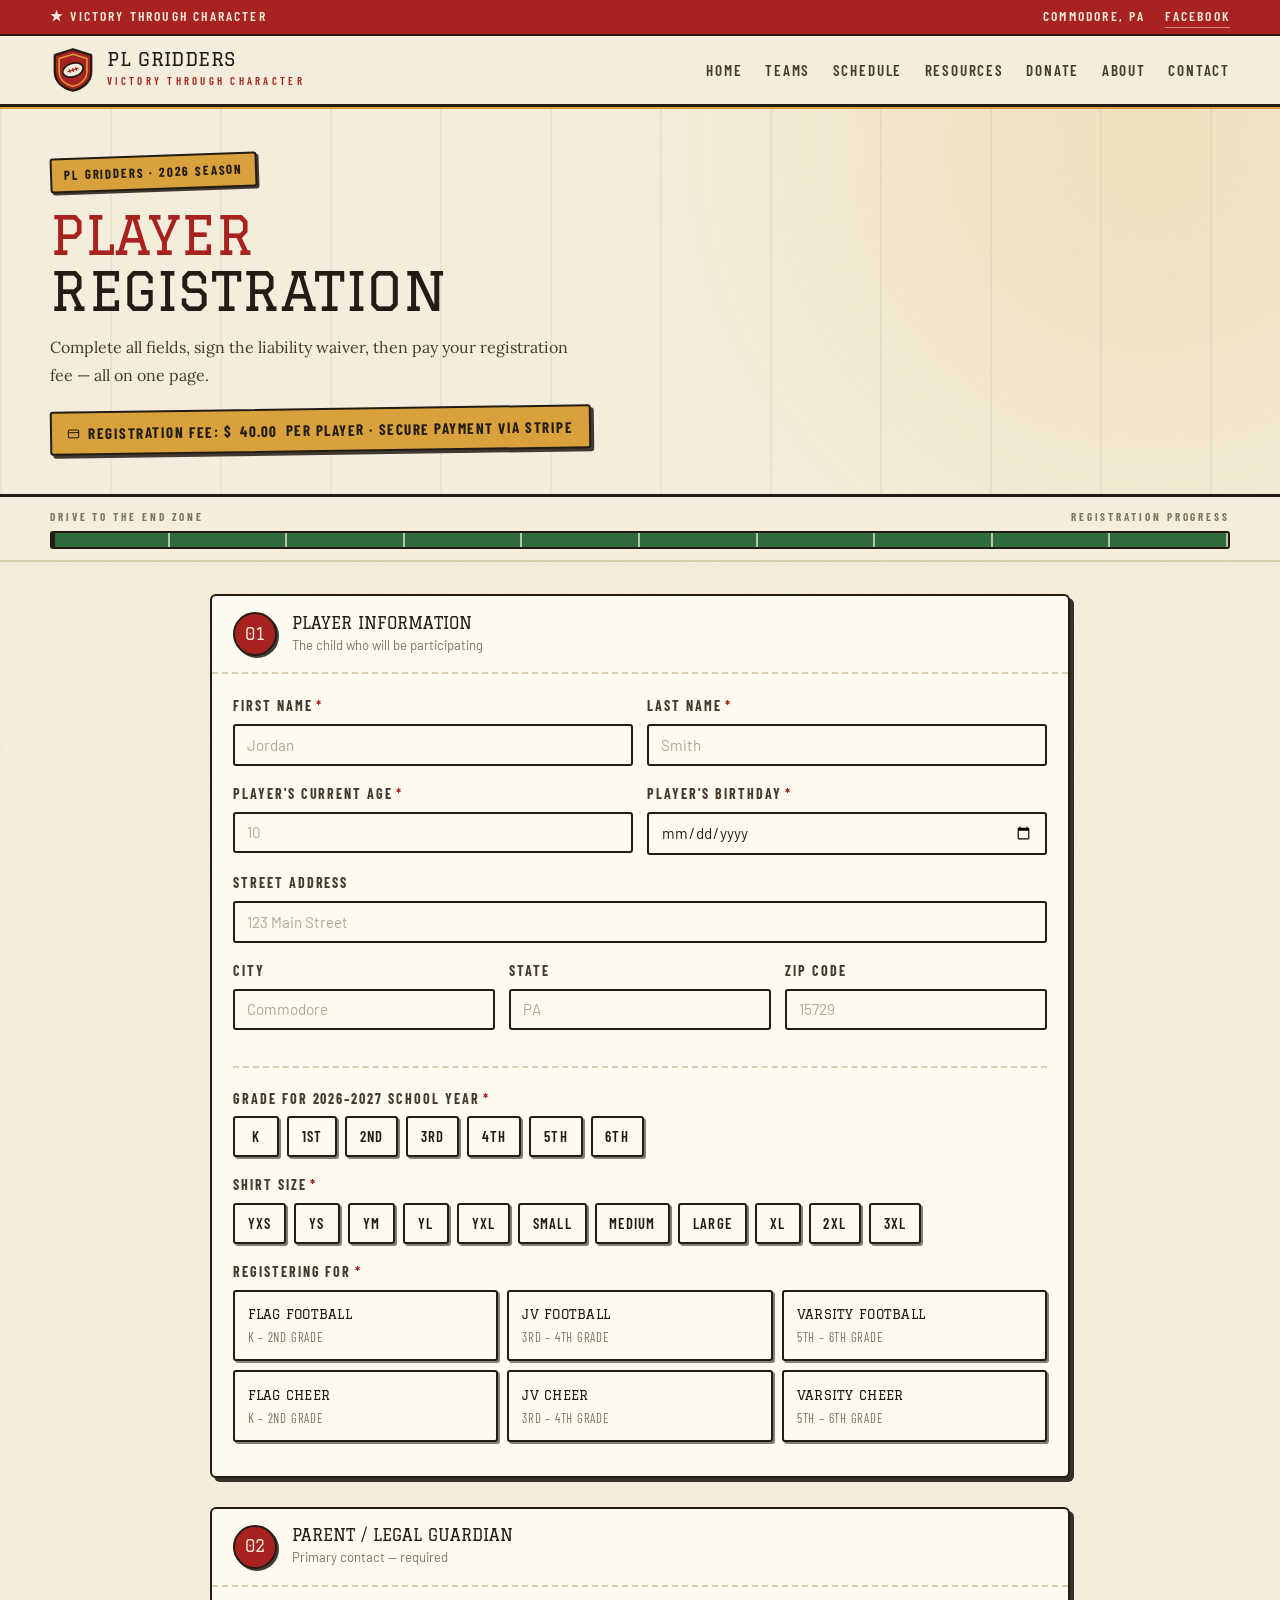
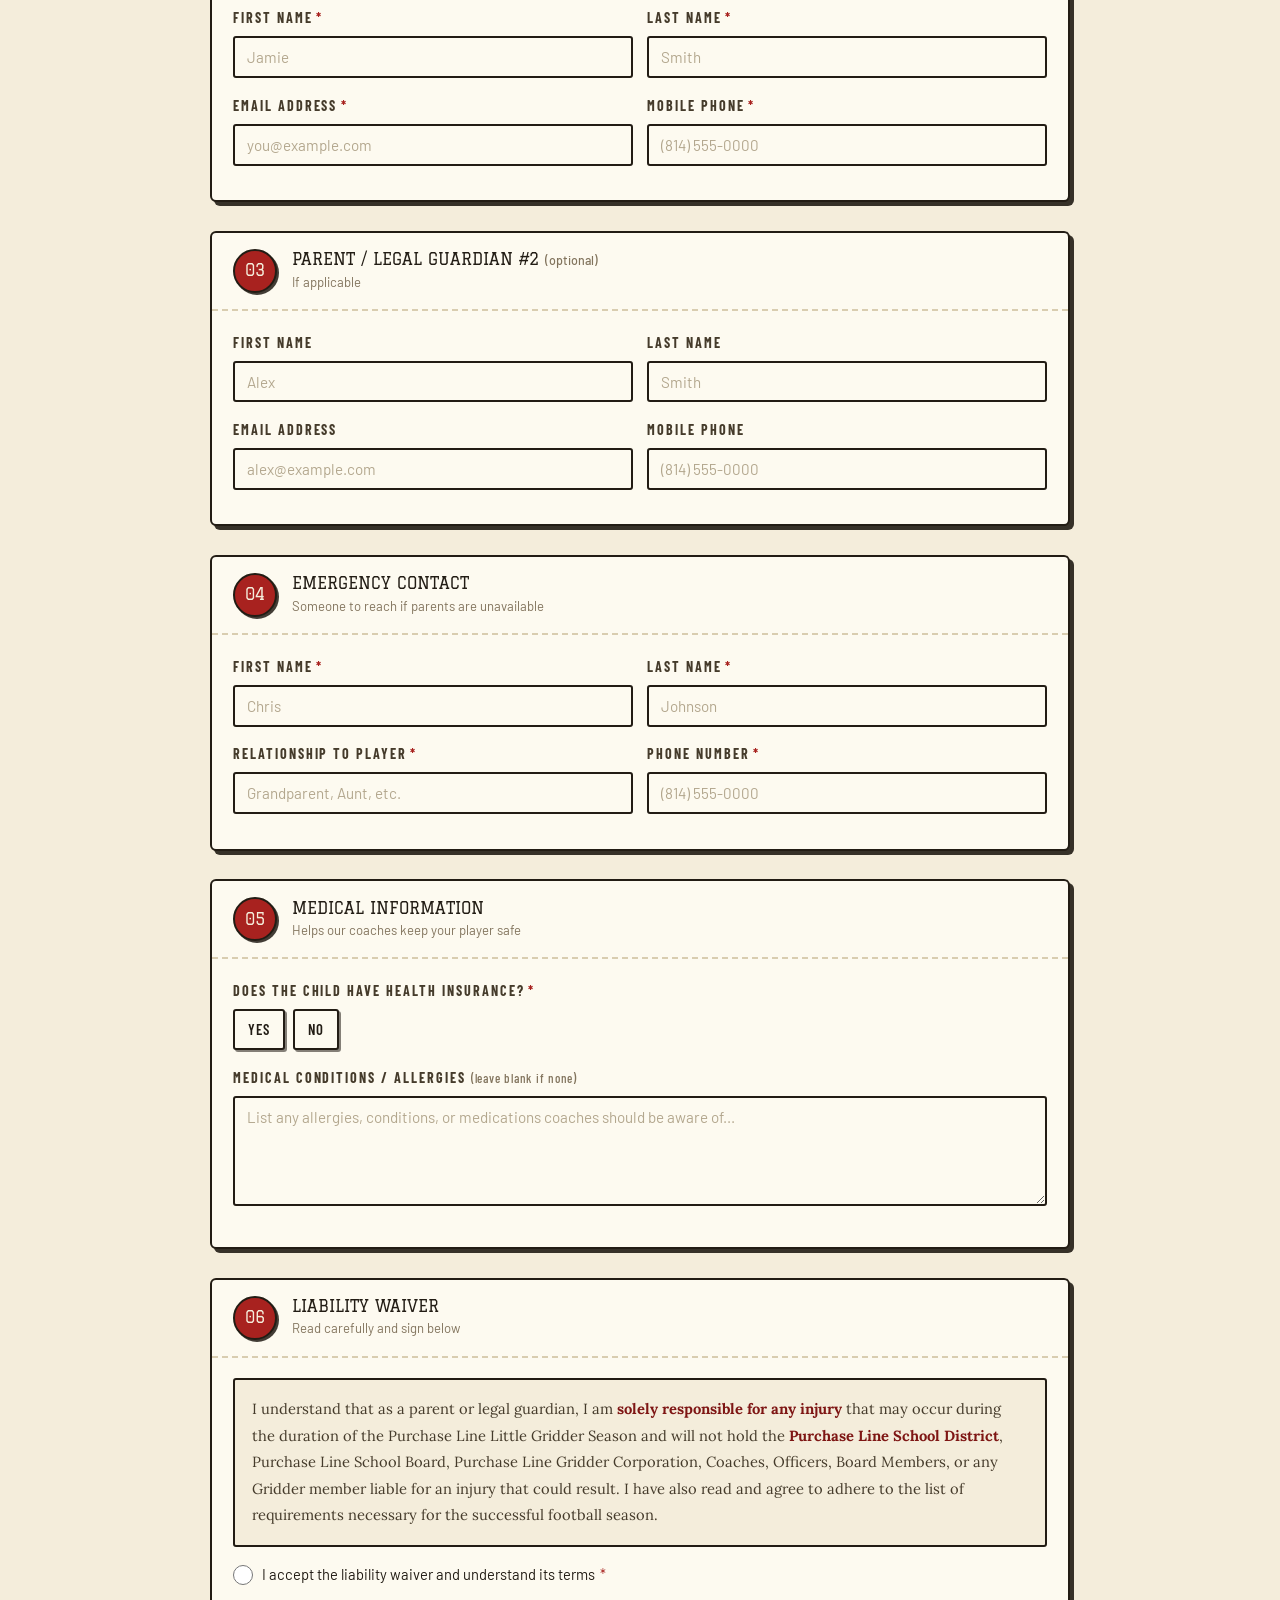
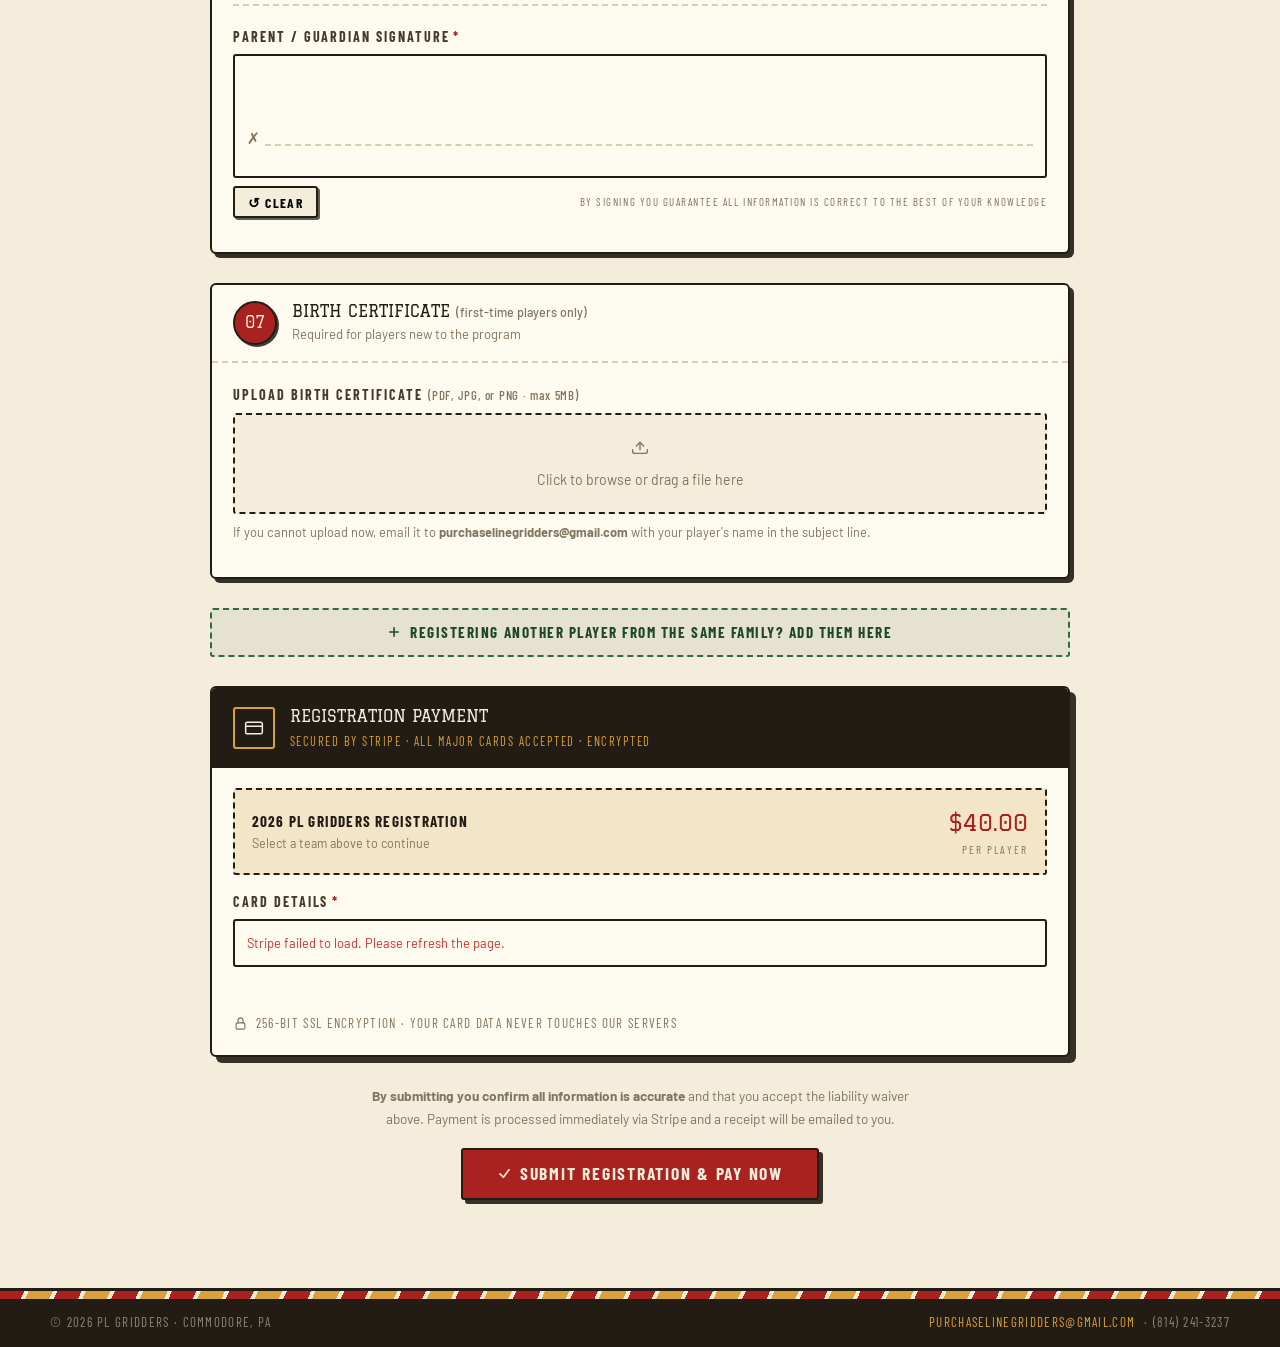
<file: register.html>
<!DOCTYPE html>
<html lang="en">
<head>
  <meta charset="UTF-8">
  <title>Register | PL Gridders 2026</title>
  <meta name="viewport" content="width=device-width, initial-scale=1.0">
  <meta name="description" content="Register your player for the 2026 PL Gridders season — football and cheerleading, K–6th grade, Commodore, PA.">
  <meta name="theme-color" content="#a8221f">
  <!-- Stripe.js — free, loaded from Stripe's CDN -->
  <script src="https://js.stripe.com/v3/" defer></script>
  <link rel="preconnect" href="https://fonts.googleapis.com">
  <link rel="preconnect" href="https://fonts.gstatic.com" crossorigin>
  <link href="https://fonts.googleapis.com/css2?family=Graduate&family=Barlow+Condensed:wght@500;600;700&family=Barlow:wght@400;500;600;700&family=Lora:ital,wght@0,400;0,600;1,400&display=swap" rel="stylesheet">
  <link rel="stylesheet" href="theme.css">
  <style>
    /* ── PAGE HERO ── */
    .reg-hero{position:relative;padding:3rem 0 2.6rem;border-bottom:3px solid var(--ink);overflow:hidden;
      background:radial-gradient(circle at 90% 10%, rgba(217,161,59,.18), transparent 45%), var(--paper)}
    .reg-hero::after{content:"";position:absolute;inset:0;pointer-events:none;opacity:.05;
      background:repeating-linear-gradient(90deg,var(--ink) 0 2px,transparent 2px 110px)}
    .rh-title{font-size:clamp(2.2rem,5.2vw,3.4rem);margin-top:1rem}
    .rh-title .accent{color:var(--red)}
    .rh-sub{font-family:'Lora',Georgia,serif;font-size:1rem;color:var(--ink-2);max-width:34rem;line-height:1.75;margin-top:.9rem}
    .fee-badge{
      display:inline-flex;align-items:center;gap:.5rem;margin-top:1.2rem;
      font-family:'Barlow Condensed',sans-serif;font-weight:700;font-size:.95rem;
      text-transform:uppercase;letter-spacing:.1em;
      padding:.5rem .95rem;background:var(--gold);color:var(--ink);
      border:2px solid var(--ink);border-radius:var(--r-sm);box-shadow:3px 3px 0 rgba(34,28,20,.85);
      transform:rotate(-.8deg);
    }

    /* ── PROGRESS: drive down the field ── */
    .prog-wrap{position:sticky;top:71px;z-index:40;padding-block:.7rem;background:var(--paper);border-bottom:2px solid var(--line)}
    .prog-bar{
      height:18px;border:2px solid var(--ink);border-radius:var(--r-sm);overflow:hidden;position:relative;
      background:
        repeating-linear-gradient(90deg, transparent 0 calc(10% - 2px), rgba(244,237,219,.7) calc(10% - 2px) 10%),
        var(--green);
    }
    .prog-fill{
      height:100%;width:0%;transition:width 400ms ease;position:relative;
      background:repeating-linear-gradient(115deg, rgba(217,161,59,.92) 0 10px, rgba(200,51,46,.92) 10px 20px);
      border-right:3px solid var(--ink);
    }
    .prog-label{
      font-family:'Barlow Condensed',sans-serif;font-weight:700;font-size:.7rem;
      text-transform:uppercase;letter-spacing:.26em;color:var(--muted);margin-bottom:.3rem;
      display:flex;justify-content:space-between;
    }

    /* ── FORM SECTIONS ── */
    .form-wrap{max-width:860px;margin-inline:auto;padding-top:2rem}
    .fsec{
      background:var(--card);border:2px solid var(--ink);border-radius:var(--r-md);
      box-shadow:var(--shadow-sm);margin-bottom:1.8rem;position:relative;
    }
    .fsec-head{
      display:flex;align-items:center;gap:.95rem;padding:1rem 1.3rem;
      border-bottom:2px dashed var(--line);
    }
    .fsec-num{
      width:44px;height:44px;flex-shrink:0;display:flex;align-items:center;justify-content:center;
      font-family:'Graduate',serif;font-size:1rem;color:var(--paper);
      background:var(--red);border:2px solid var(--ink);border-radius:50%;
      box-shadow:2px 2px 0 rgba(34,28,20,.85);
    }
    .fsec-num--plus{background:var(--green);font-size:1.3rem}
    .fsec-title{font-family:'Graduate',serif;font-size:1rem;text-transform:uppercase;line-height:1.3}
    .fsec-title .lite{font-family:'Barlow',sans-serif;font-weight:500;text-transform:none;font-size:.78rem;letter-spacing:0;color:var(--muted)}
    .fsec-sub{font-size:.82rem;color:var(--muted);margin-top:.1rem}
    .fsec-body{padding:1.3rem 1.3rem 1.1rem}
    .fdiv{border-top:2px dashed var(--line);margin-block:1.2rem}

    /* waiver */
    .waiver-box{
      background:var(--paper);border:2px solid var(--ink);border-radius:var(--r-sm);
      padding:1rem 1.1rem;font-family:'Lora',Georgia,serif;font-size:.92rem;line-height:1.8;
      color:var(--ink-2);margin-bottom:1rem;
    }
    .waiver-box strong{color:var(--red-deep)}

    /* signature */
    .sig-outer{border:2px solid var(--ink);border-radius:var(--r-sm);background:var(--card);position:relative}
    .sig-outer::before{
      content:"✗";position:absolute;left:12px;bottom:26px;color:var(--muted);
      font-size:1rem;pointer-events:none;
    }
    .sig-outer::after{
      content:"";position:absolute;left:30px;right:12px;bottom:30px;
      border-bottom:2px dashed var(--line);pointer-events:none;
    }
    #sig-canvas{width:100%;height:120px;display:block;cursor:crosshair;touch-action:none;position:relative;z-index:1}
    .sig-bar{display:flex;align-items:center;justify-content:space-between;gap:1rem;margin-top:.5rem;flex-wrap:wrap}
    .sig-clear{
      font-family:'Barlow Condensed',sans-serif;font-weight:700;font-size:.85rem;
      text-transform:uppercase;letter-spacing:.1em;
      background:var(--paper);border:2px solid var(--ink);border-radius:var(--r-sm);
      padding:.32rem .8rem;box-shadow:2px 2px 0 rgba(34,28,20,.7);transition:all var(--t);
    }
    .sig-clear:hover{transform:translate(-1px,-1px);box-shadow:3px 3px 0 rgba(34,28,20,.85)}
    .sig-hint{font-family:'Barlow Condensed',sans-serif;font-size:.68rem;letter-spacing:.14em;color:var(--muted);text-transform:uppercase}

    /* upload */
    .fupload{position:relative;border:2px dashed var(--ink);border-radius:var(--r-sm);background:var(--paper);transition:border-color var(--t),background var(--t)}
    .fupload:hover{border-color:var(--red);background:var(--red-wash)}
    .fupload input{position:absolute;inset:0;opacity:0;cursor:pointer;width:100%}
    .fupload-face{padding:1.3rem 1rem;text-align:center;font-size:.88rem;color:var(--muted)}
    .fupload-face svg{width:22px;height:22px;margin:0 auto .3rem;stroke:var(--muted)}
    .fupload-name{padding:0 1rem .8rem;text-align:center;font-weight:600;font-size:.88rem;color:var(--green-deep)}
    .fupload-name:empty{display:none}
    .fupload-alt{font-size:.8rem;color:var(--muted);margin-top:.5rem;line-height:1.6}

    /* multi-player roster */
    .player-roster{display:flex;flex-direction:column;gap:.6rem;margin-bottom:1.4rem}
    .player-tag{
      display:flex;align-items:center;justify-content:space-between;gap:1rem;
      background:var(--card);border:2px solid var(--green);border-radius:var(--r-sm);
      box-shadow:3px 3px 0 rgba(47,107,60,.4);padding:.7rem .95rem;
    }
    .player-tag-name{font-family:'Graduate',serif;font-size:.9rem;text-transform:uppercase}
    .player-tag-team{font-family:'Barlow Condensed',sans-serif;font-size:.8rem;letter-spacing:.08em;text-transform:uppercase;color:var(--muted);margin-top:.1rem}
    .player-tag-remove{
      flex-shrink:0;width:30px;height:30px;border:2px solid var(--ink);border-radius:var(--r-sm);
      background:var(--paper);font-weight:700;color:var(--red);transition:all var(--t);
    }
    .player-tag-remove:hover{background:var(--red);color:var(--paper)}
    .add-player-btn{
      width:100%;display:flex;align-items:center;justify-content:center;gap:.55rem;
      font-family:'Barlow Condensed',sans-serif;font-weight:700;font-size:.95rem;
      text-transform:uppercase;letter-spacing:.1em;color:var(--green-deep);
      background:rgba(47,107,60,.07);border:2px dashed var(--green);border-radius:var(--r-sm);
      padding:.85rem 1rem;margin-bottom:1.8rem;transition:all var(--t);
    }
    .add-player-btn:hover{background:rgba(47,107,60,.14)}

    /* ── PAYMENT TICKET ── */
    .pay-sec{
      background:var(--card);border:2px solid var(--ink);border-radius:var(--r-md);
      box-shadow:var(--shadow);margin-bottom:1.8rem;overflow:hidden;
    }
    .pay-sec-head{
      display:flex;align-items:center;gap:.95rem;padding:1rem 1.3rem;
      background:var(--ink);color:var(--paper);
    }
    .pay-sec-icon{
      width:42px;height:42px;flex-shrink:0;border:2px solid var(--gold);border-radius:var(--r-sm);
      display:flex;align-items:center;justify-content:center;
    }
    .pay-sec-icon svg{width:20px;height:20px;stroke:var(--gold)}
    .pay-sec-title{font-family:'Graduate',serif;font-size:1rem;text-transform:uppercase;color:var(--paper)}
    .pay-sec-sub{font-family:'Barlow Condensed',sans-serif;font-size:.78rem;letter-spacing:.12em;text-transform:uppercase;color:var(--gold);margin-top:.15rem}
    .pay-body{padding:1.3rem}
    .pay-summary{
      display:flex;align-items:center;justify-content:space-between;gap:1rem;
      border:2px dashed var(--ink);border-radius:var(--r-sm);background:var(--gold-wash);
      padding:.85rem 1.05rem;margin-bottom:1rem;position:relative;
    }
    .pay-summary-desc{font-family:'Barlow Condensed',sans-serif;font-weight:700;font-size:.95rem;text-transform:uppercase;letter-spacing:.08em}
    .pay-summary-team{font-size:.78rem;color:var(--muted);margin-top:.1rem}
    .pay-summary-amount{font-family:'Graduate',serif;font-size:1.45rem;color:var(--red);text-align:right}
    .pay-summary-note{font-family:'Barlow Condensed',sans-serif;font-size:.7rem;letter-spacing:.18em;text-transform:uppercase;color:var(--muted);text-align:right}
    .pay-total-row{
      display:flex;align-items:center;justify-content:space-between;gap:1rem;
      padding:.7rem 1.05rem;margin-bottom:1rem;border:2px solid var(--green);
      border-radius:var(--r-sm);background:rgba(47,107,60,.07);
    }
    .pay-total-label{font-family:'Barlow Condensed',sans-serif;font-weight:600;font-size:.9rem;text-transform:uppercase;letter-spacing:.08em;color:var(--green-deep)}
    .pay-total-amount{font-family:'Graduate',serif;font-size:1.1rem;color:var(--green-deep)}

    /* submit */
    .submit-area{text-align:center;padding-bottom:1rem}
    .submit-note{font-size:.85rem;color:var(--muted);max-width:34rem;margin:0 auto 1.1rem;line-height:1.65}
    .form-err{display:none;margin-top:1rem;color:var(--red-bright);font-weight:600;font-size:.92rem}
  </style>
</head>
<body>

<!-- TOP STRIPE -->
<div class="top-stripe">
  <div class="container">
    <span>★ Victory Through Character</span>
    <div class="ts-right">
      <span class="ts-hide">Commodore, PA</span>
      <a href="https://www.facebook.com/Purchase-Line-Little-Gridders-313146252057597" target="_blank" rel="noopener">Facebook</a>
    </div>
  </div>
</div>

<!-- HEADER -->
<header class="site-header">
  <div class="container">
    <nav class="nav">
      <a href="index.html" class="brand">
        <div class="brand-logo">
          <svg viewBox="0 0 48 48" xmlns="http://www.w3.org/2000/svg" aria-hidden="true">
            <path d="M24 2.5 43 8.5v17c0 11-8.6 17.6-19 20-10.4-2.4-19-9-19-20v-17Z" fill="#a8221f" stroke="#221c14" stroke-width="2.4" stroke-linejoin="round"/>
            <path d="M24 7.5 38.5 12v13.2c0 8.6-6.6 13.8-14.5 15.8-7.9-2-14.5-7.2-14.5-15.8V12Z" fill="none" stroke="#d9a13b" stroke-width="1.6"/>
            <g transform="rotate(-18 24 24)">
              <ellipse cx="24" cy="24" rx="11" ry="7" fill="#f4eddb" stroke="#221c14" stroke-width="1.8"/>
              <line x1="18" y1="24" x2="30" y2="24" stroke="#a8221f" stroke-width="1.4"/>
              <line x1="20.5" y1="22" x2="20.5" y2="26" stroke="#a8221f" stroke-width="1.2"/>
              <line x1="24" y1="22" x2="24" y2="26" stroke="#a8221f" stroke-width="1.2"/>
              <line x1="27.5" y1="22" x2="27.5" y2="26" stroke="#a8221f" stroke-width="1.2"/>
            </g>
          </svg>
        </div>
        <div>
          <div class="brand-name">PL Gridders</div>
          <div class="brand-sub">Victory Through Character</div>
        </div>
      </a>
      <button class="nav-toggle" id="nav-toggle" aria-label="Toggle menu"><span class="hamburger"></span></button>
      <div class="nav-links" id="nav-links">
        <a href="index.html">Home</a>
        <a href="index.html#teams">Teams</a>
        <a href="index.html#schedule">Schedule</a>
        <a href="resources.html">Resources</a>
        <a href="donate.html">Donate</a>
        <a href="about.html">About</a>
        <a href="index.html#contact">Contact</a>
        <a href="register.html" class="nav-reg">Register Now</a>
      </div>
    </nav>
  </div>
</header>

<!-- PAGE HERO -->
<div class="reg-hero">
  <div class="container">
    <span class="sticker">PL Gridders · 2026 Season</span>
    <h1 class="display rh-title"><span class="accent">Player</span><br>Registration</h1>
    <p class="rh-sub">Complete all fields, sign the liability waiver, then pay your registration fee — all on one page.</p>
    <div class="fee-badge">
      <svg viewBox="0 0 20 20" fill="none" width="13" height="13"><rect x="2" y="4" width="16" height="12" rx="2" stroke="currentColor" stroke-width="1.6"/><line x1="2" y1="8" x2="18" y2="8" stroke="currentColor" stroke-width="1.6"/></svg>
      Registration fee: $<span id="hero-fee">40.00</span> per player · Secure payment via Stripe
    </div>
  </div>
</div>

<!-- PROGRESS BAR -->
<div class="prog-wrap">
  <div class="container">
    <div class="prog-label"><span>Drive to the end zone</span><span>Registration progress</span></div>
    <div class="prog-bar"><div class="prog-fill" id="prog-fill"></div></div>
  </div>
</div>

<div class="container">
  <!-- THE FORM -->
  <form id="reg-form" novalidate class="form-wrap">

    <!-- Web3Forms hidden fields -->
    <input type="hidden" name="access_key" id="w3f-key" value="2f112d65-7fc7-447b-a597-4b55505c911c">
    <input type="hidden" name="subject" id="w3f-subject" value="PL Gridders 2026 — New Registration">
    <input type="hidden" name="from_name" value="PL Gridders Registration">
    <input type="hidden" name="botcheck" value="">
    <input type="hidden" name="signature_data" id="sig-data">

    <!-- ══ 01 PLAYER INFO ══════════════════════════════════════════ -->
    <div class="fsec">
      <div class="fsec-head">
        <div class="fsec-num">01</div>
        <div>
          <div class="fsec-title">Player Information</div>
          <div class="fsec-sub">The child who will be participating</div>
        </div>
      </div>
      <div class="fsec-body">
        <div class="frow--2">
          <div class="ffield">
            <label class="flabel" for="p-first">First Name<span class="req">*</span></label>
            <input class="finput" id="p-first" name="player_first" type="text" placeholder="Jordan" required autocomplete="given-name">
          </div>
          <div class="ffield">
            <label class="flabel" for="p-last">Last Name<span class="req">*</span></label>
            <input class="finput" id="p-last" name="player_last" type="text" placeholder="Smith" required autocomplete="family-name">
          </div>
        </div>
        <div class="frow--2">
          <div class="ffield">
            <label class="flabel" for="p-age">Player's Current Age<span class="req">*</span></label>
            <input class="finput" id="p-age" name="player_age" type="number" min="4" max="15" placeholder="10" required>
          </div>
          <div class="ffield">
            <label class="flabel" for="p-bday">Player's Birthday<span class="req">*</span></label>
            <input class="finput" id="p-bday" name="player_birthday" type="date" required>
          </div>
        </div>
        <div class="ffield">
          <label class="flabel" for="p-street">Street Address</label>
          <input class="finput" id="p-street" name="player_street" type="text" placeholder="123 Main Street" autocomplete="street-address">
        </div>
        <div class="frow--3">
          <div class="ffield">
            <label class="flabel" for="p-city">City</label>
            <input class="finput" id="p-city" name="player_city" type="text" placeholder="Commodore" autocomplete="address-level2">
          </div>
          <div class="ffield">
            <label class="flabel" for="p-state">State</label>
            <input class="finput" id="p-state" name="player_state" type="text" placeholder="PA" maxlength="2" autocomplete="address-level1">
          </div>
          <div class="ffield">
            <label class="flabel" for="p-zip">Zip Code</label>
            <input class="finput" id="p-zip" name="player_zip" type="text" placeholder="15729" maxlength="10" autocomplete="postal-code">
          </div>
        </div>
        <div class="fdiv"></div>
        <div class="ffield">
          <label class="flabel">Grade for 2026–2027 School Year<span class="req">*</span></label>
          <div class="fradio" id="grade-group">
            <div class="fradio-item"><input type="radio" name="player_grade" id="g-k"  value="K"   required><label for="g-k">K</label></div>
            <div class="fradio-item"><input type="radio" name="player_grade" id="g-1"  value="1st"><label for="g-1">1st</label></div>
            <div class="fradio-item"><input type="radio" name="player_grade" id="g-2"  value="2nd"><label for="g-2">2nd</label></div>
            <div class="fradio-item"><input type="radio" name="player_grade" id="g-3"  value="3rd"><label for="g-3">3rd</label></div>
            <div class="fradio-item"><input type="radio" name="player_grade" id="g-4"  value="4th"><label for="g-4">4th</label></div>
            <div class="fradio-item"><input type="radio" name="player_grade" id="g-5"  value="5th"><label for="g-5">5th</label></div>
            <div class="fradio-item"><input type="radio" name="player_grade" id="g-6"  value="6th"><label for="g-6">6th</label></div>
          </div>
        </div>
        <div class="ffield">
          <label class="flabel">Shirt Size<span class="req">*</span></label>
          <div class="fradio" id="shirt-group">
            <div class="fradio-item"><input type="radio" name="shirt_size" id="s-yxs" value="YXS"    required><label for="s-yxs">YXS</label></div>
            <div class="fradio-item"><input type="radio" name="shirt_size" id="s-ys"  value="YS"    ><label for="s-ys">YS</label></div>
            <div class="fradio-item"><input type="radio" name="shirt_size" id="s-ym"  value="YM"    ><label for="s-ym">YM</label></div>
            <div class="fradio-item"><input type="radio" name="shirt_size" id="s-yl"  value="YL"    ><label for="s-yl">YL</label></div>
            <div class="fradio-item"><input type="radio" name="shirt_size" id="s-yxl" value="YXL"   ><label for="s-yxl">YXL</label></div>
            <div class="fradio-item"><input type="radio" name="shirt_size" id="s-sm"  value="SMALL" ><label for="s-sm">Small</label></div>
            <div class="fradio-item"><input type="radio" name="shirt_size" id="s-md"  value="MEDIUM"><label for="s-md">Medium</label></div>
            <div class="fradio-item"><input type="radio" name="shirt_size" id="s-lg"  value="LARGE" ><label for="s-lg">Large</label></div>
            <div class="fradio-item"><input type="radio" name="shirt_size" id="s-xl"  value="XL"   ><label for="s-xl">XL</label></div>
            <div class="fradio-item"><input type="radio" name="shirt_size" id="s-2xl" value="2XL"  ><label for="s-2xl">2XL</label></div>
            <div class="fradio-item"><input type="radio" name="shirt_size" id="s-3xl" value="3XL"  ><label for="s-3xl">3XL</label></div>
          </div>
        </div>
        <div class="ffield">
          <label class="flabel">Registering For<span class="req">*</span></label>
          <div class="fteam" id="team-group">
            <div class="fteam-item"><input type="radio" name="team" id="t-flag-fb"  value="FLAG FOOTBALL (K - 2ND)"        required><label for="t-flag-fb" ><strong>Flag Football</strong>K – 2nd Grade</label></div>
            <div class="fteam-item"><input type="radio" name="team" id="t-jv-fb"    value="JV FOOTBALL (3RD &amp; 4TH)"   ><label for="t-jv-fb"   ><strong>JV Football</strong>3rd – 4th Grade</label></div>
            <div class="fteam-item"><input type="radio" name="team" id="t-var-fb"   value="VARSITY FOOTBALL (5TH &amp; 6TH)"><label for="t-var-fb"  ><strong>Varsity Football</strong>5th – 6th Grade</label></div>
            <div class="fteam-item"><input type="radio" name="team" id="t-flag-ch"  value="FLAG CHEERLEADING (K - 2ND)"    ><label for="t-flag-ch" ><strong>Flag Cheer</strong>K – 2nd Grade</label></div>
            <div class="fteam-item"><input type="radio" name="team" id="t-jv-ch"    value="JV CHEERLEADING (3RD &amp; 4TH)"><label for="t-jv-ch"  ><strong>JV Cheer</strong>3rd – 4th Grade</label></div>
            <div class="fteam-item"><input type="radio" name="team" id="t-var-ch"   value="VARSITY CHEERLEADING (5TH &amp; 6TH)"><label for="t-var-ch"><strong>Varsity Cheer</strong>5th – 6th Grade</label></div>
          </div>
        </div>
      </div>
    </div>

    <!-- ══ 02 PARENT / GUARDIAN 1 ════════════════════════════════ -->
    <div class="fsec">
      <div class="fsec-head">
        <div class="fsec-num">02</div>
        <div>
          <div class="fsec-title">Parent / Legal Guardian</div>
          <div class="fsec-sub">Primary contact — required</div>
        </div>
      </div>
      <div class="fsec-body">
        <div class="frow--2">
          <div class="ffield">
            <label class="flabel" for="par1-first">First Name<span class="req">*</span></label>
            <input class="finput" id="par1-first" name="parent1_first" type="text" placeholder="Jamie" required autocomplete="given-name">
          </div>
          <div class="ffield">
            <label class="flabel" for="par1-last">Last Name<span class="req">*</span></label>
            <input class="finput" id="par1-last" name="parent1_last" type="text" placeholder="Smith" required autocomplete="family-name">
          </div>
        </div>
        <div class="frow--2">
          <div class="ffield">
            <label class="flabel" for="par1-email">Email Address<span class="req">*</span></label>
            <input class="finput" id="par1-email" name="parent1_email" type="email" placeholder="you@example.com" required autocomplete="email">
          </div>
          <div class="ffield">
            <label class="flabel" for="par1-phone">Mobile Phone<span class="req">*</span></label>
            <input class="finput" id="par1-phone" name="parent1_phone" type="tel" placeholder="(814) 555-0000" required autocomplete="tel">
          </div>
        </div>
      </div>
    </div>

    <!-- ══ 03 PARENT / GUARDIAN 2 (OPTIONAL) ════════════════════ -->
    <div class="fsec">
      <div class="fsec-head">
        <div class="fsec-num">03</div>
        <div>
          <div class="fsec-title">Parent / Legal Guardian #2 <span class="lite">(optional)</span></div>
          <div class="fsec-sub">If applicable</div>
        </div>
      </div>
      <div class="fsec-body">
        <div class="frow--2">
          <div class="ffield">
            <label class="flabel" for="par2-first">First Name</label>
            <input class="finput" id="par2-first" name="parent2_first" type="text" placeholder="Alex">
          </div>
          <div class="ffield">
            <label class="flabel" for="par2-last">Last Name</label>
            <input class="finput" id="par2-last" name="parent2_last" type="text" placeholder="Smith">
          </div>
        </div>
        <div class="frow--2">
          <div class="ffield">
            <label class="flabel" for="par2-email">Email Address</label>
            <input class="finput" id="par2-email" name="parent2_email" type="email" placeholder="alex@example.com">
          </div>
          <div class="ffield">
            <label class="flabel" for="par2-phone">Mobile Phone</label>
            <input class="finput" id="par2-phone" name="parent2_phone" type="tel" placeholder="(814) 555-0000">
          </div>
        </div>
      </div>
    </div>

    <!-- ══ 04 EMERGENCY CONTACT ══════════════════════════════════ -->
    <div class="fsec">
      <div class="fsec-head">
        <div class="fsec-num">04</div>
        <div>
          <div class="fsec-title">Emergency Contact</div>
          <div class="fsec-sub">Someone to reach if parents are unavailable</div>
        </div>
      </div>
      <div class="fsec-body">
        <div class="frow--2">
          <div class="ffield">
            <label class="flabel" for="ec-first">First Name<span class="req">*</span></label>
            <input class="finput" id="ec-first" name="ec_first" type="text" placeholder="Chris" required>
          </div>
          <div class="ffield">
            <label class="flabel" for="ec-last">Last Name<span class="req">*</span></label>
            <input class="finput" id="ec-last" name="ec_last" type="text" placeholder="Johnson" required>
          </div>
        </div>
        <div class="frow--2">
          <div class="ffield">
            <label class="flabel" for="ec-rel">Relationship to Player<span class="req">*</span></label>
            <input class="finput" id="ec-rel" name="ec_relationship" type="text" placeholder="Grandparent, Aunt, etc." required>
          </div>
          <div class="ffield">
            <label class="flabel" for="ec-phone">Phone Number<span class="req">*</span></label>
            <input class="finput" id="ec-phone" name="ec_phone" type="tel" placeholder="(814) 555-0000" required>
          </div>
        </div>
      </div>
    </div>

    <!-- ══ 05 MEDICAL ════════════════════════════════════════════ -->
    <div class="fsec">
      <div class="fsec-head">
        <div class="fsec-num">05</div>
        <div>
          <div class="fsec-title">Medical Information</div>
          <div class="fsec-sub">Helps our coaches keep your player safe</div>
        </div>
      </div>
      <div class="fsec-body">
        <div class="ffield">
          <label class="flabel">Does the child have health insurance?<span class="req">*</span></label>
          <div class="fradio">
            <div class="fradio-item"><input type="radio" name="has_insurance" id="ins-yes" value="YES" required><label for="ins-yes">YES</label></div>
            <div class="fradio-item"><input type="radio" name="has_insurance" id="ins-no"  value="NO"><label for="ins-no">NO</label></div>
          </div>
        </div>
        <div class="ffield">
          <label class="flabel" for="medical">Medical Conditions / Allergies <span class="opt">(leave blank if none)</span></label>
          <textarea class="ftextarea" id="medical" name="medical_conditions" placeholder="List any allergies, conditions, or medications coaches should be aware of..."></textarea>
        </div>
      </div>
    </div>

    <!-- ══ 06 LIABILITY WAIVER ═══════════════════════════════════ -->
    <div class="fsec">
      <div class="fsec-head">
        <div class="fsec-num">06</div>
        <div>
          <div class="fsec-title">Liability Waiver</div>
          <div class="fsec-sub">Read carefully and sign below</div>
        </div>
      </div>
      <div class="fsec-body">
        <div class="waiver-box">
          I understand that as a parent or legal guardian, I am <strong>solely responsible for any injury</strong> that may occur during the duration of the Purchase Line Little Gridder Season and will not hold the <strong>Purchase Line School District</strong>, Purchase Line School Board, Purchase Line Gridder Corporation, Coaches, Officers, Board Members, or any Gridder member liable for an injury that could result. I have also read and agree to adhere to the list of requirements necessary for the successful football season.
        </div>
        <div class="fcheck">
          <input type="radio" id="waiver-accept" name="waiver_accepted" value="I accept the liability waiver" required>
          <label for="waiver-accept">I accept the liability waiver and understand its terms<span class="req" style="margin-left:.3rem">*</span></label>
        </div>
        <div class="fdiv"></div>
        <div class="ffield">
          <label class="flabel">Parent / Guardian Signature<span class="req">*</span></label>
          <div class="sig-outer">
            <canvas id="sig-canvas" height="120"></canvas>
          </div>
          <div class="sig-bar">
            <button type="button" class="sig-clear" id="sig-clear-btn">↺ Clear</button>
            <span class="sig-hint">By signing you guarantee all information is correct to the best of your knowledge</span>
          </div>
        </div>
      </div>
    </div>

    <!-- ══ 07 BIRTH CERTIFICATE ══════════════════════════════════ -->
    <div class="fsec">
      <div class="fsec-head">
        <div class="fsec-num">07</div>
        <div>
          <div class="fsec-title">Birth Certificate <span class="lite">(first-time players only)</span></div>
          <div class="fsec-sub">Required for players new to the program</div>
        </div>
      </div>
      <div class="fsec-body">
        <div class="ffield">
          <label class="flabel">Upload Birth Certificate <span class="opt">(PDF, JPG, or PNG · max 5MB)</span></label>
          <div class="fupload">
            <input type="file" id="birth-cert" name="birth_certificate" accept="image/*,.pdf" aria-label="Upload birth certificate">
            <div class="fupload-face">
              <svg viewBox="0 0 24 24" fill="none" stroke-width="1.5"><path d="M4 16v2a2 2 0 002 2h12a2 2 0 002-2v-2M8 12l4-4m0 0l4 4m-4-4v8" stroke-linecap="round" stroke-linejoin="round"/></svg>
              <div>Click to browse or drag a file here</div>
            </div>
            <div class="fupload-name" id="cert-name"></div>
          </div>
          <div class="fupload-alt">If you cannot upload now, email it to <strong><a href="mailto:purchaselinegridders@gmail.com">purchaselinegridders@gmail.com</a></strong> with your player's name in the subject line.</div>
        </div>
      </div>
    </div>

    <!-- ══ ADDITIONAL PLAYERS ════════════════════════════════════ -->
    <div id="player-roster-wrap" style="display:none">
      <div class="fsec-head" style="margin-bottom:.6rem;border-bottom:none;padding-left:0">
        <div class="fsec-num fsec-num--plus">+</div>
        <div>
          <div class="fsec-title">Players in This Order</div>
          <div class="fsec-sub">All will be charged together below</div>
        </div>
      </div>
      <div class="player-roster" id="player-roster"></div>
    </div>
    <button type="button" class="add-player-btn" id="add-player-btn">
      <svg viewBox="0 0 20 20" fill="none" width="14" height="14"><path d="M10 4v12M4 10h12" stroke="currentColor" stroke-width="2.2" stroke-linecap="round"/></svg>
      Registering another player from the same family? Add them here
    </button>

    <!-- ══ 08 PAYMENT ════════════════════════════════════════════ -->
    <div class="pay-sec" id="pay-section">
      <div class="pay-sec-head">
        <div class="pay-sec-icon">
          <svg viewBox="0 0 24 24" fill="none" stroke-width="1.8"><rect x="2" y="5" width="20" height="14" rx="2" stroke="currentColor"/><line x1="2" y1="10" x2="22" y2="10" stroke="currentColor"/></svg>
        </div>
        <div>
          <div class="pay-sec-title">Registration Payment</div>
          <div class="pay-sec-sub">Secured by Stripe · All major cards accepted · Encrypted</div>
        </div>
      </div>
      <div class="pay-body">
        <div class="pay-summary">
          <div>
            <div class="pay-summary-desc">2026 PL Gridders Registration</div>
            <div class="pay-summary-team" id="pay-team-label">Select a team above to continue</div>
          </div>
          <div>
            <div class="pay-summary-amount">$<span id="pay-amount-display">40.00</span></div>
            <div class="pay-summary-note">per player</div>
          </div>
        </div>
        <div class="pay-total-row" id="pay-total-row" style="display:none">
          <div class="pay-total-label"><span id="pay-player-count">2</span> players × $<span id="pay-fee-each">40.00</span> each</div>
          <div class="pay-total-amount">Total: $<span id="pay-total-display">80.00</span></div>
        </div>
        <!-- Stripe Card Element mounts here -->
        <div class="ffield">
          <label class="flabel">Card Details<span class="req">*</span></label>
          <div id="stripe-element"></div>
        </div>
        <div class="pay-error" id="pay-error" role="alert"></div>
        <div class="pay-secure">
          <svg viewBox="0 0 24 24" fill="none" stroke-width="1.8"><rect x="5" y="11" width="14" height="10" rx="2" stroke="currentColor"/><path d="M8 11V7a4 4 0 018 0v4" stroke="currentColor" stroke-linecap="round"/></svg>
          256-bit SSL encryption · Your card data never touches our servers
        </div>
      </div>
    </div>

    <!-- SUBMIT -->
    <div class="submit-area">
      <p class="submit-note"><strong>By submitting you confirm all information is accurate</strong> and that you accept the liability waiver above. Payment is processed immediately via Stripe and a receipt will be emailed to you.</p>
      <button class="btn btn--red btn--lg" type="submit" id="submit-btn">
        <svg viewBox="0 0 20 20" fill="none" width="15" height="15"><path d="M4 10.5 8.5 15 16 5" stroke="currentColor" stroke-width="2.2" stroke-linecap="round" stroke-linejoin="round"/></svg>
        Submit Registration &amp; Pay Now
      </button>
      <div class="form-err" id="form-err">Please fill in all required fields, sign the waiver, and enter your card details.</div>
    </div>
  </form><!-- end #reg-form -->

  <!-- SUCCESS SCREEN -->
  <div class="success-screen" id="success-screen">
    <div class="success-icon">
      <svg viewBox="0 0 24 24" fill="none" stroke-width="2.2"><path d="M5 13l4 4L19 7" stroke-linecap="round" stroke-linejoin="round"/></svg>
    </div>
    <h2 class="display success-title">You're <span class="accent">Registered!</span></h2>
    <p class="success-body" id="confirm-body">
      Your players are officially registered for the 2026 PL Gridders season.
      Stripe has emailed a payment receipt to <strong id="confirm-email">you</strong>, and our coaches will be in touch soon with practice details.
    </p>
    <div class="success-card">
      <div class="sc-label">Registration Summary</div>
      <div id="confirm-players-list"></div>
      <div class="sc-row" style="margin-top:.4rem;padding-top:.4rem;border-top:2px dashed var(--line)"><span>Amount paid: </span><strong>$<span id="confirm-amount">40.00</span></strong></div>
    </div>
    <a href="register.html" class="btn btn--red">Register Another Family</a>
    <a href="index.html" class="btn btn--ghost">← Back to Home</a>
  </div>

</div><!-- end .container -->

<footer class="site-footer">
  <div class="container foot-base" style="border-top:none">
    <div>&copy; <span id="yr"></span> PL Gridders · Commodore, PA</div>
    <div>
      <a id="footer-email" href="mailto:purchaselinegridders@gmail.com" style="color:var(--gold)">purchaselinegridders@gmail.com</a>
      &nbsp;·&nbsp;<span id="footer-phone">(814) 241-3237</span>
    </div>
  </div>
</footer>

<script>
(function(){
'use strict';

// ════════════════════════════════════════════════════════════════
// CONFIG — update these two values:
// 1. Your Stripe PUBLISHABLE key (starts with pk_live_ or pk_test_)
// 2. Your Web3Forms access key from web3forms.com
// ════════════════════════════════════════════════════════════════
var STRIPE_PK     = 'pk_live_51Kr7xTGIoSedh4Bu2w6cBrfq4hhwMksdObFKdOq08a2aU0ufCeL7II3rSBVsCP0tYz8a57OkJm2nuE5zgtl61tI200B7g8oYrH';
var W3F_KEY       = '2f112d65-7fc7-447b-a597-4b55505c911c';
var SHEET_ID      = '1uf_RiluRt0-WLpasKP8bmxPfMWNPgERO0pxbxk_4xcQ';
var REG_FEE       = 40.00;
var REG_FEE_CENTS = Math.round(REG_FEE * 100);

function setFee(fee){
  REG_FEE = parseFloat(fee) || 41.50;
  REG_FEE_CENTS = Math.round(REG_FEE * 100);
  document.getElementById('hero-fee').textContent           = REG_FEE.toFixed(2);
  document.getElementById('pay-amount-display').textContent = REG_FEE.toFixed(2);
  document.getElementById('confirm-amount').textContent     = REG_FEE.toFixed(2);
}

document.getElementById('yr').textContent = new Date().getFullYear();
document.getElementById('w3f-key').value  = W3F_KEY;
setFee(REG_FEE);

// ── MOBILE NAV ──────────────────────────────────────────────────
var navT = document.getElementById('nav-toggle');
var navL = document.getElementById('nav-links');
if(navT){
  navT.addEventListener('click', function(){
    var o = navL.classList.toggle('nav-links--open');
    navT.classList.toggle('nav-toggle--open', o);
    document.body.classList.toggle('no-scroll', o);
  });
  navL.querySelectorAll('a').forEach(function(a){a.addEventListener('click', function(){
    navL.classList.remove('nav-links--open');
    navT.classList.remove('nav-toggle--open');
    document.body.classList.remove('no-scroll');
  });});
}

// ── MULTI-PLAYER ────────────────────────────────────────────────
var players = []; // saved players (all except the current one in the form)

function getPlayerData(){
  return {
    first:  document.getElementById('p-first').value.trim(),
    last:   document.getElementById('p-last').value.trim(),
    age:    document.getElementById('p-age').value.trim(),
    bday:   document.getElementById('p-bday').value.trim(),
    street: document.getElementById('p-street').value.trim(),
    city:   document.getElementById('p-city').value.trim(),
    state:  document.getElementById('p-state').value.trim(),
    zip:    document.getElementById('p-zip').value.trim(),
    grade:  (document.querySelector('[name="player_grade"]:checked')||{}).value||'',
    shirt:  (document.querySelector('[name="shirt_size"]:checked')||{}).value||'',
    team:   (document.querySelector('[name="team"]:checked')||{}).value||'',
    medical:document.getElementById('medical').value.trim()
  };
}

function clearPlayerFields(){
  ['p-first','p-last','p-age','p-bday','p-street','p-city','p-state','p-zip','medical'].forEach(function(id){
    var el=document.getElementById(id); if(el) el.value='';
  });
  ['player_grade','shirt_size','team'].forEach(function(n){
    var checked=document.querySelector('[name="'+n+'"]:checked');
    if(checked) checked.checked=false;
  });
  document.getElementById('cert-name').textContent='';
  try{document.getElementById('birth-cert').value='';}catch(e){}
  document.getElementById('pay-team-label').textContent='Select a team above to continue';
  window.scrollTo({top:document.querySelector('#reg-form').offsetTop-80,behavior:'smooth'});
}

function updateRosterUI(){
  var wrap=document.getElementById('player-roster-wrap');
  var roster=document.getElementById('player-roster');
  if(players.length===0){wrap.style.display='none';return;}
  wrap.style.display='block';
  roster.innerHTML=players.map(function(p,i){
    return '<div class="player-tag"><div class="player-tag-info"><div class="player-tag-name">'+p.first+' '+p.last+'</div><div class="player-tag-team">'+p.team+(p.grade?' · Grade '+p.grade:'')+'</div></div><button type="button" class="player-tag-remove" data-idx="'+i+'" title="Remove player">✕</button></div>';
  }).join('');
  roster.querySelectorAll('.player-tag-remove').forEach(function(btn){
    btn.addEventListener('click',function(){
      players.splice(parseInt(this.getAttribute('data-idx')),1);
      updateRosterUI(); updateTotal();
    });
  });
}

function updateTotal(){
  var count=players.length+1;
  var total=REG_FEE*count;
  var totalRow=document.getElementById('pay-total-row');
  document.getElementById('pay-amount-display').textContent=REG_FEE.toFixed(2);
  if(count>1){
    totalRow.style.display='flex';
    document.getElementById('pay-player-count').textContent=count;
    document.getElementById('pay-fee-each').textContent=REG_FEE.toFixed(2);
    document.getElementById('pay-total-display').textContent=total.toFixed(2);
  } else {
    totalRow.style.display='none';
  }
}

document.getElementById('add-player-btn').addEventListener('click',function(){
  var p=getPlayerData();
  if(!p.first||!p.last){
    alert('Please enter the current player\'s first and last name before adding another.');
    return;
  }
  if(!p.grade||!p.team){
    alert('Please select a grade and a team for '+p.first+' before adding another player.');
    return;
  }
  players.push(p);
  updateRosterUI();
  updateTotal();
  clearPlayerFields();
});

// Load fee from Settings sheet — same pattern as index.html
(async function loadSettings(){
  try{
    const url='https://docs.google.com/spreadsheets/d/'+SHEET_ID+'/gviz/tq?tqx=out:csv&headers=1&sheet=Settings';
    const r=await fetch(url);
    if(!r.ok)return;
    const text=await r.text();
    const lines=text.split('\n').filter(l=>l.trim());
    const parse=line=>{const res=[];let q=false,cur='';for(let i=0;i<line.length;i++){const ch=line[i];if(ch==='"'){if(q&&line[i+1]==='"'){cur+='"';i++;}else{q=!q;}}else if(ch===','&&!q){res.push(cur.trim());cur='';}else{cur+=ch;}}res.push(cur.trim());return res;};
    // First line is header row — skip it, parse rest as Setting/Value pairs
    const hdrs=parse(lines[0]).map(h=>h.replace(/^"|"$/g,'').trim());
    const settingIdx=hdrs.indexOf('Setting');
    const valueIdx=hdrs.indexOf('Value');
    const rows=lines.slice(1).map(line=>{
      const v=parse(line).map(x=>x.replace(/^"|"$/g,'').trim());
      return{Setting:v[settingIdx]||'',Value:v[valueIdx]||''};
    }).filter(r=>r.Setting);
    const sv=k=>{const r=rows.find(x=>x.Setting.trim()===k.trim());return r?r.Value:null;};
    if(sv('Registration Fee')) setFee(sv('Registration Fee'));
    if(sv('Email')){
      const el=document.getElementById('footer-email');
      if(el){el.textContent=sv('Email');el.href='mailto:'+sv('Email');}
    }
    if(sv('Phone')){
      const el=document.getElementById('footer-phone');
      if(el) el.textContent=sv('Phone');
    }
    if(sv('Web3Forms Key') && sv('Web3Forms Key')!=='YOUR_WEB3FORMS_KEY'){
      W3F_KEY=sv('Web3Forms Key');
      document.getElementById('w3f-key').value=W3F_KEY;
    }
  }catch(e){}
})();

// ── STRIPE INIT ────────────────────────────────────────────────
var stripe, cardElement;
function initStripe(){
  if(typeof Stripe === 'undefined'){
    document.getElementById('stripe-element').innerHTML = '<p style="color:#c8332e;font-size:.8rem">Stripe failed to load. Please refresh the page.</p>';
    return;
  }
  stripe = Stripe(STRIPE_PK);
  var elements = stripe.elements({
    appearance:{
      theme:'stripe',
      variables:{
        colorPrimary:'#a8221f',
        colorBackground:'#fdfaf0',
        colorText:'#221c14',
        colorDanger:'#c8332e',
        fontFamily:'Barlow, system-ui, sans-serif',
        borderRadius:'3px',
      }
    }
  });
  cardElement = elements.create('card',{
    style:{
      base:{fontSize:'15px',fontFamily:'Barlow, system-ui, sans-serif',color:'#221c14','::placeholder':{color:'#b3a78e'}},
      invalid:{color:'#c8332e'}
    },
    hidePostalCode: false
  });
  cardElement.mount('#stripe-element');
  cardElement.on('change', function(e){
    document.getElementById('pay-error').textContent = e.error ? e.error.message : '';
  });
}
if(document.readyState === 'complete'){ initStripe(); }
else { window.addEventListener('load', initStripe); }

// ── TEAM LABEL UPDATE ──────────────────────────────────────────
document.querySelectorAll('[name="team"]').forEach(function(r){
  r.addEventListener('change', function(){
    document.getElementById('pay-team-label').textContent = this.value;
  });
});

// ── SIGNATURE PAD ──────────────────────────────────────────────
var canvas = document.getElementById('sig-canvas');
var ctx    = canvas.getContext('2d');
var drawing = false, hasSig = false;

function resizeCanvas(){
  var w = canvas.offsetWidth;
  canvas.width = w; canvas.height = 120;
  ctx.strokeStyle = '#221c14'; ctx.lineWidth = 2.2;
  ctx.lineCap = 'round'; ctx.lineJoin = 'round';
}
resizeCanvas();
window.addEventListener('resize', resizeCanvas);

function getPos(e){
  var r = canvas.getBoundingClientRect();
  var src = e.touches ? e.touches[0] : e;
  return { x:(src.clientX-r.left)*(canvas.width/r.width), y:(src.clientY-r.top)*(canvas.height/r.height) };
}
canvas.addEventListener('mousedown',  function(e){ drawing=true; var p=getPos(e); ctx.beginPath(); ctx.moveTo(p.x,p.y); });
canvas.addEventListener('mousemove',  function(e){ if(!drawing)return; var p=getPos(e); ctx.lineTo(p.x,p.y); ctx.stroke(); hasSig=true; });
canvas.addEventListener('mouseup',    function(){ drawing=false; });
canvas.addEventListener('mouseleave', function(){ drawing=false; });
canvas.addEventListener('touchstart', function(e){ e.preventDefault(); drawing=true; var p=getPos(e); ctx.beginPath(); ctx.moveTo(p.x,p.y); },{passive:false});
canvas.addEventListener('touchmove',  function(e){ e.preventDefault(); if(!drawing)return; var p=getPos(e); ctx.lineTo(p.x,p.y); ctx.stroke(); hasSig=true; },{passive:false});
canvas.addEventListener('touchend',   function(){ drawing=false; });
document.getElementById('sig-clear-btn').addEventListener('click', function(){ ctx.clearRect(0,0,canvas.width,canvas.height); hasSig=false; });

// ── FILE LABEL ─────────────────────────────────────────────────
document.getElementById('birth-cert').addEventListener('change', function(){
  document.getElementById('cert-name').textContent = this.files[0] ? '📎 '+this.files[0].name : '';
});

// ── PROGRESS BAR ───────────────────────────────────────────────
var pfill = document.getElementById('prog-fill');
function updateProgress(){
  var inputs = document.querySelectorAll('#reg-form input[required]');
  var done = 0, total = inputs.length + 2; // +1 sig +1 card
  inputs.forEach(function(el){
    if(el.type==='radio'||el.type==='checkbox'){
      if(document.querySelector('[name="'+el.name+'"]:checked')) done++;
    } else if(el.value.trim()) done++;
  });
  if(hasSig) done++;
  pfill.style.width = Math.min(100, Math.round((done/total)*100))+'%';
}
document.getElementById('reg-form').addEventListener('input', updateProgress);
document.getElementById('reg-form').addEventListener('change', updateProgress);
canvas.addEventListener('mouseup', updateProgress);
canvas.addEventListener('touchend', updateProgress);

// ── FORM SUBMIT ────────────────────────────────────────────────
var form      = document.getElementById('reg-form');
var submitBtn = document.getElementById('submit-btn');
var errMsg    = document.getElementById('form-err');
var payErr    = document.getElementById('pay-error');
var success   = document.getElementById('success-screen');

form.addEventListener('submit', async function(e){
  e.preventDefault();
  errMsg.style.display = 'none';
  payErr.textContent   = '';

  // Validate required radio groups
  var radioGroups = ['player_grade','shirt_size','team','has_insurance','waiver_accepted'];
  var radioOk = radioGroups.every(function(n){ return !!document.querySelector('[name="'+n+'"]:checked'); });

  if(!form.checkValidity() || !radioOk || !hasSig){
    errMsg.style.display = 'block';
    // Walk all required fields in DOM order to find first problem
    var scrollTarget = null;
    var seenGroups = {};
    var allRequired = Array.from(form.querySelectorAll('[required]'));
    for(var ri=0; ri<allRequired.length; ri++){
      var el = allRequired[ri];
      if(el.type==='radio'||el.type==='checkbox'){
        if(seenGroups[el.name]) continue;
        seenGroups[el.name] = true;
        if(!document.querySelector('[name="'+el.name+'"]:checked')){
          scrollTarget = el.closest('.ffield')||el.closest('.fradio')||el;
          break;
        }
      } else {
        if(!el.checkValidity()){ scrollTarget = el; break; }
      }
    }
    if(!scrollTarget && !hasSig) scrollTarget = document.getElementById('sig-canvas');
    if(scrollTarget) scrollTarget.scrollIntoView({behavior:'smooth',block:'center'});
    return;
  }

  if(!stripe || !cardElement){
    payErr.textContent = 'Stripe is not loaded. Please refresh the page and try again.';
    return;
  }

  // Disable submit, show spinner
  submitBtn.disabled = true;
  submitBtn.innerHTML = '<svg class="spin" viewBox="0 0 24 24" fill="none" width="16" height="16"><path d="M12 2v4M12 18v4M4.93 4.93l2.83 2.83M16.24 16.24l2.83 2.83M2 12h4M18 12h4" stroke="currentColor" stroke-width="2" stroke-linecap="round"/></svg> Processing…';

  var currentPlayer = getPlayerData();
  var allPlayers = players.concat([currentPlayer]); // saved + current
  var playerName = currentPlayer.first+' '+currentPlayer.last;
  var parentEmail = document.getElementById('par1-email').value;
  var teamVal = document.querySelector('[name="team"]:checked').value;
  var totalCount = allPlayers.length;
  var totalCents = Math.round(REG_FEE * totalCount * 100);
  var totalDesc = totalCount>1
    ? 'PL Gridders 2026 – '+totalCount+' players – '+allPlayers.map(function(p){return p.first+' '+p.last;}).join(', ')
    : 'PL Gridders 2026 – '+playerName+' – '+teamVal;

  try {
    // ── Step 1: Create PaymentIntent via Cloudflare Pages Function ──
    var piRes = await fetch('/api/create-payment-intent', {
      method:'POST',
      headers:{'Content-Type':'application/json'},
      body: JSON.stringify({
        amount: totalCents,
        description: totalDesc,
        email: parentEmail
      })
    });

    if(!piRes.ok){ throw new Error('Could not start payment. Please try again.'); }
    var piData = await piRes.json();
    if(!piData.clientSecret){ throw new Error(piData.error || 'Payment setup failed.'); }

    // ── Step 2: Confirm card payment with Stripe ──
    var par1First = document.getElementById('par1-first').value;
    var par1Last  = document.getElementById('par1-last').value;

    var confirmResult = await stripe.confirmCardPayment(piData.clientSecret, {
      payment_method:{
        card: cardElement,
        billing_details:{ name: par1First+' '+par1Last, email: parentEmail }
      },
      receipt_email: parentEmail
    });

    if(confirmResult.error){
      payErr.textContent = confirmResult.error.message;
      submitBtn.disabled = false;
      submitBtn.innerHTML = '<svg viewBox="0 0 20 20" fill="none" width="15" height="15"><path d="M4 10.5 8.5 15 16 5" stroke="currentColor" stroke-width="2.2" stroke-linecap="round" stroke-linejoin="round"/></svg> Submit Registration &amp; Pay Now';
      return;
    }

    // ── Step 3: Payment succeeded — send registration data via Web3Forms ──
    document.getElementById('sig-data').value = canvas.toDataURL('image/png');
    var subjectLine = totalCount>1
      ? 'PL Gridders 2026 — '+totalCount+' Players Registered ('+allPlayers.map(function(p){return p.first;}).join(', ')+')'
      : 'PL Gridders 2026 — '+playerName+' Registered · '+teamVal;
    document.getElementById('w3f-subject').value = subjectLine;

    var fd = new FormData(form);
    fd.set('payment_id',    confirmResult.paymentIntent.id);
    fd.set('payment_status','PAID — $'+(REG_FEE*totalCount).toFixed(2)+' ('+totalCount+' player'+(totalCount>1?'s':'')+' × $'+REG_FEE.toFixed(2)+')');
    if(totalCount>1){
      fd.set('all_players', allPlayers.map(function(p,i){return '#'+(i+1)+': '+p.first+' '+p.last+' | '+p.team+' | Grade: '+p.grade+' | Shirt: '+p.shirt;}).join('\n'));
    }
    fd.delete('botcheck');

    if(W3F_KEY && W3F_KEY !== 'YOUR_WEB3FORMS_KEY'){
      fetch('https://api.web3forms.com/submit', {method:'POST', body:fd}).catch(function(){});
    }

    // ── Step 4: Show success screen ──
    var totalPaid = (REG_FEE*totalCount).toFixed(2);
    document.getElementById('confirm-email').textContent = parentEmail;
    document.getElementById('confirm-amount').textContent = totalPaid;
    var listEl = document.getElementById('confirm-players-list');
    listEl.innerHTML = allPlayers.map(function(p){
      return '<div class="sc-row"><span>'+(p.first+' '+p.last)+': </span><strong>'+(p.team||'—')+'</strong></div>';
    }).join('');
    if(totalCount>1){
      document.getElementById('confirm-body').innerHTML='Your <strong>'+totalCount+' players</strong> are officially registered for the 2026 PL Gridders season. Stripe has emailed a payment receipt to <strong>'+parentEmail+'</strong>, and our coaches will be in touch soon.';
    } else {
      document.getElementById('confirm-body').innerHTML=playerName+' is officially registered for the 2026 PL Gridders season. Stripe has emailed a payment receipt to <strong>'+parentEmail+'</strong>, and our coaches will be in touch soon.';
    }

    form.style.display = 'none';
    success.classList.add('on');
    pfill.style.width = '100%';
    window.scrollTo({top:0, behavior:'smooth'});

  } catch(err){
    payErr.textContent = err.message || 'Something went wrong. Please try again.';
    submitBtn.disabled = false;
    submitBtn.innerHTML = '<svg viewBox="0 0 20 20" fill="none" width="15" height="15"><path d="M4 10.5 8.5 15 16 5" stroke="currentColor" stroke-width="2.2" stroke-linecap="round" stroke-linejoin="round"/></svg> Submit Registration &amp; Pay Now';
  }
});

})();
</script>
</body>
</html>
</file>
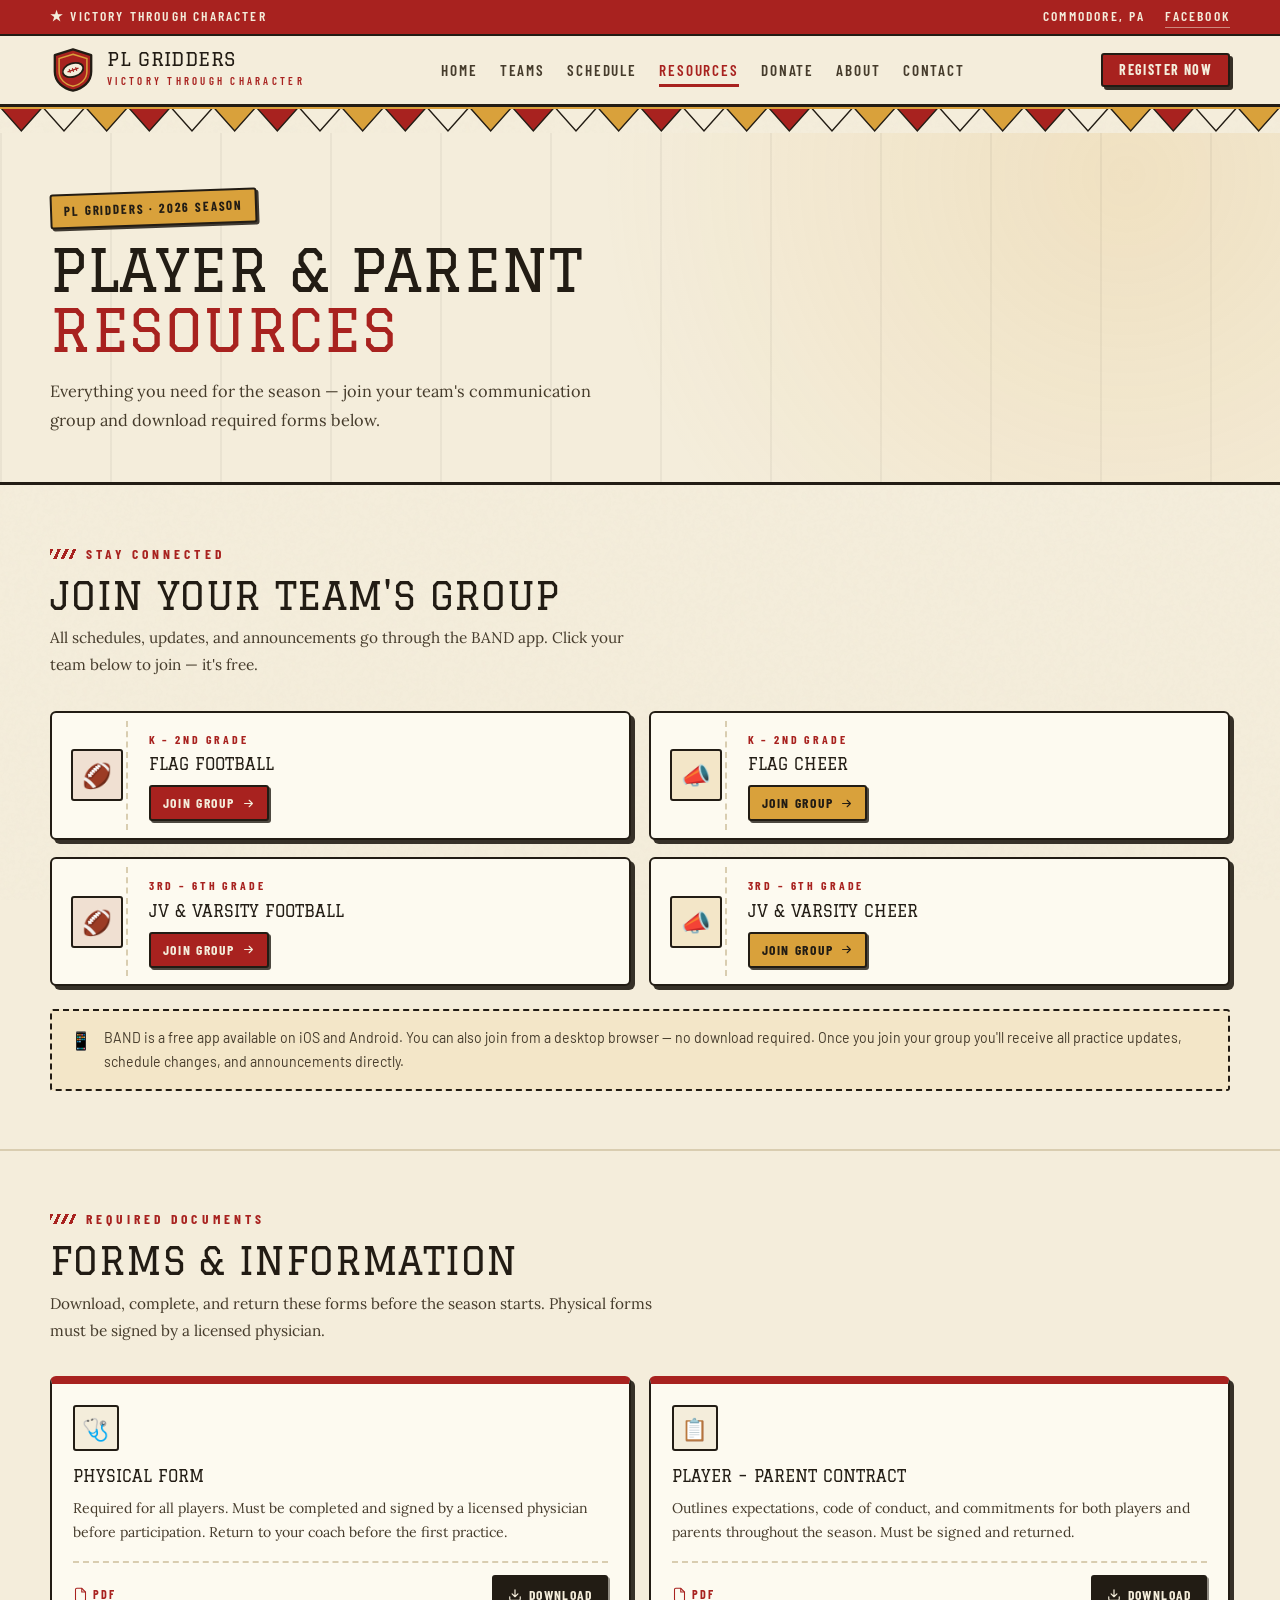
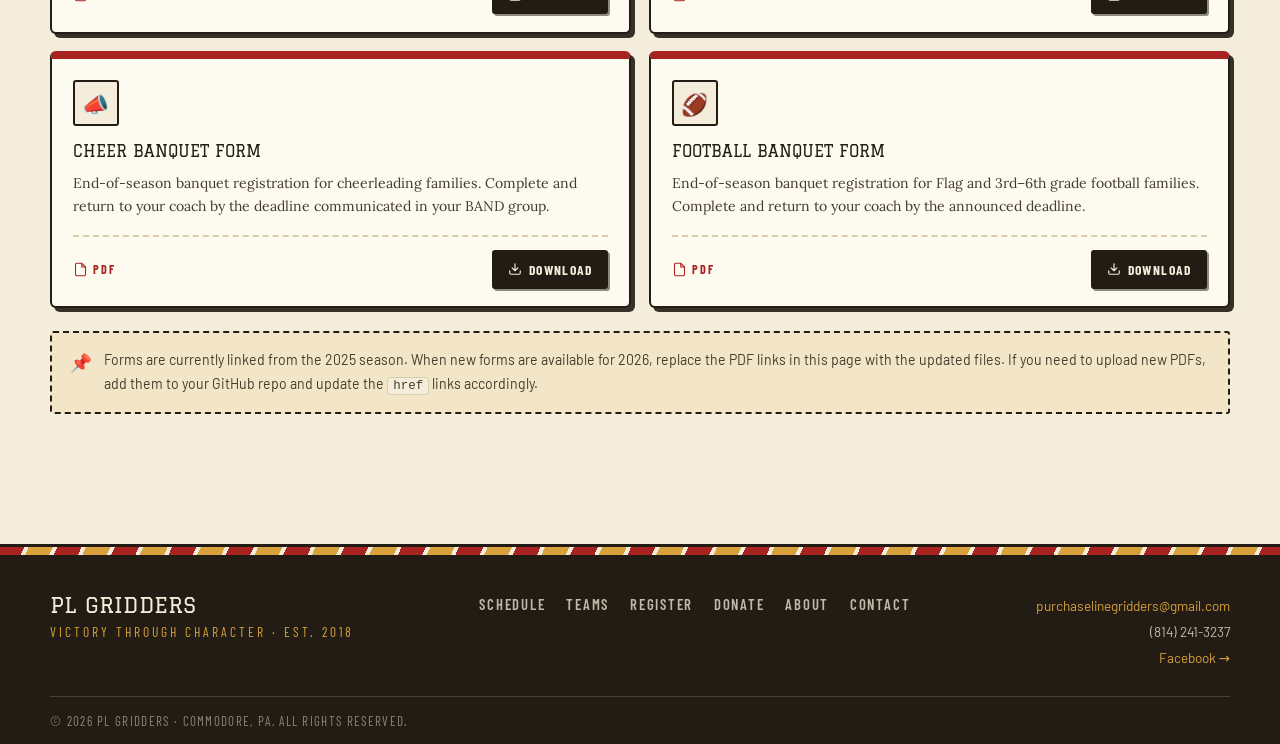
<file: resources.html>
<!DOCTYPE html>
<html lang="en">
<head>
  <meta charset="UTF-8">
  <title>Resources | PL Gridders</title>
  <meta name="viewport" content="width=device-width, initial-scale=1.0">
  <meta name="description" content="Player and parent resources for PL Gridders — join your team's BAND group and download required forms.">
  <meta name="theme-color" content="#a8221f">
  <link rel="preconnect" href="https://fonts.googleapis.com">
  <link rel="preconnect" href="https://fonts.gstatic.com" crossorigin>
  <link href="https://fonts.googleapis.com/css2?family=Graduate&family=Barlow+Condensed:wght@500;600;700&family=Barlow:wght@400;500;600;700&family=Lora:ital,wght@0,400;0,600;1,400&display=swap" rel="stylesheet">
  <link rel="stylesheet" href="theme.css">
  <style>
    .sec{padding-block:3.6rem}
    .sec + .sec{border-top:2px solid var(--line)}
    .sec-title{font-size:clamp(1.7rem,3.4vw,2.4rem);margin-bottom:.6rem}
    .sec-sub{font-family:'Lora',Georgia,serif;font-size:.96rem;color:var(--ink-2);max-width:38rem;line-height:1.75;margin-bottom:2rem}

    /* BAND group ticket cards */
    .band-grid{display:grid;grid-template-columns:1fr 1fr;gap:1.1rem}
    @media(max-width:760px){.band-grid{grid-template-columns:1fr}}
    .band-card{
      display:flex;align-items:center;gap:1.1rem;
      background:var(--card);border:2px solid var(--ink);border-radius:var(--r-md);
      box-shadow:var(--shadow-sm);padding:1.05rem 1.2rem;position:relative;
      transition:transform var(--t),box-shadow var(--t);
    }
    .band-card:hover{transform:translate(-2px,-2px);box-shadow:6px 6px 0 rgba(34,28,20,.9)}
    .band-card::before{
      content:"";position:absolute;top:8px;bottom:8px;left:74px;
      border-left:2px dashed var(--line);
    }
    .band-icon{
      width:52px;height:52px;flex-shrink:0;font-size:1.5rem;
      display:flex;align-items:center;justify-content:center;
      border:2px solid var(--ink);border-radius:var(--r-sm);
    }
    .band-icon--fb{background:var(--red-wash)}
    .band-icon--ch{background:var(--gold-wash)}
    .band-info{flex:1;padding-left:.5rem}
    .band-division{font-family:'Barlow Condensed',sans-serif;font-weight:700;font-size:.74rem;text-transform:uppercase;letter-spacing:.24em;color:var(--red)}
    .band-name{font-family:'Graduate',serif;font-size:1.02rem;text-transform:uppercase;margin:.15rem 0 .5rem}
    .band-btn{
      display:inline-flex;align-items:center;gap:.4rem;
      font-family:'Barlow Condensed',sans-serif;font-weight:700;font-size:.85rem;
      text-transform:uppercase;letter-spacing:.12em;
      padding:.32rem .75rem;border:2px solid var(--ink);border-radius:var(--r-sm);
      box-shadow:2px 2px 0 rgba(34,28,20,.8);transition:all var(--t);
    }
    .band-btn--fb{background:var(--red);color:var(--paper)}
    .band-btn--ch{background:var(--gold);color:var(--ink)}
    .band-card:hover .band-btn{transform:translate(-1px,-1px);box-shadow:3px 3px 0 rgba(34,28,20,.9)}
    .band-arrow{width:13px;height:13px;transition:transform var(--t)}
    .band-card:hover .band-arrow{transform:translateX(3px)}

    .band-note{
      display:flex;gap:.8rem;align-items:flex-start;margin-top:1.4rem;
      border:2px dashed var(--ink);border-radius:var(--r-sm);background:var(--gold-wash);
      padding:.95rem 1.1rem;font-size:.88rem;line-height:1.7;color:var(--ink-2);
    }
    .band-note-icon{font-size:1.1rem;flex-shrink:0}
    .band-note code{font-size:.78rem;background:var(--paper);border:1px solid var(--line);padding:.08rem .3rem;border-radius:3px}

    /* forms */
    .forms-grid{display:grid;grid-template-columns:1fr 1fr;gap:1.1rem}
    @media(max-width:760px){.forms-grid{grid-template-columns:1fr}}
    .form-card{
      background:var(--card);border:2px solid var(--ink);border-radius:var(--r-md);
      box-shadow:var(--shadow-sm);padding:1.3rem 1.3rem 1.1rem;
      display:flex;flex-direction:column;border-top:8px solid var(--red);
      transition:transform var(--t),box-shadow var(--t);
    }
    .form-card:hover{transform:translate(-2px,-2px);box-shadow:6px 6px 0 rgba(34,28,20,.9)}
    .form-card-icon{
      width:46px;height:46px;font-size:1.35rem;display:flex;align-items:center;justify-content:center;
      border:2px solid var(--ink);border-radius:var(--r-sm);background:var(--paper);margin-bottom:.8rem;
    }
    .form-card-title{font-family:'Graduate',serif;font-size:1rem;text-transform:uppercase;margin-bottom:.45rem}
    .form-card-desc{font-family:'Lora',Georgia,serif;font-size:.88rem;color:var(--ink-2);line-height:1.7;flex:1;margin-bottom:1rem}
    .form-card-footer{display:flex;align-items:center;justify-content:space-between;gap:1rem;padding-top:.8rem;border-top:2px dashed var(--line)}
    .form-tag{
      display:inline-flex;align-items:center;gap:.35rem;
      font-family:'Barlow Condensed',sans-serif;font-weight:700;font-size:.76rem;
      letter-spacing:.16em;color:var(--red);text-transform:uppercase;
    }
    .form-tag svg{width:15px;height:15px;stroke:var(--red)}
    .dl-btn{
      display:inline-flex;align-items:center;gap:.45rem;
      font-family:'Barlow Condensed',sans-serif;font-weight:700;font-size:.85rem;
      text-transform:uppercase;letter-spacing:.1em;
      padding:.4rem .85rem;background:var(--ink);color:var(--paper);
      border:2px solid var(--ink);border-radius:var(--r-sm);
      box-shadow:2px 2px 0 rgba(34,28,20,.5);transition:all var(--t);
    }
    .dl-btn:hover{background:var(--red);transform:translate(-1px,-1px);box-shadow:3px 3px 0 rgba(34,28,20,.85)}
    .dl-btn svg{width:14px;height:14px}
  </style>
</head>
<body>

<!-- TOP STRIPE -->
<div class="top-stripe">
  <div class="container">
    <span>★ Victory Through Character</span>
    <div class="ts-right">
      <span class="ts-hide">Commodore, PA</span>
      <a href="https://www.facebook.com/Purchase-Line-Little-Gridders-313146252057597" target="_blank" rel="noopener">Facebook</a>
    </div>
  </div>
</div>

<!-- HEADER -->
<header class="site-header">
  <div class="container">
    <nav class="nav">
      <a href="index.html" class="brand">
        <div class="brand-logo">
          <svg viewBox="0 0 48 48" xmlns="http://www.w3.org/2000/svg" aria-hidden="true">
            <path d="M24 2.5 43 8.5v17c0 11-8.6 17.6-19 20-10.4-2.4-19-9-19-20v-17Z" fill="#a8221f" stroke="#221c14" stroke-width="2.4" stroke-linejoin="round"/>
            <path d="M24 7.5 38.5 12v13.2c0 8.6-6.6 13.8-14.5 15.8-7.9-2-14.5-7.2-14.5-15.8V12Z" fill="none" stroke="#d9a13b" stroke-width="1.6"/>
            <g transform="rotate(-18 24 24)">
              <ellipse cx="24" cy="24" rx="11" ry="7" fill="#f4eddb" stroke="#221c14" stroke-width="1.8"/>
              <line x1="18" y1="24" x2="30" y2="24" stroke="#a8221f" stroke-width="1.4"/>
              <line x1="20.5" y1="22" x2="20.5" y2="26" stroke="#a8221f" stroke-width="1.2"/>
              <line x1="24" y1="22" x2="24" y2="26" stroke="#a8221f" stroke-width="1.2"/>
              <line x1="27.5" y1="22" x2="27.5" y2="26" stroke="#a8221f" stroke-width="1.2"/>
            </g>
          </svg>
        </div>
        <div>
          <div class="brand-name">PL Gridders</div>
          <div class="brand-sub">Victory Through Character</div>
        </div>
      </a>
      <button class="nav-toggle" id="nav-toggle" aria-label="Toggle menu"><span class="hamburger"></span></button>
      <div class="nav-links" id="nav-links">
        <a href="index.html">Home</a>
        <a href="index.html#teams">Teams</a>
        <a href="index.html#schedule">Schedule</a>
        <a href="resources.html" class="on">Resources</a>
        <a href="donate.html">Donate</a>
        <a href="about.html">About</a>
        <a href="index.html#contact">Contact</a>
        <a href="register.html" class="nav-reg">Register Now</a>
      </div>
      <div class="nav-actions">
        <button class="btn btn--red btn--sm" onclick="window.location='register.html'">Register Now</button>
      </div>
    </nav>
  </div>
</header>

<!-- PENNANT BUNTING -->
<div class="bunting" aria-hidden="true">
  <svg preserveAspectRatio="none" viewBox="0 0 1200 26" xmlns="http://www.w3.org/2000/svg">
    <defs>
      <pattern id="pennants" x="0" y="0" width="120" height="26" patternUnits="userSpaceOnUse">
        <path d="M0 0h40L20 24Z"   fill="#a8221f" stroke="#221c14" stroke-width="1.4"/>
        <path d="M40 0h40L60 24Z"  fill="#f4eddb" stroke="#221c14" stroke-width="1.4"/>
        <path d="M80 0h40L100 24Z" fill="#d9a13b" stroke="#221c14" stroke-width="1.4"/>
      </pattern>
    </defs>
    <rect width="1200" height="26" fill="url(#pennants)"/>
  </svg>
</div>

<!-- PAGE HERO -->
<section class="page-hero">
  <div class="container">
    <div class="ph-kicker"><span class="sticker">PL Gridders · 2026 Season</span></div>
    <h1 class="display ph-title">Player &amp; Parent<br><span class="accent">Resources</span></h1>
    <p class="ph-sub">Everything you need for the season — join your team's communication group and download required forms below.</p>
  </div>
</section>

<main>

  <!-- BAND GROUPS -->
  <div class="sec">
    <div class="container">
      <div class="eyebrow">Stay connected</div>
      <h2 class="display sec-title">Join Your Team's Group</h2>
      <p class="sec-sub">All schedules, updates, and announcements go through the BAND app. Click your team below to join — it's free.</p>

      <div class="band-grid">

        <a class="band-card" href="https://band.us/n/a1ab05Pasdx8e" target="_blank" rel="noopener">
          <div class="band-icon band-icon--fb">🏈</div>
          <div class="band-info">
            <div class="band-division">K – 2nd Grade</div>
            <div class="band-name">Flag Football</div>
            <span class="band-btn band-btn--fb">
              Join Group
              <svg class="band-arrow" viewBox="0 0 20 20" fill="none"><path d="M4 10h12M11 5l5 5-5 5" stroke="currentColor" stroke-width="1.7" stroke-linecap="round" stroke-linejoin="round"/></svg>
            </span>
          </div>
        </a>

        <a class="band-card" href="https://band.us/n/aea102P2s7Zd4" target="_blank" rel="noopener">
          <div class="band-icon band-icon--ch">📣</div>
          <div class="band-info">
            <div class="band-division">K – 2nd Grade</div>
            <div class="band-name">Flag Cheer</div>
            <span class="band-btn band-btn--ch">
              Join Group
              <svg class="band-arrow" viewBox="0 0 20 20" fill="none"><path d="M4 10h12M11 5l5 5-5 5" stroke="currentColor" stroke-width="1.7" stroke-linecap="round" stroke-linejoin="round"/></svg>
            </span>
          </div>
        </a>

        <a class="band-card" href="https://band.us/n/aca008P5s6ebW" target="_blank" rel="noopener">
          <div class="band-icon band-icon--fb">🏈</div>
          <div class="band-info">
            <div class="band-division">3rd – 6th Grade</div>
            <div class="band-name">JV &amp; Varsity Football</div>
            <span class="band-btn band-btn--fb">
              Join Group
              <svg class="band-arrow" viewBox="0 0 20 20" fill="none"><path d="M4 10h12M11 5l5 5-5 5" stroke="currentColor" stroke-width="1.7" stroke-linecap="round" stroke-linejoin="round"/></svg>
            </span>
          </div>
        </a>

        <a class="band-card" href="https://band.us/n/a2ac0aP5t5aeS" target="_blank" rel="noopener">
          <div class="band-icon band-icon--ch">📣</div>
          <div class="band-info">
            <div class="band-division">3rd – 6th Grade</div>
            <div class="band-name">JV &amp; Varsity Cheer</div>
            <span class="band-btn band-btn--ch">
              Join Group
              <svg class="band-arrow" viewBox="0 0 20 20" fill="none"><path d="M4 10h12M11 5l5 5-5 5" stroke="currentColor" stroke-width="1.7" stroke-linecap="round" stroke-linejoin="round"/></svg>
            </span>
          </div>
        </a>

      </div>

      <div class="band-note">
        <span class="band-note-icon">📱</span>
        <span>BAND is a free app available on iOS and Android. You can also join from a desktop browser — no download required. Once you join your group you'll receive all practice updates, schedule changes, and announcements directly.</span>
      </div>
    </div>
  </div>

  <!-- FORMS -->
  <div class="sec">
    <div class="container">
      <div class="eyebrow">Required documents</div>
      <h2 class="display sec-title">Forms &amp; Information</h2>
      <p class="sec-sub">Download, complete, and return these forms before the season starts. Physical forms must be signed by a licensed physician.</p>

      <div class="forms-grid">

        <div class="form-card">
          <div class="form-card-icon">🩺</div>
          <div class="form-card-title">Physical Form</div>
          <div class="form-card-desc">Required for all players. Must be completed and signed by a licensed physician before participation. Return to your coach before the first practice.</div>
          <div class="form-card-footer">
            <div class="form-tag">
              <svg viewBox="0 0 24 24" fill="none" stroke-width="1.7"><path d="M14 2H6a2 2 0 00-2 2v16a2 2 0 002 2h12a2 2 0 002-2V8l-6-6z" stroke="currentColor"/><polyline points="14,2 14,8 20,8" stroke="currentColor"/></svg>
              PDF
            </div>
            <a class="dl-btn" href="https://www.plgridders.com/_files/ugd/d0a1cf_6b148b5f4bc44970a368d7fc8eb5627d.pdf" target="_blank" rel="noopener">
              <svg viewBox="0 0 24 24" fill="none" stroke-width="2"><path d="M21 15v4a2 2 0 01-2 2H5a2 2 0 01-2-2v-4M7 10l5 5 5-5M12 15V3" stroke="currentColor" stroke-linecap="round" stroke-linejoin="round"/></svg>
              Download
            </a>
          </div>
        </div>

        <div class="form-card">
          <div class="form-card-icon">📋</div>
          <div class="form-card-title">Player – Parent Contract</div>
          <div class="form-card-desc">Outlines expectations, code of conduct, and commitments for both players and parents throughout the season. Must be signed and returned.</div>
          <div class="form-card-footer">
            <div class="form-tag">
              <svg viewBox="0 0 24 24" fill="none" stroke-width="1.7"><path d="M14 2H6a2 2 0 00-2 2v16a2 2 0 002 2h12a2 2 0 002-2V8l-6-6z" stroke="currentColor"/><polyline points="14,2 14,8 20,8" stroke="currentColor"/></svg>
              PDF
            </div>
            <a class="dl-btn" href="https://www.plgridders.com/_files/ugd/d0a1cf_f2c91af0bd6b4251a4f12d17d79622cc.pdf" target="_blank" rel="noopener">
              <svg viewBox="0 0 24 24" fill="none" stroke-width="2"><path d="M21 15v4a2 2 0 01-2 2H5a2 2 0 01-2-2v-4M7 10l5 5 5-5M12 15V3" stroke="currentColor" stroke-linecap="round" stroke-linejoin="round"/></svg>
              Download
            </a>
          </div>
        </div>

        <div class="form-card">
          <div class="form-card-icon">📣</div>
          <div class="form-card-title">Cheer Banquet Form</div>
          <div class="form-card-desc">End-of-season banquet registration for cheerleading families. Complete and return to your coach by the deadline communicated in your BAND group.</div>
          <div class="form-card-footer">
            <div class="form-tag">
              <svg viewBox="0 0 24 24" fill="none" stroke-width="1.7"><path d="M14 2H6a2 2 0 00-2 2v16a2 2 0 002 2h12a2 2 0 002-2V8l-6-6z" stroke="currentColor"/><polyline points="14,2 14,8 20,8" stroke="currentColor"/></svg>
              PDF
            </div>
            <a class="dl-btn" href="https://www.plgridders.com/_files/ugd/d0a1cf_64f40f646b694c5b8c3652e3f1601b24.pdf" target="_blank" rel="noopener">
              <svg viewBox="0 0 24 24" fill="none" stroke-width="2"><path d="M21 15v4a2 2 0 01-2 2H5a2 2 0 01-2-2v-4M7 10l5 5 5-5M12 15V3" stroke="currentColor" stroke-linecap="round" stroke-linejoin="round"/></svg>
              Download
            </a>
          </div>
        </div>

        <div class="form-card">
          <div class="form-card-icon">🏈</div>
          <div class="form-card-title">Football Banquet Form</div>
          <div class="form-card-desc">End-of-season banquet registration for Flag and 3rd–6th grade football families. Complete and return to your coach by the announced deadline.</div>
          <div class="form-card-footer">
            <div class="form-tag">
              <svg viewBox="0 0 24 24" fill="none" stroke-width="1.7"><path d="M14 2H6a2 2 0 00-2 2v16a2 2 0 002 2h12a2 2 0 002-2V8l-6-6z" stroke="currentColor"/><polyline points="14,2 14,8 20,8" stroke="currentColor"/></svg>
              PDF
            </div>
            <a class="dl-btn" href="https://www.plgridders.com/_files/ugd/d0a1cf_e04a46493af94ab7afe419a8ded57f1a.pdf" target="_blank" rel="noopener">
              <svg viewBox="0 0 24 24" fill="none" stroke-width="2"><path d="M21 15v4a2 2 0 01-2 2H5a2 2 0 01-2-2v-4M7 10l5 5 5-5M12 15V3" stroke="currentColor" stroke-linecap="round" stroke-linejoin="round"/></svg>
              Download
            </a>
          </div>
        </div>

      </div>

      <div class="band-note" style="margin-top:1.4rem">
        <span class="band-note-icon">📌</span>
        <span>Forms are currently linked from the 2025 season. When new forms are available for 2026, replace the PDF links in this page with the updated files. If you need to upload new PDFs, add them to your GitHub repo and update the <code>href</code> links accordingly.</span>
      </div>
    </div>
  </div>

</main>

<!-- FOOTER -->
<footer class="site-footer">
  <div class="container foot-inner">
    <div class="foot-brand">
      <div class="display">PL Gridders</div>
      <p>Victory Through Character · Est. 2018</p>
    </div>
    <div class="f-links">
      <a href="index.html#schedule">Schedule</a>
      <a href="index.html#teams">Teams</a>
      <a href="register.html">Register</a>
      <a href="donate.html">Donate</a>
      <a href="about.html">About</a>
      <a href="index.html#contact">Contact</a>
    </div>
    <div class="f-contact">
      <a href="mailto:purchaselinegridders@gmail.com">purchaselinegridders@gmail.com</a><br>
      (814) 241-3237<br>
      <a href="https://www.facebook.com/Purchase-Line-Little-Gridders-313146252057597" target="_blank" rel="noopener">Facebook →</a>
    </div>
  </div>
  <div class="container foot-base">
    <div>&copy; <span id="yr"></span> PL Gridders · Commodore, PA. All rights reserved.</div>
  </div>
</footer>

<script>
  document.getElementById('yr').textContent = new Date().getFullYear();
  var nt = document.getElementById('nav-toggle');
  var nl = document.getElementById('nav-links');
  if (nt) {
    nt.addEventListener('click', function(){
      var o = nl.classList.toggle('nav-links--open');
      nt.classList.toggle('nav-toggle--open', o);
      document.body.classList.toggle('no-scroll', o);
    });
    nl.querySelectorAll('a').forEach(function(a){ a.addEventListener('click', function(){
      nl.classList.remove('nav-links--open');
      nt.classList.remove('nav-toggle--open');
      document.body.classList.remove('no-scroll');
    });});
  }
</script>
</body>
</html>
</file>
<file: theme.css>
/* ════════════════════════════════════════════════════════════════
   PL GRIDDERS — "GAMEDAY PROGRAM" DESIGN SYSTEM
   Shared across all public pages. Vintage varsity / Friday-night
   football program: cream paper, dragon red, ink, gold.
   ════════════════════════════════════════════════════════════════ */

:root{
  --paper:      #f4eddb;
  --paper-2:    #ebe0c6;
  --card:       #fdfaf0;
  --ink:        #221c14;
  --ink-2:      #453b2b;
  --muted:      #82745d;
  --line:       #d9cdb0;
  --line-soft:  #e5dcc4;
  --red:        #a8221f;
  --red-deep:   #7e1614;
  --red-bright: #c8332e;
  --red-wash:   #f0e0d2;
  --gold:       #d9a13b;
  --gold-deep:  #a87a20;
  --gold-wash:  #f3e6c8;
  --green:      #2f6b3c;
  --green-deep: #1e4828;
  --win:        #2f6b3c;
  --loss:       #a8221f;
  --r-sm:       3px;
  --r-md:       6px;
  --shadow:     6px 6px 0 rgba(34,28,20,.9);
  --shadow-sm:  4px 4px 0 rgba(34,28,20,.9);
  --shadow-red: 6px 6px 0 var(--red);
  --t:          180ms cubic-bezier(.4,0,.2,1);
}

*,*::before,*::after{box-sizing:border-box;margin:0;padding:0}
html{scroll-behavior:smooth}
body{
  font-family:'Barlow',system-ui,sans-serif;
  background:var(--paper);
  color:var(--ink);
  min-height:100vh;
  overflow-x:hidden;
  -webkit-font-smoothing:antialiased;
  line-height:1.6;
}
/* paper grain */
body::before{
  content:"";position:fixed;inset:0;z-index:0;pointer-events:none;opacity:.5;
  background:url("data:image/svg+xml,%3Csvg viewBox='0 0 200 200' xmlns='http://www.w3.org/2000/svg'%3E%3Cfilter id='n'%3E%3CfeTurbulence type='fractalNoise' baseFrequency='0.8' numOctaves='3' stitchTiles='stitch'/%3E%3C/filter%3E%3Crect width='200' height='200' filter='url(%23n)' opacity='0.045'/%3E%3C/svg%3E");
}
a{color:inherit;text-decoration:none}
button{font-family:inherit;cursor:pointer}
img{max-width:100%;display:block}
.no-scroll{overflow:hidden}
.container{width:min(1180px,100% - 2.5rem);margin-inline:auto;position:relative;z-index:1}

/* ── TYPE ──────────────────────────────────────────────────────── */
.display{font-family:'Graduate',serif;font-weight:400;text-transform:uppercase;line-height:1.04;letter-spacing:.01em}
.cond{font-family:'Barlow Condensed',sans-serif}
.serif{font-family:'Lora',Georgia,serif}

.eyebrow{
  font-family:'Barlow Condensed',sans-serif;font-weight:700;font-size:.85rem;
  text-transform:uppercase;letter-spacing:.3em;color:var(--red);
  display:flex;align-items:center;gap:.6rem;margin-bottom:.7rem;
}
.eyebrow::before{
  content:"";width:26px;height:10px;flex-shrink:0;
  background:repeating-linear-gradient(115deg,var(--red) 0 3px,transparent 3px 7px);
}

/* index.html section-header classes (kept for JS compat) */
.sh{display:flex;align-items:flex-end;justify-content:space-between;gap:1.5rem;margin-bottom:2.2rem;flex-wrap:wrap}
.sk{font-family:'Barlow Condensed',sans-serif;font-weight:700;font-size:.85rem;text-transform:uppercase;letter-spacing:.3em;color:var(--red);display:flex;align-items:center;gap:.6rem;margin-bottom:.7rem}
.sk::before{content:"";width:26px;height:10px;flex-shrink:0;background:repeating-linear-gradient(115deg,var(--red) 0 3px,transparent 3px 7px)}
.st{font-size:clamp(1.7rem,3.4vw,2.6rem);margin-bottom:.6rem}
.ss{font-family:'Lora',Georgia,serif;font-size:.98rem;color:var(--ink-2);max-width:38rem;line-height:1.7}
.sa{font-family:'Barlow Condensed',sans-serif;font-weight:600;font-size:.9rem;text-transform:uppercase;letter-spacing:.14em;color:var(--muted)}
.sa a{color:var(--red);border-bottom:2px solid var(--gold)}
.sa a:hover{color:var(--red-deep)}

/* hash-mark horizontal rule (yard lines) */
.hashrule{
  height:14px;margin:0 auto;border:0;
  background:
    repeating-linear-gradient(90deg,var(--ink) 0 2px,transparent 2px 28px) center/100% 10px no-repeat,
    linear-gradient(var(--ink),var(--ink)) center/100% 2px no-repeat;
  opacity:.18;
}

/* ── BUTTONS ───────────────────────────────────────────────────── */
.btn{
  display:inline-flex;align-items:center;justify-content:center;gap:.5rem;
  font-family:'Barlow Condensed',sans-serif;font-weight:700;font-size:1rem;
  text-transform:uppercase;letter-spacing:.1em;line-height:1;white-space:nowrap;
  padding:.78rem 1.5rem;border:2px solid var(--ink);border-radius:var(--r-sm);
  background:var(--card);color:var(--ink);
  box-shadow:var(--shadow-sm);
  transition:transform var(--t),box-shadow var(--t),background var(--t),color var(--t);
  position:relative;
}
.btn:hover{transform:translate(-2px,-2px);box-shadow:6px 6px 0 rgba(34,28,20,.9)}
.btn:active{transform:translate(2px,2px);box-shadow:0 0 0 rgba(34,28,20,.9)}
.btn:disabled{opacity:.5;cursor:not-allowed;transform:none;box-shadow:var(--shadow-sm)}
.btn--red{background:var(--red);color:var(--paper)}
.btn--red:hover{background:var(--red-bright)}
.btn--ink{background:var(--ink);color:var(--paper)}
.btn--gold{background:var(--gold);color:var(--ink)}
.btn--ghost{background:transparent}
.btn--sm{padding:.5rem 1rem;font-size:.88rem;box-shadow:3px 3px 0 rgba(34,28,20,.9)}
.btn--lg{padding:.95rem 2.1rem;font-size:1.1rem}
.btn--full{width:100%}

/* ── CHIPS / STICKERS ──────────────────────────────────────────── */
.chip{
  display:inline-block;font-family:'Barlow Condensed',sans-serif;font-weight:600;
  font-size:.82rem;text-transform:uppercase;letter-spacing:.12em;
  padding:.28rem .7rem;border:1.5px solid var(--ink);border-radius:var(--r-sm);
  background:var(--gold-wash);color:var(--ink-2);
}
.sticker{
  display:inline-block;font-family:'Barlow Condensed',sans-serif;font-weight:700;
  font-size:.82rem;text-transform:uppercase;letter-spacing:.14em;
  padding:.3rem .75rem;background:var(--gold);color:var(--ink);
  border:2px solid var(--ink);border-radius:var(--r-sm);
  box-shadow:2px 2px 0 rgba(34,28,20,.85);transform:rotate(-2deg);
}
.stamp{
  display:inline-block;font-family:'Barlow Condensed',sans-serif;font-weight:700;
  font-size:.78rem;text-transform:uppercase;letter-spacing:.18em;
  padding:.2rem .6rem;color:var(--red);border:2px dashed var(--red);
  border-radius:var(--r-sm);transform:rotate(-1.5deg);background:rgba(168,34,31,.04);
}

/* ── TOP STRIPE + HEADER ───────────────────────────────────────── */
.top-stripe{
  background:var(--red);color:var(--paper);position:relative;z-index:60;
  font-family:'Barlow Condensed',sans-serif;font-weight:600;font-size:.85rem;
  text-transform:uppercase;letter-spacing:.16em;
  border-bottom:2px solid var(--ink);
}
.top-stripe .container{display:flex;justify-content:space-between;gap:1rem;padding-block:.34rem}
.top-stripe a{border-bottom:1px solid rgba(244,237,219,.5)}
.top-stripe a:hover{color:var(--gold)}
.ts-right{display:flex;gap:1.2rem}
@media(max-width:640px){.ts-right span.ts-hide{display:none}}

.site-header{
  position:sticky;top:0;z-index:50;background:var(--paper);
  border-bottom:3px solid var(--ink);
  box-shadow:0 2px 0 var(--gold);
}
.nav{display:flex;align-items:center;justify-content:space-between;padding-block:.7rem;gap:1.2rem}
.brand{display:flex;align-items:center;gap:.7rem;flex-shrink:0}
.brand-logo{width:46px;height:46px;flex-shrink:0}
.brand-logo svg{width:100%;height:100%;display:block}
.brand-name{font-family:'Graduate',serif;font-size:1.18rem;line-height:1;letter-spacing:.02em;text-transform:uppercase;color:var(--ink)}
.brand-sub{font-family:'Barlow Condensed',sans-serif;font-weight:600;font-size:.68rem;text-transform:uppercase;letter-spacing:.3em;color:var(--red);margin-top:.18rem}
.nav-links{display:flex;align-items:center;gap:1.4rem;font-family:'Barlow Condensed',sans-serif;font-weight:600;font-size:.95rem;letter-spacing:.12em;text-transform:uppercase;color:var(--ink-2)}
.nav-links a{position:relative;padding-block:.2rem;transition:color var(--t)}
.nav-links a::after{content:"";position:absolute;left:0;bottom:-2px;width:0;height:3px;background:var(--red);transition:width var(--t)}
.nav-links a:hover{color:var(--red)}
.nav-links a:hover::after,.nav-links a.on::after{width:100%}
.nav-links a.on{color:var(--red)}
.nav-actions{display:flex;align-items:center;gap:.6rem}
.nav-toggle{display:none;width:42px;height:42px;border:2px solid var(--ink);border-radius:var(--r-sm);background:var(--card);align-items:center;justify-content:center;box-shadow:3px 3px 0 rgba(34,28,20,.9)}
.hamburger{width:18px;height:2px;background:var(--ink);position:relative;transition:transform var(--t)}
.hamburger::before,.hamburger::after{content:"";position:absolute;left:0;width:18px;height:2px;background:inherit;transition:transform var(--t),top var(--t),opacity var(--t)}
.hamburger::before{top:-6px}
.hamburger::after{top:6px}
.nav-toggle--open .hamburger{transform:rotate(45deg)}
.nav-toggle--open .hamburger::before{top:0;transform:rotate(-90deg)}
.nav-toggle--open .hamburger::after{top:0;opacity:0}

.nav-links .nav-reg{display:none}
@media(max-width:920px){
  .nav-toggle{display:flex}
  .nav-links{
    display:none;position:fixed;inset:0;top:0;z-index:49;
    background:var(--paper);flex-direction:column;justify-content:center;
    gap:1.6rem;font-size:1.5rem;
  }
  .nav-links--open{display:flex}
  .nav-actions .btn--ghost{display:none}
  .nav-links .nav-reg{
    display:inline-flex;align-items:center;gap:.5rem;
    background:var(--red);color:var(--paper);border:2px solid var(--ink);
    border-radius:var(--r-sm);padding:.6rem 1.6rem;box-shadow:4px 4px 0 rgba(34,28,20,.9);
  }
  .nav-links .nav-reg::after{display:none}
}
@media(max-width:640px){
  .nav-actions{display:none}
}
@media(max-width:480px){
  .btn{white-space:normal;text-align:center}
  .btn--lg{width:100%;padding:.9rem 1.2rem}
}

/* pennant bunting strip */
.bunting{position:relative;z-index:1;height:26px;overflow:hidden;line-height:0}
.bunting svg{width:100%;height:26px;display:block}

/* ── FOOTER ────────────────────────────────────────────────────── */
.site-footer{
  margin-top:4.5rem;background:var(--ink);color:var(--paper);position:relative;z-index:1;
  border-top:3px solid var(--ink);
}
.site-footer::before{
  content:"";display:block;height:8px;
  background:repeating-linear-gradient(115deg,var(--red) 0 22px,var(--paper) 22px 26px,var(--gold) 26px 48px,var(--paper) 48px 52px);
}
.foot-inner{display:flex;align-items:flex-start;justify-content:space-between;gap:2rem;padding-block:2.4rem 1.6rem;flex-wrap:wrap}
.foot-brand .display{font-size:1.4rem;color:var(--paper)}
.foot-brand p{font-family:'Barlow Condensed',sans-serif;font-size:.85rem;text-transform:uppercase;letter-spacing:.22em;color:var(--gold);margin-top:.3rem}
.f-links{display:flex;gap:1.3rem;flex-wrap:wrap;font-family:'Barlow Condensed',sans-serif;font-weight:600;font-size:.92rem;text-transform:uppercase;letter-spacing:.12em;color:rgba(244,237,219,.75)}
.f-links a:hover{color:var(--gold)}
.f-contact{font-size:.85rem;color:rgba(244,237,219,.75);line-height:1.9;text-align:right}
.f-contact a{color:var(--gold)}
.f-contact a:hover{color:var(--paper)}
.foot-base{border-top:1px solid rgba(244,237,219,.18);padding-block:.85rem;display:flex;justify-content:space-between;gap:1rem;flex-wrap:wrap;font-family:'Barlow Condensed',sans-serif;font-size:.82rem;letter-spacing:.1em;text-transform:uppercase;color:rgba(244,237,219,.5)}
.foot-base a:hover{color:var(--gold)}
@media(max-width:760px){.f-contact{text-align:left}}

/* ── FORMS (shared by contact / register / donate) ─────────────── */
.ffield{margin-bottom:1.05rem}
.flabel{
  display:block;font-family:'Barlow Condensed',sans-serif;font-weight:700;
  font-size:.88rem;text-transform:uppercase;letter-spacing:.14em;
  color:var(--ink-2);margin-bottom:.4rem;
}
.req{color:var(--red);margin-left:.2rem}
.opt{font-weight:500;color:var(--muted);letter-spacing:.06em;text-transform:none;font-size:.8rem}
.finput,.fselect,.ftextarea{
  width:100%;font-family:'Barlow',sans-serif;font-size:.95rem;color:var(--ink);
  background:var(--card);border:2px solid var(--ink);border-radius:var(--r-sm);
  padding:.62rem .75rem;transition:box-shadow var(--t),border-color var(--t);
  appearance:none;
}
.finput::placeholder,.ftextarea::placeholder{color:#b3a78e}
.finput:focus,.fselect:focus,.ftextarea:focus{outline:none;border-color:var(--red);box-shadow:3px 3px 0 var(--gold)}
.ftextarea{min-height:110px;resize:vertical}
.fselect{
  background-image:url("data:image/svg+xml,%3Csvg xmlns='http://www.w3.org/2000/svg' width='12' height='8' viewBox='0 0 12 8'%3E%3Cpath d='M1 1l5 5 5-5' fill='none' stroke='%23221c14' stroke-width='2'/%3E%3C/svg%3E");
  background-repeat:no-repeat;background-position:right .8rem center;padding-right:2.2rem;
}
.frow--2{display:grid;grid-template-columns:1fr 1fr;gap:.9rem}
.frow--3{display:grid;grid-template-columns:1fr 1fr 1fr;gap:.9rem}
@media(max-width:640px){.frow--2,.frow--3{grid-template-columns:1fr}}

/* pill radio groups (grade, shirt size) */
.fradio{display:flex;flex-wrap:wrap;gap:.5rem}
.fradio-item input{position:absolute;opacity:0;pointer-events:none}
.fradio-item label{
  display:inline-flex;align-items:center;justify-content:center;min-width:46px;
  padding:.42rem .8rem;border:2px solid var(--ink);border-radius:var(--r-sm);
  background:var(--card);font-family:'Barlow Condensed',sans-serif;font-weight:600;
  font-size:.92rem;text-transform:uppercase;letter-spacing:.08em;cursor:pointer;
  transition:all var(--t);box-shadow:2px 2px 0 rgba(34,28,20,.55);
}
.fradio-item label:hover{transform:translate(-1px,-1px);box-shadow:3px 3px 0 rgba(34,28,20,.7)}
.fradio-item input:checked+label{background:var(--red);color:var(--paper);box-shadow:2px 2px 0 rgba(34,28,20,.9)}
.fradio-item input:focus-visible+label{outline:2px solid var(--gold);outline-offset:2px}

/* team selection cards */
.fteam{display:grid;grid-template-columns:repeat(3,1fr);gap:.6rem}
@media(max-width:760px){.fteam{grid-template-columns:1fr 1fr}}
@media(max-width:480px){.fteam{grid-template-columns:1fr}}
.fteam-item input{position:absolute;opacity:0;pointer-events:none}
.fteam-item label{
  display:block;padding:.7rem .8rem;border:2px solid var(--ink);border-radius:var(--r-sm);
  background:var(--card);cursor:pointer;transition:all var(--t);
  font-size:.8rem;color:var(--muted);box-shadow:2px 2px 0 rgba(34,28,20,.55);
  font-family:'Barlow Condensed',sans-serif;letter-spacing:.06em;text-transform:uppercase;
}
.fteam-item label strong{display:block;font-family:'Graduate',serif;font-weight:400;font-size:.82rem;color:var(--ink);margin-bottom:.2rem;letter-spacing:.02em}
.fteam-item label:hover{transform:translate(-1px,-1px);box-shadow:3px 3px 0 rgba(34,28,20,.7)}
.fteam-item input:checked+label{background:var(--red-wash);border-color:var(--red);box-shadow:3px 3px 0 var(--red)}
.fteam-item input:checked+label strong{color:var(--red)}

/* checkbox / radio acceptance row */
.fcheck{display:flex;align-items:flex-start;gap:.6rem;font-size:.92rem}
.fcheck input{width:20px;height:20px;margin-top:.15rem;accent-color:var(--red);flex-shrink:0}
.fcheck label{cursor:pointer;line-height:1.5}

/* ── REVEAL ANIMATIONS ─────────────────────────────────────────── */
.reveal{opacity:0;transform:translateY(22px);transition:opacity 600ms ease,transform 600ms ease}
.reveal.revealed{opacity:1;transform:none}
.reveal-stagger>*{opacity:0;transform:translateY(18px);transition:opacity 500ms ease,transform 500ms ease}
.reveal-stagger.revealed>*{opacity:1;transform:none}
.reveal-stagger.revealed>*:nth-child(1){transition-delay:0ms}
.reveal-stagger.revealed>*:nth-child(2){transition-delay:90ms}
.reveal-stagger.revealed>*:nth-child(3){transition-delay:180ms}
.reveal-stagger.revealed>*:nth-child(4){transition-delay:270ms}
.reveal-stagger.revealed>*:nth-child(5){transition-delay:360ms}
.reveal-stagger.revealed>*:nth-child(6){transition-delay:450ms}
@media(prefers-reduced-motion:reduce){
  .reveal,.reveal-stagger>*{opacity:1;transform:none;transition:none}
  html{scroll-behavior:auto}
}

/* spinner for async buttons */
@keyframes spin{to{transform:rotate(360deg)}}
.spin{animation:spin .9s linear infinite}
.loading{display:flex;align-items:center;gap:.6rem;color:var(--muted);font-family:'Barlow Condensed',sans-serif;text-transform:uppercase;letter-spacing:.14em;font-size:.9rem;padding:1rem 0}
.spinner{width:16px;height:16px;border:2.5px solid var(--line);border-top-color:var(--red);border-radius:50%;animation:spin .8s linear infinite;display:inline-block}

/* ── GENERIC PAPER CARD ────────────────────────────────────────── */
.pcard{
  background:var(--card);border:2px solid var(--ink);border-radius:var(--r-md);
  box-shadow:var(--shadow);position:relative;
}

/* success screens (register / donate) */
.success-screen{display:none;text-align:center;padding:3.5rem 1rem 2rem;max-width:560px;margin-inline:auto}
.success-screen.on{display:block;animation:successIn 500ms cubic-bezier(.34,1.56,.64,1) both}
@keyframes successIn{from{opacity:0;transform:scale(.92) translateY(14px)}to{opacity:1;transform:none}}
.success-icon{
  width:84px;height:84px;margin:0 auto 1.4rem;border:3px solid var(--ink);border-radius:50%;
  background:var(--gold);display:flex;align-items:center;justify-content:center;
  font-size:2.2rem;box-shadow:var(--shadow-sm);
}
.success-icon svg{width:42px;height:42px;stroke:var(--ink)}
.success-title{font-size:clamp(1.8rem,4.5vw,2.6rem);margin-bottom:1rem}
.success-title .accent{color:var(--red)}
.success-body{font-family:'Lora',Georgia,serif;color:var(--ink-2);font-size:1rem;line-height:1.8;margin-bottom:1.6rem}
.success-card{
  background:var(--card);border:2px solid var(--ink);border-radius:var(--r-md);
  box-shadow:var(--shadow-sm);padding:1.2rem 1.4rem;margin-bottom:1.8rem;text-align:left;
}
.sc-label{font-family:'Barlow Condensed',sans-serif;font-weight:700;font-size:.82rem;text-transform:uppercase;letter-spacing:.22em;color:var(--red);margin-bottom:.6rem;padding-bottom:.4rem;border-bottom:2px dashed var(--line)}
.sc-row{display:flex;justify-content:space-between;gap:1rem;font-size:.92rem;padding-block:.18rem}
.success-screen .btn{margin:.3rem .25rem}

/* payment shared bits */
.pay-error{color:var(--red-bright);font-size:.85rem;font-weight:600;min-height:1.2em;margin-top:.4rem}
.pay-secure{
  display:flex;align-items:center;gap:.5rem;margin-top:.8rem;
  font-family:'Barlow Condensed',sans-serif;font-size:.82rem;letter-spacing:.1em;
  text-transform:uppercase;color:var(--muted);
}
.pay-secure svg{width:15px;height:15px;stroke:var(--green);flex-shrink:0}
#stripe-element{
  border:2px solid var(--ink);border-radius:var(--r-sm);background:var(--card);
  padding:.72rem .75rem;min-height:44px;transition:box-shadow var(--t),border-color var(--t);
}
#stripe-element.StripeElement--focus{border-color:var(--red);box-shadow:3px 3px 0 var(--gold)}
#stripe-element.StripeElement--invalid{border-color:var(--red-bright)}

/* page hero (interior pages) */
.page-hero{
  position:relative;z-index:1;padding:3.6rem 0 3rem;overflow:hidden;
  background:
    radial-gradient(circle at 88% 12%, rgba(217,161,59,.16), transparent 45%),
    var(--paper);
  border-bottom:3px solid var(--ink);
}
.page-hero::after{
  content:"";position:absolute;inset:0;pointer-events:none;opacity:.05;
  background:repeating-linear-gradient(90deg,var(--ink) 0 2px,transparent 2px 110px);
}
.ph-kicker{display:inline-flex;align-items:center;gap:.5rem;margin-bottom:1rem}
.ph-title{font-size:clamp(2.2rem,5.5vw,3.6rem)}
.ph-title .accent{color:var(--red)}
.ph-sub{font-family:'Lora',Georgia,serif;font-size:1.02rem;color:var(--ink-2);max-width:36rem;line-height:1.75;margin-top:1rem}
</file>
